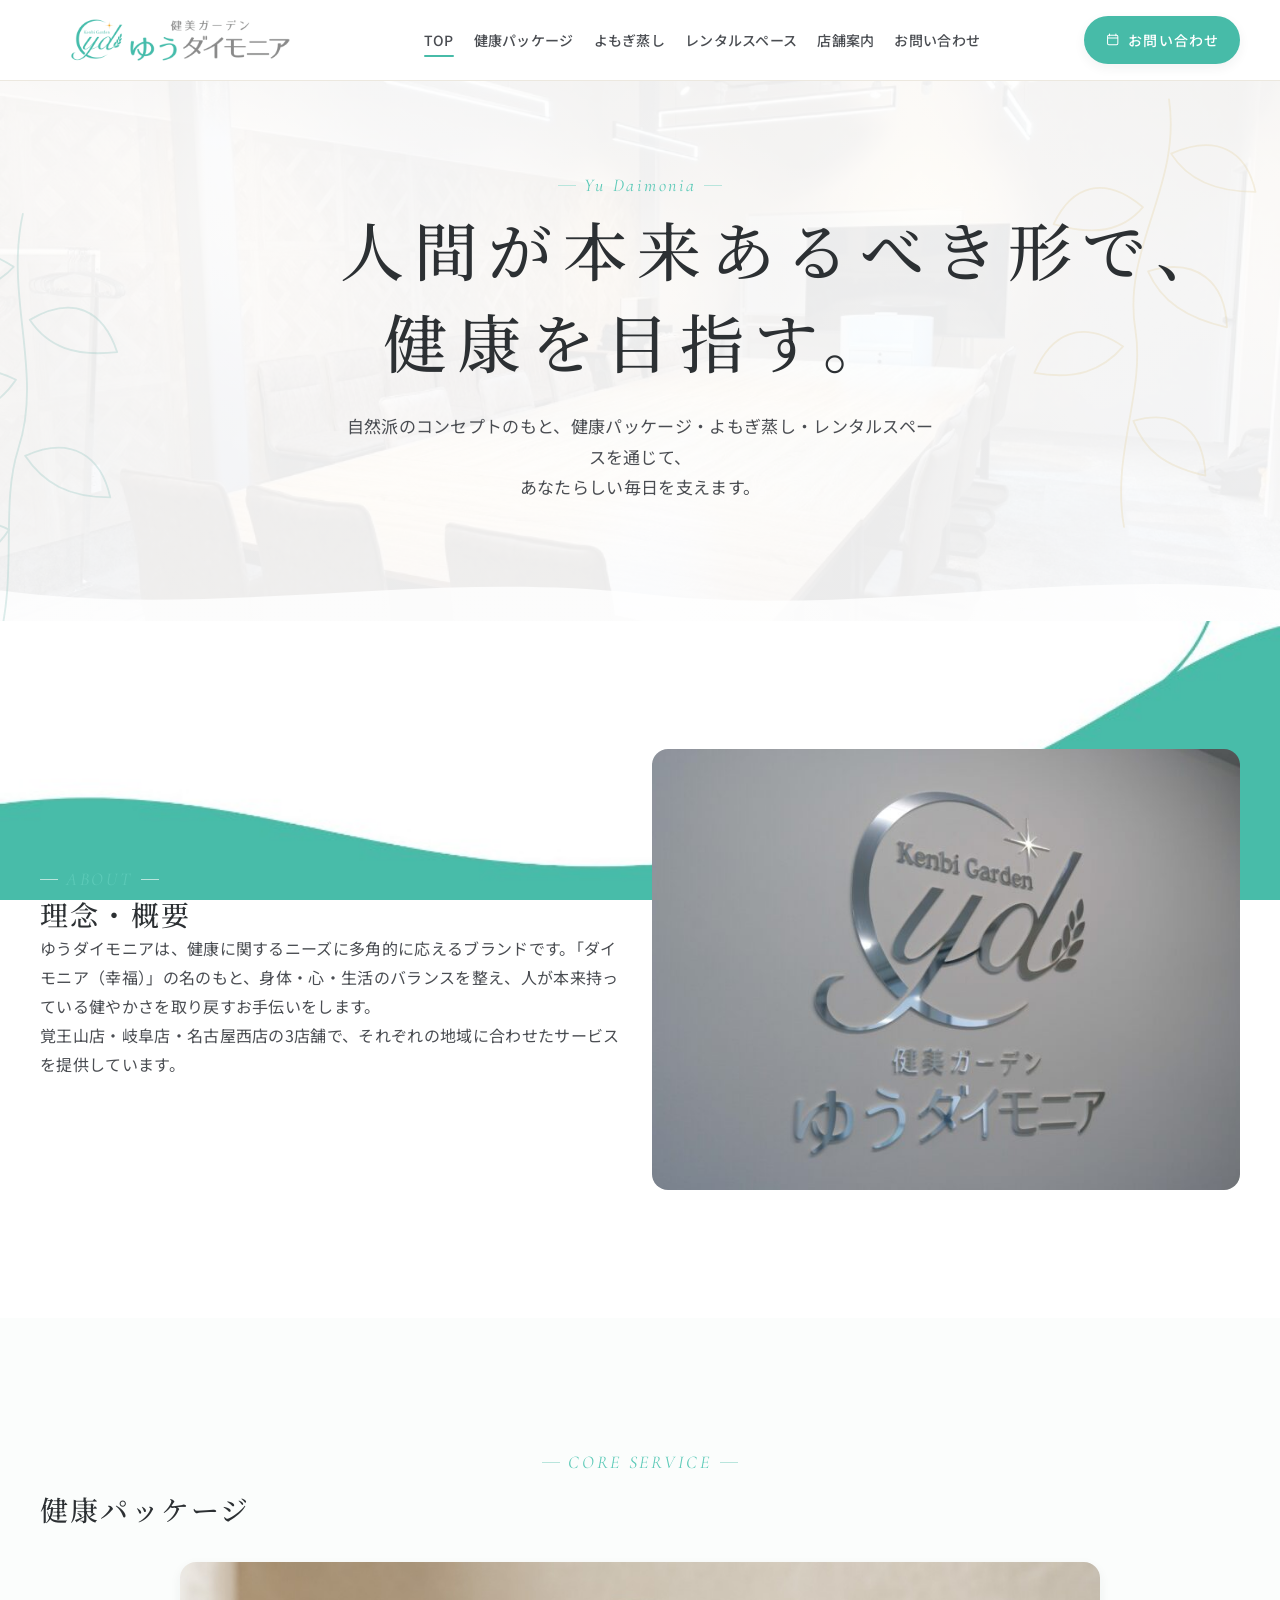
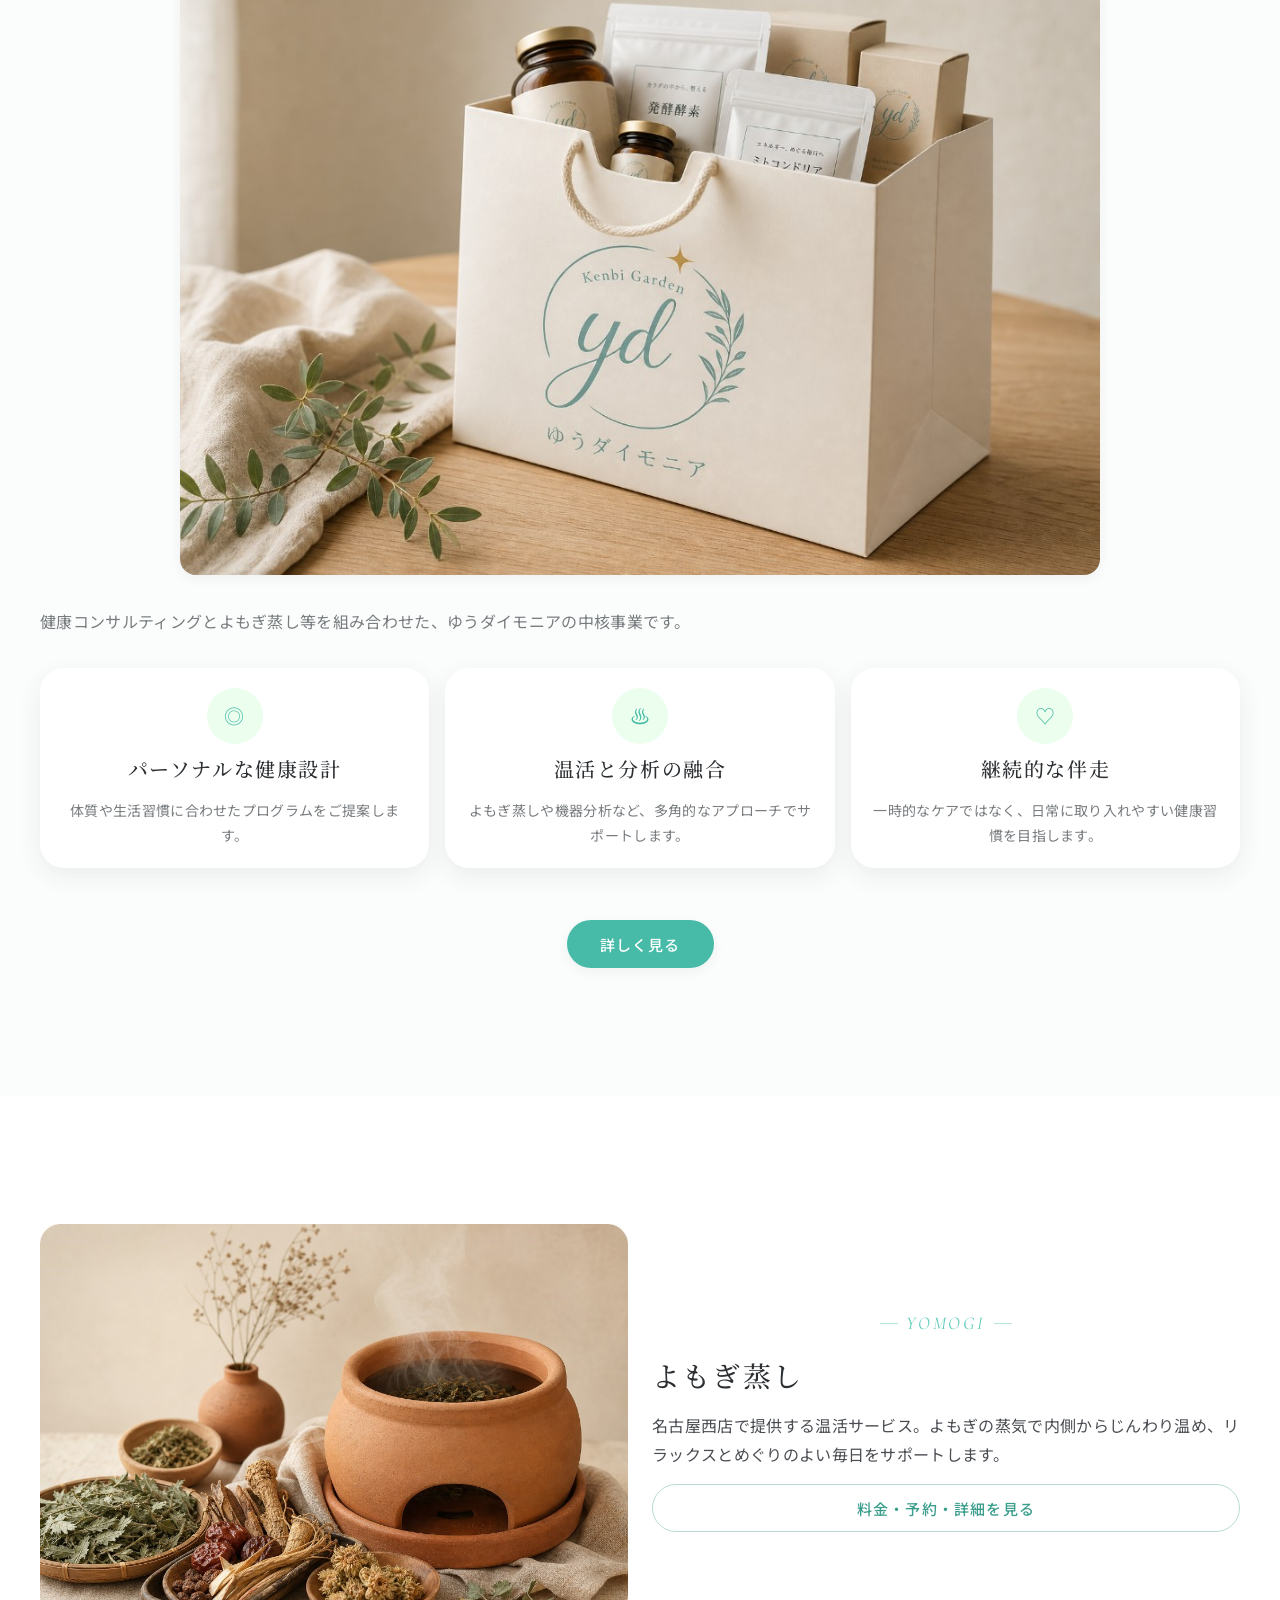
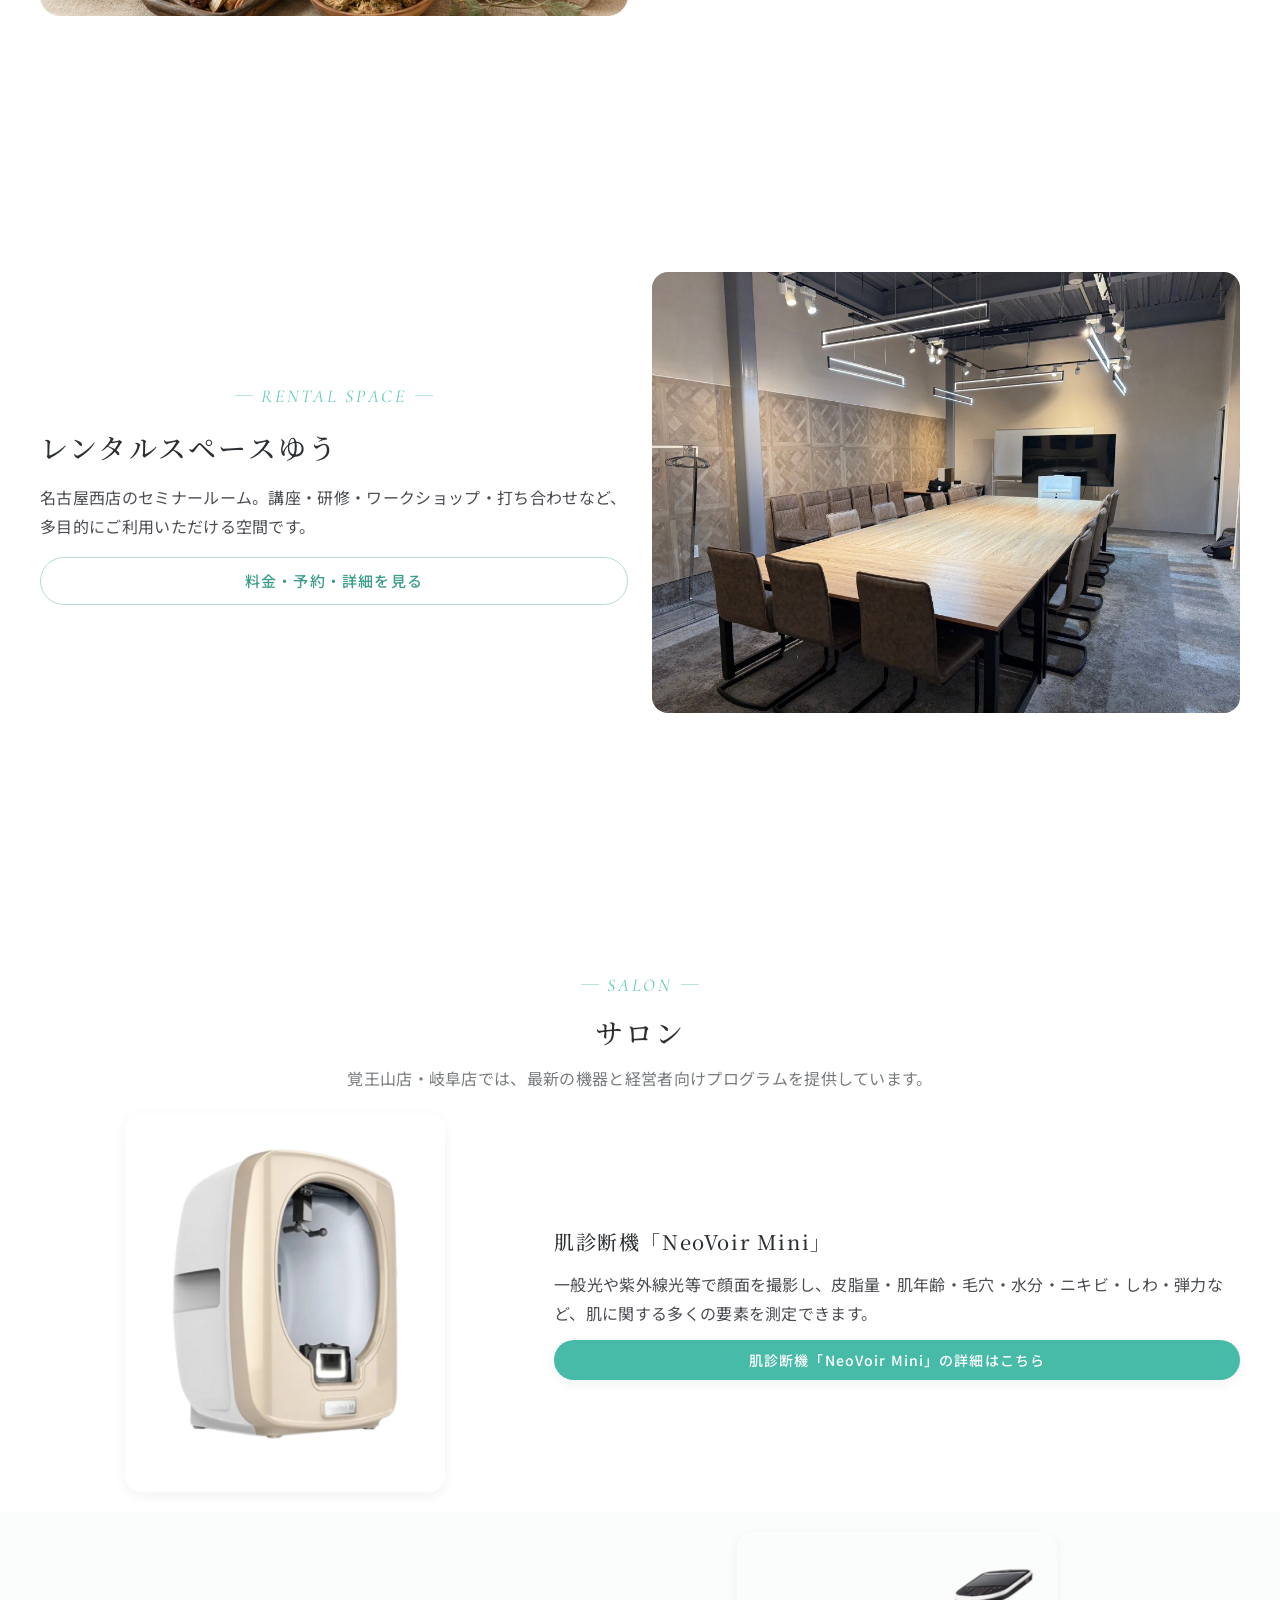
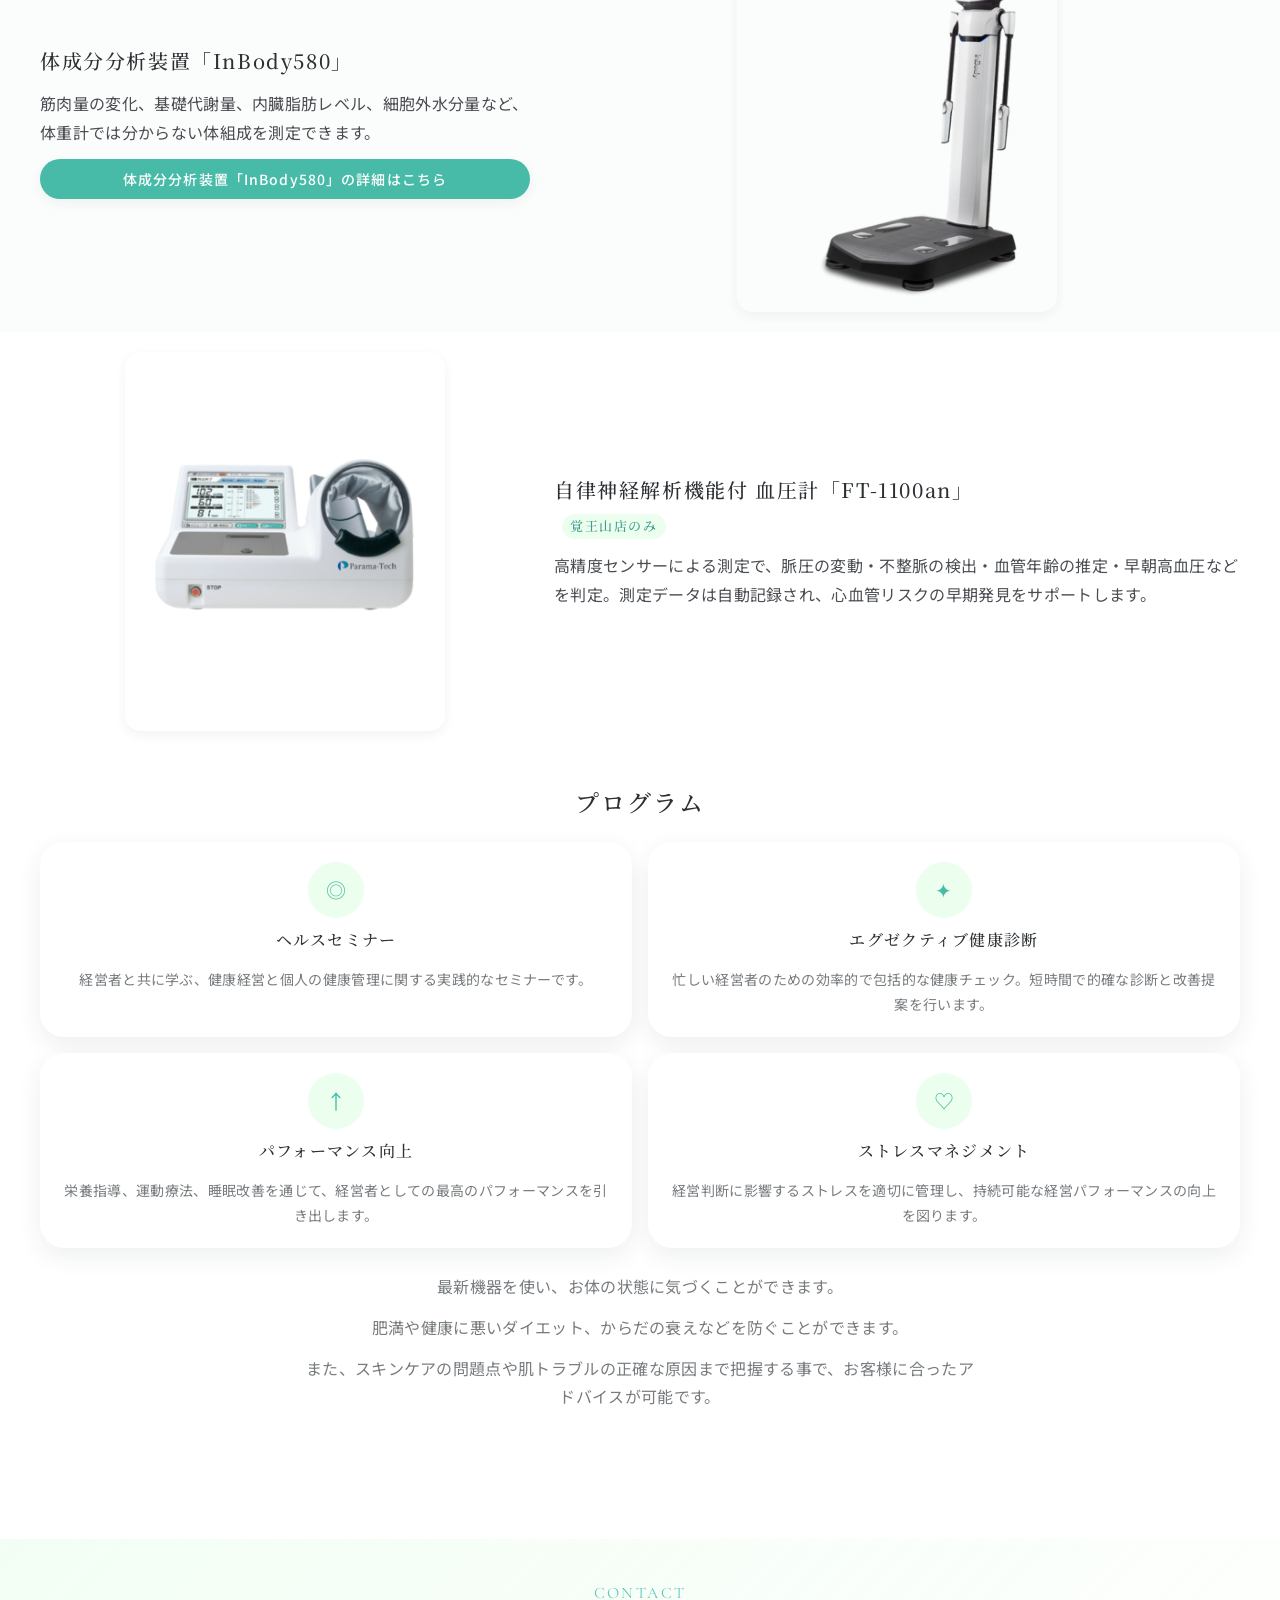
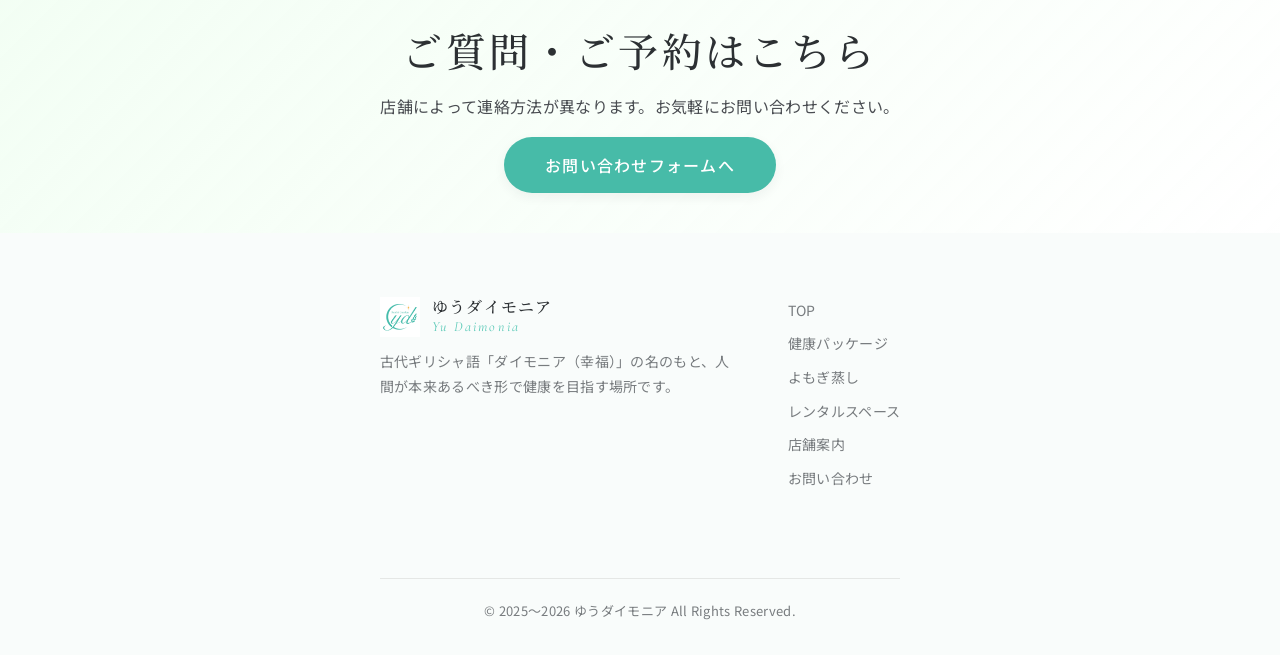
<file: index.html>
<!DOCTYPE html>
<html lang="ja">
<head>
  <meta charset="UTF-8">
  <meta name="viewport" content="width=device-width, initial-scale=1.0">
  <meta http-equiv="X-UA-Compatible" content="IE=edge">
  <title>ゆうダイモニア | 人間本来の健康を目指す</title>
  <meta name="description" content="名古屋・岐阜の健康サロン「ゆうダイモニア」。健康パッケージ・よもぎ蒸し・レンタルスペースを提供しています。">
  <link rel="canonical" href="https://yu-daimonia.com/">
  <meta name="robots" content="index, follow">
  <meta name="format-detection" content="telephone=no">
  <meta property="og:site_name" content="ゆうダイモニア">
  <meta property="og:type" content="website">
  <meta property="og:locale" content="ja_JP">
  <meta property="og:title" content="ゆうダイモニア | 人間本来の健康を目指す">
  <meta property="og:description" content="名古屋・岐阜の健康サロン「ゆうダイモニア」。健康パッケージ・よもぎ蒸し・レンタルスペースを提供しています。">
  <meta property="og:url" content="https://yu-daimonia.com/">
  <meta property="og:image" content="https://yu-daimonia.com/assets/images/ogp.jpg">
  <meta property="og:image:width" content="1200">
  <meta property="og:image:height" content="630">
  <meta name="twitter:card" content="summary_large_image">
  <meta name="twitter:title" content="ゆうダイモニア | 人間本来の健康を目指す">
  <meta name="twitter:description" content="名古屋・岐阜の健康サロン「ゆうダイモニア」。健康パッケージ・よもぎ蒸し・レンタルスペースを提供しています。">
  <meta name="twitter:image" content="https://yu-daimonia.com/assets/images/ogp.jpg">
  <link rel="icon" href="favicon.ico?v=2" sizes="any">
  <link rel="icon" href="apple-touch-icon.png?v=2" type="image/png" sizes="300x300">
  <link rel="apple-touch-icon" href="apple-touch-icon.png">
  <link rel="preconnect" href="https://fonts.googleapis.com">
  <link rel="preconnect" href="https://fonts.gstatic.com" crossorigin>
  <link rel="stylesheet" href="assets/css/style.css">
    <script type="application/ld+json">
{
  "@context": "https://schema.org",
  "@type": "Organization",
  "name": "ゆうダイモニア",
  "url": "https://yu-daimonia.com/",
  "logo": "https://yu-daimonia.com/assets/images/logo.png",
  "description": "名古屋・岐阜の健康サロン。健康パッケージ・よもぎ蒸し・レンタルスペースを提供しています。"
}
</script>
</head>
<body>
  <div class="site-bg-deco" aria-hidden="true"></div>

  <a class="skip-link" href="#main-content">本文へスキップ</a>
  <header class="site-header">
    <div class="site-header__inner">
      <a href="./" class="site-logo site-logo--image" aria-label="ゆうダイモニア ホーム">
        <img class="site-logo__image" src="assets/images/logo.png" alt="ゆうダイモニアロゴ">
      </a>
      <nav class="global-nav" aria-label="グローバルナビゲーション">
        <ul class="global-nav__list">
          <li><a href="./" aria-current="page">TOP</a></li>
          <li><a href="health-package/">健康パッケージ</a></li>
          <li><a href="yomogi/"><span class="phrase-keep">よもぎ蒸し</span></a></li>
          <li><a href="rental-space/">レンタルスペース</a></li>
          <li><a href="shop/">店舗案内</a></li>
          <li><a href="contact/">お問い合わせ</a></li>
        </ul>
      </nav>
      <a href="contact/" class="btn btn--primary btn--pill site-header__cta" aria-label="お問い合わせ">
        <svg class="btn__icon" viewBox="0 0 24 24" aria-hidden="true">
          <path d="M7 3v3M17 3v3M4.5 9.5h15M6 5h12a2 2 0 0 1 2 2v11a2 2 0 0 1-2 2H6a2 2 0 0 1-2-2V7a2 2 0 0 1 2-2Z" fill="none" stroke="currentColor" stroke-width="1.6" stroke-linecap="round"/>
        </svg>
        <span class="site-header__cta-label">お問い合わせ</span>
      </a>
      <button class="hamburger" type="button" aria-label="メニューを開く" aria-expanded="false" aria-controls="mobile-nav">
        <span></span><span></span><span></span>
      </button>
    </div>
  </header>
  <div class="mobile-nav-backdrop" aria-hidden="true"></div>
  <nav class="mobile-nav" id="mobile-nav" aria-label="モバイルナビゲーション">
    <ul class="mobile-nav__list">
      <li><a href="./" aria-current="page">TOP</a></li>
      <li><a href="health-package/">健康パッケージ</a></li>
      <li><a href="yomogi/"><span class="phrase-keep">よもぎ蒸し</span></a></li>
      <li><a href="rental-space/">レンタルスペース</a></li>
      <li><a href="shop/">店舗案内</a></li>
      <li><a href="contact/">お問い合わせ</a></li>
    </ul>
    <a href="contact/" class="btn btn--primary mobile-nav__cta">お問い合わせ</a>
  </nav>
  <main id="main-content">

<section class="home-hero home-hero--brand">
      <div class="home-hero__bg home-hero__bg--brand" aria-hidden="true">
        <video class="home-hero__video" autoplay muted loop playsinline preload="metadata">
          <source src="assets/videos/home-hero-keyvisual.mp4" type="video/mp4">
        </video>
      </div>
      <img class="decoration-leaf home-hero__leaf home-hero__leaf--left" src="assets/svg/leaf-deco-01.svg" alt="" aria-hidden="true">
      <img class="decoration-leaf home-hero__leaf home-hero__leaf--right" src="assets/svg/leaf-deco-02.svg" alt="" aria-hidden="true">
      <div class="home-hero__inner">
        <div class="home-hero__content home-hero__content--intro">
          <p class="home-eyebrow home-hero__intro-item">Yu Daimonia</p>
          <h1 class="home-hero__title home-hero__intro-item">
            <span class="home-hero__title-line">人間が本来あるべき形で、</span><br>
            <span class="home-hero__title-line">健康を目指す。</span>
          </h1>
          <p class="home-hero__lead home-hero__intro-item">自然派のコンセプトのもと、健康パッケージ・<span class="phrase-keep">よもぎ蒸し</span>・レンタルスペースを通じて、<br>あなたらしい毎日を支えます。</p>
        </div>
      </div>
      <div class="wave-divider" aria-hidden="true">
        <svg viewBox="0 0 1440 80" preserveAspectRatio="none">
          <path d="M0,38 C240,76 480,10 720,42 C960,76 1200,6 1440,38 L1440,80 L0,80 Z"/>
        </svg>
      </div>
    </section>

    <section class="brand-about section" data-animate="fade-up">
      <div class="container brand-about__grid">
        <div class="brand-about__text">
          <p class="home-eyebrow">ABOUT</p>
          <h2>理念・概要</h2>
          <p>ゆうダイモニアは、健康に関するニーズに多角的に応えるブランドです。「ダイモニア（幸福）」の名のもと、身体・心・生活のバランスを整え、人が本来持っている健やかさを取り戻すお手伝いをします。</p>
          <p>覚王山店・岐阜店・名古屋西店の3店舗で、それぞれの地域に合わせたサービスを提供しています。</p>
        </div>
        <div class="brand-about__visual">
          <img src="assets/images/brand-story.jpg" alt="ゆうダイモニアの理念をイメージした写真" width="768" height="512" loading="lazy">
        </div>
      </div>
    </section>

    <section class="brand-service section brand-service--health section--soft" data-animate="fade-up">
      <div class="container brand-service-health">
        <header class="brand-service-health__head">
          <p class="home-eyebrow">CORE SERVICE</p>
          <h2>健康パッケージ</h2>
        </header>
        <figure class="brand-service-health__media">
          <img src="assets/images/health-package-main.png" alt="ゆうダイモニアの健康パッケージ。サプリメントや温活用品を添えたギフトバッグ" width="1024" height="682" loading="lazy">
        </figure>
        <p class="brand-service-health__lead">健康コンサルティングと<span class="phrase-keep">よもぎ蒸し</span>等を組み合わせた、ゆうダイモニアの中核事業です。</p>
        <div class="brand-feature-grid brand-feature-grid--health">
          <article class="feature-card">
            <div class="feature-card__icon" aria-hidden="true">◎</div>
            <h3 class="feature-card__title">パーソナルな健康設計</h3>
            <p class="feature-card__text">体質や生活習慣に合わせたプログラムをご提案します。</p>
          </article>
          <article class="feature-card">
            <div class="feature-card__icon" aria-hidden="true">♨</div>
            <h3 class="feature-card__title">温活と分析の融合</h3>
            <p class="feature-card__text"><span class="phrase-keep">よもぎ蒸し</span>や機器分析など、多角的なアプローチでサポートします。</p>
          </article>
          <article class="feature-card">
            <div class="feature-card__icon" aria-hidden="true">♡</div>
            <h3 class="feature-card__title">継続的な伴走</h3>
            <p class="feature-card__text">一時的なケアではなく、日常に取り入れやすい健康習慣を目指します。</p>
          </article>
        </div>
        <p class="brand-service__action">
          <a href="health-package/" class="btn btn--primary">詳しく見る</a>
        </p>
      </div>
    </section>

    <section class="brand-service section brand-service--split" data-animate="split">
      <div class="container brand-service-split">
        <div class="brand-service-split__media">
          <img src="assets/images/kanpou-steam-main.jpg" alt="よもぎ蒸しの蒸気が立ちのぼる写真" width="640" height="480" loading="lazy">
        </div>
        <div class="brand-service-split__body">
          <p class="home-eyebrow">YOMOGI</p>
          <h2><span class="phrase-keep">よもぎ蒸し</span></h2>
          <p>名古屋西店で提供する温活サービス。よもぎの蒸気で内側からじんわり温め、リラックスとめぐりのよい毎日をサポートします。</p>
          <a href="yomogi/" class="btn btn--ghost">料金・予約・詳細を見る</a>
        </div>
      </div>
    </section>

    <section class="brand-service section brand-service--split brand-service--split-reverse" data-animate="split">
      <div class="container brand-service-split">
        <div class="brand-service-split__media">
          <img src="assets/images/room01.jpg" alt="セミナールームの室内写真" width="640" height="480" loading="lazy">
        </div>
        <div class="brand-service-split__body">
          <p class="home-eyebrow">RENTAL SPACE</p>
          <h2>レンタルスペースゆう</h2>
          <p>名古屋西店のセミナールーム。講座・研修・ワークショップ・打ち合わせなど、多目的にご利用いただける空間です。</p>
          <a href="rental-space/" class="btn btn--ghost">料金・予約・詳細を見る</a>
        </div>
      </div>
    </section>

    <?php

declare(strict_types=1);
?>
    <section class="section home-salon" id="salon">
      <div class="container home-salon__head">
        <p class="home-eyebrow">SALON</p>
        <h2>サロン</h2>
        <p class="home-salon__intro">覚王山店・岐阜店では、最新の機器と経営者向けプログラムを提供しています。</p>
      </div>

      <div class="home-salon-equipment">
        <div class="home-salon-equipment__item section brand-service--split" data-animate="split">
          <div class="container brand-service-split">
            <div class="brand-service-split__media">
              <img src="assets/images/salon-neovoir-mini.png" alt="肌診断機 NeoVoir Mini" width="350" height="415" loading="lazy">
            </div>
            <div class="brand-service-split__body">
              <h3 class="home-salon-equipment__title">肌診断機「NeoVoir Mini」</h3>
              <p>一般光や紫外線光等で顔面を撮影し、皮脂量・肌年齢・毛穴・水分・ニキビ・しわ・弾力など、肌に関する多くの要素を測定できます。</p>
              <a href="https://neovoir.com/lp/neom/" class="btn btn--primary btn--sm" target="_blank" rel="noopener noreferrer">肌診断機「NeoVoir Mini」の詳細はこちら</a>
            </div>
          </div>
        </div>

        <div class="home-salon-equipment__item section section--soft brand-service--split brand-service--split-reverse" data-animate="split">
          <div class="container brand-service-split">
            <div class="brand-service-split__media">
              <img src="assets/images/salon-inbody580.png" alt="体成分分析装置 InBody580" width="350" height="415" loading="lazy">
            </div>
            <div class="brand-service-split__body">
              <h3 class="home-salon-equipment__title">体成分分析装置「InBody580」</h3>
              <p>筋肉量の変化、基礎代謝量、内臓脂肪レベル、細胞外水分量など、体重計では分からない体組成を測定できます。</p>
              <a href="https://inbody.co.jp/inbody-580/" class="btn btn--primary btn--sm" target="_blank" rel="noopener noreferrer">体成分分析装置「InBody580」の詳細はこちら</a>
            </div>
          </div>
        </div>

        <div class="home-salon-equipment__item section brand-service--split" data-animate="split">
          <div class="container brand-service-split">
            <div class="brand-service-split__media">
              <img src="assets/images/salon-ft-1100an.png" alt="自律神経解析機能付 血圧計 FT-1100an" width="350" height="415" loading="lazy">
            </div>
            <div class="brand-service-split__body">
              <h3 class="home-salon-equipment__title">
                自律神経解析機能付 血圧計「FT-1100an」
                <span class="shop-badge">覚王山店のみ</span>
              </h3>
              <p>高精度センサーによる測定で、脈圧の変動・不整脈の検出・血管年齢の推定・早朝高血圧などを判定。測定データは自動記録され、心血管リスクの早期発見をサポートします。</p>
            </div>
          </div>
        </div>
      </div>

      <div class="container home-salon__programs" data-animate="fade-up">
        <h3 class="home-salon__programs-title">プログラム</h3>
        <div class="brand-feature-grid brand-feature-grid--salon">
          <article class="feature-card home-salon-program-card">
            <div class="feature-card__icon" aria-hidden="true">◎</div>
            <h4 class="feature-card__title">ヘルスセミナー</h4>
            <p class="feature-card__text">経営者と共に学ぶ、健康経営と個人の健康管理に関する実践的なセミナーです。</p>
          </article>
          <article class="feature-card home-salon-program-card">
            <div class="feature-card__icon" aria-hidden="true">✦</div>
            <h4 class="feature-card__title">エグゼクティブ健康診断</h4>
            <p class="feature-card__text">忙しい経営者のための効率的で包括的な健康チェック。短時間で的確な診断と改善提案を行います。</p>
          </article>
          <article class="feature-card home-salon-program-card">
            <div class="feature-card__icon" aria-hidden="true">↑</div>
            <h4 class="feature-card__title">パフォーマンス向上</h4>
            <p class="feature-card__text">栄養指導、運動療法、睡眠改善を通じて、経営者としての最高のパフォーマンスを引き出します。</p>
          </article>
          <article class="feature-card home-salon-program-card">
            <div class="feature-card__icon" aria-hidden="true">♡</div>
            <h4 class="feature-card__title">ストレスマネジメント</h4>
            <p class="feature-card__text">経営判断に影響するストレスを適切に管理し、持続可能な経営パフォーマンスの向上を図ります。</p>
          </article>
        </div>
      </div>

      <div class="container home-salon__summary">
        <p>最新機器を使い、お体の状態に気づくことができます。</p>
        <p>肥満や健康に悪いダイエット、からだの衰えなどを防ぐことができます。</p>
        <p>また、スキンケアの問題点や肌トラブルの正確な原因まで把握する事で、お客様に合ったアドバイスが可能です。</p>
      </div>
    </section>


<section class="page-cta" data-animate="fade-up">
  <div class="container page-cta__inner">
    <p class="page-cta__eyebrow">CONTACT</p>
    <h2>ご質問・ご予約はこちら</h2>
    <p>店舗によって連絡方法が異なります。お気軽にお問い合わせください。</p>
    <a href="contact/" class="btn btn--primary btn--lg">お問い合わせフォームへ</a>
  </div>
</section>

  </main>
  <footer class="site-footer">
    <div class="site-footer__inner">
      <div class="site-footer__brand">
        <a href="./" class="site-logo" aria-label="ゆうダイモニア ホーム">
          <img class="site-logo__mark site-logo__mark--image" src="assets/images/kenbi-garden-mark.png" alt="健美ガーデン" width="40" height="40">
          <span class="site-logo__name-jp">ゆうダイモニア</span>
          <span class="site-logo__name-en">Yu Daimonia</span>
        </a>
        <p class="site-footer__tagline">古代ギリシャ語「ダイモニア（幸福）」の名のもと、人間が本来あるべき形で健康を目指す場所です。</p>
      </div>
      <nav class="site-footer__nav" aria-label="フッターナビゲーション">
        <ul>
          <li><a href="./">TOP</a></li>
          <li><a href="health-package/">健康パッケージ</a></li>
          <li><a href="yomogi/"><span class="phrase-keep">よもぎ蒸し</span></a></li>
          <li><a href="rental-space/">レンタルスペース</a></li>
          <li><a href="shop/">店舗案内</a></li>
          <li><a href="contact/">お問い合わせ</a></li>
        </ul>
      </nav>
      <div class="site-footer__bottom">
        <p>© <span data-copyright-range data-copyright-start="2025">2025</span> ゆうダイモニア All Rights Reserved.</p>
      </div>
    </div>
  </footer>
  <script src="assets/js/main.js" defer></script>
</body>
</html>
</file>
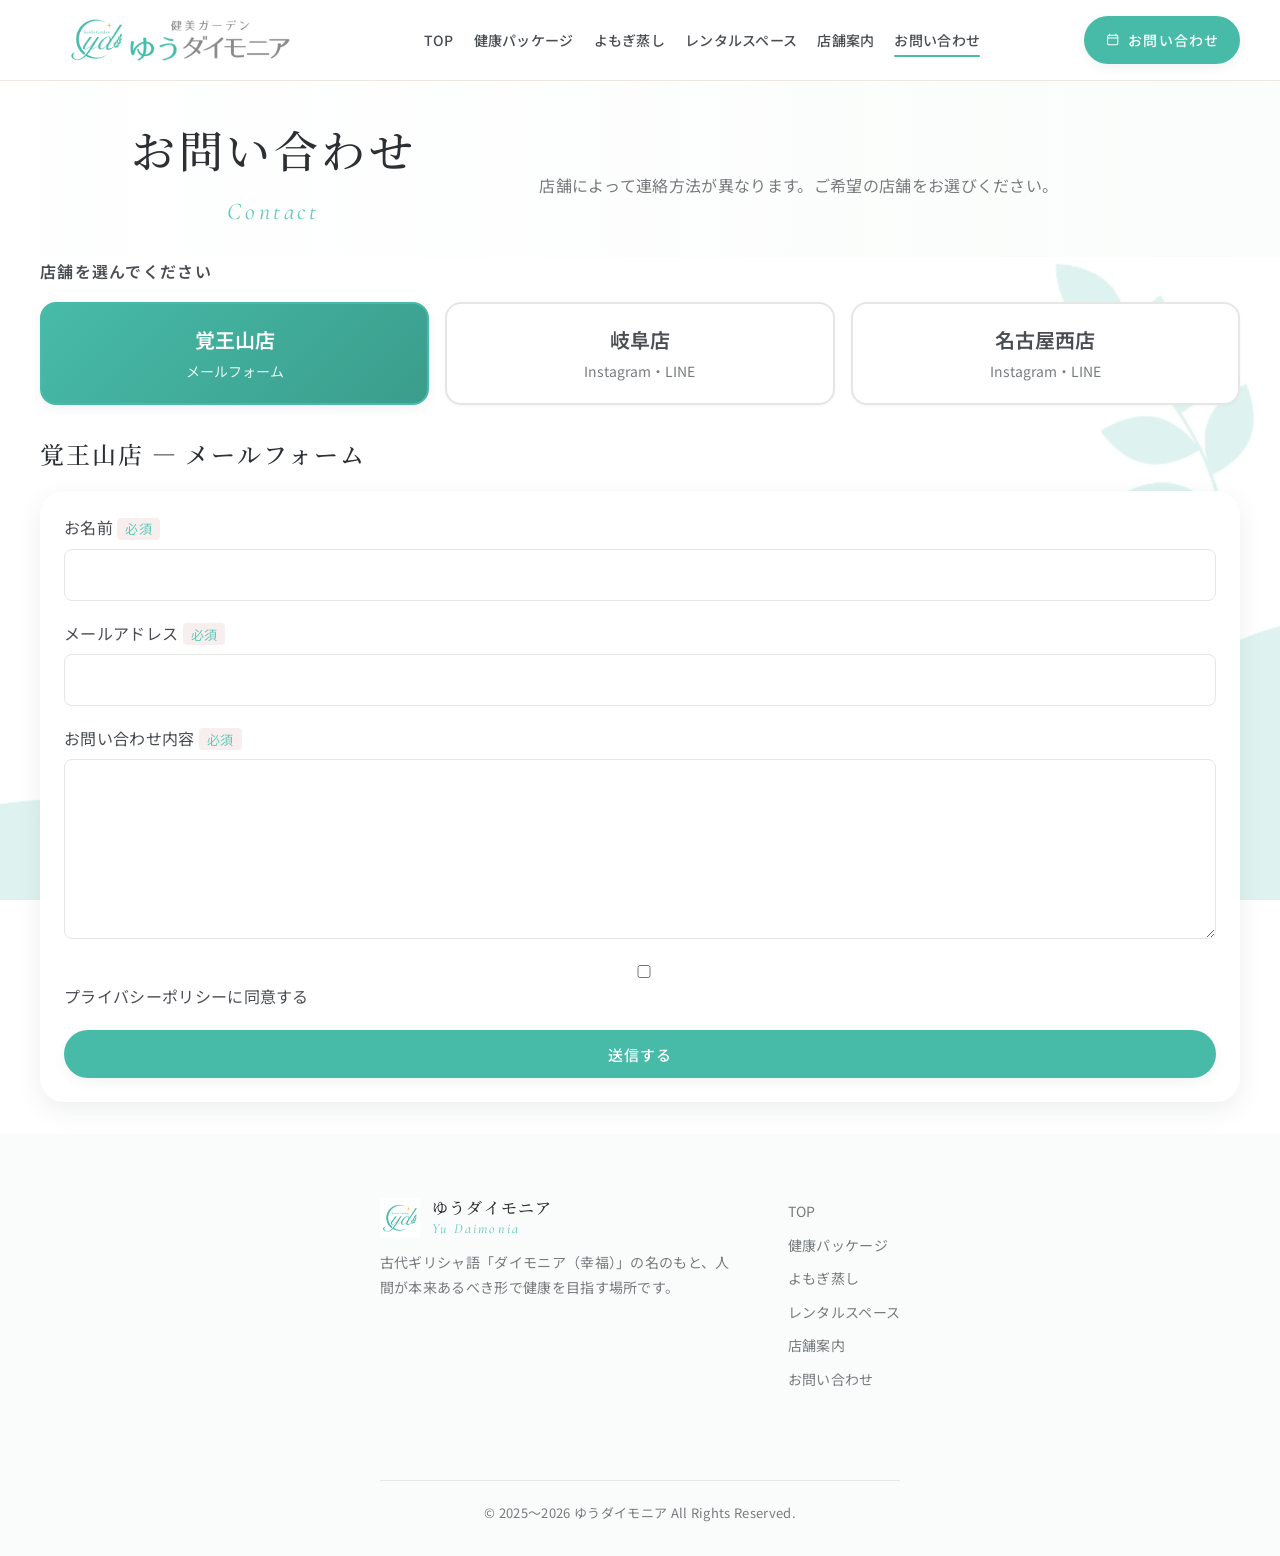
<file: contact/index.html>
<!DOCTYPE html>
<html lang="ja">
<head>
  <meta charset="UTF-8">
  <meta name="viewport" content="width=device-width, initial-scale=1.0">
  <meta http-equiv="X-UA-Compatible" content="IE=edge">
  <title>お問い合わせ | ゆうダイモニア</title>
  <meta name="description" content="ゆうダイモニアへのお問い合わせ・ご予約はこちら。店舗によって連絡方法が異なります。">
  <link rel="canonical" href="https://yu-daimonia.com/contact/">
  <meta name="robots" content="index, follow">
  <meta name="format-detection" content="telephone=no">
  <meta property="og:site_name" content="ゆうダイモニア">
  <meta property="og:type" content="website">
  <meta property="og:locale" content="ja_JP">
  <meta property="og:title" content="お問い合わせ | ゆうダイモニア">
  <meta property="og:description" content="ゆうダイモニアへのお問い合わせ・ご予約はこちら。店舗によって連絡方法が異なります。">
  <meta property="og:url" content="https://yu-daimonia.com/contact/">
  <meta property="og:image" content="https://yu-daimonia.com/assets/images/ogp.jpg">
  <meta property="og:image:width" content="1200">
  <meta property="og:image:height" content="630">
  <meta name="twitter:card" content="summary_large_image">
  <meta name="twitter:title" content="お問い合わせ | ゆうダイモニア">
  <meta name="twitter:description" content="ゆうダイモニアへのお問い合わせ・ご予約はこちら。店舗によって連絡方法が異なります。">
  <meta name="twitter:image" content="https://yu-daimonia.com/assets/images/ogp.jpg">
  <link rel="icon" href="../favicon.ico?v=2" sizes="any">
  <link rel="icon" href="../apple-touch-icon.png?v=2" type="image/png" sizes="300x300">
  <link rel="apple-touch-icon" href="../apple-touch-icon.png">
  <link rel="preconnect" href="https://fonts.googleapis.com">
  <link rel="preconnect" href="https://fonts.gstatic.com" crossorigin>
  <link rel="stylesheet" href="../assets/css/style.css">
  
</head>
<body>
  <div class="site-bg-deco" aria-hidden="true"></div>

  <a class="skip-link" href="#main-content">本文へスキップ</a>
  <header class="site-header">
    <div class="site-header__inner">
      <a href="../" class="site-logo site-logo--image" aria-label="ゆうダイモニア ホーム">
        <img class="site-logo__image" src="../assets/images/logo.png" alt="ゆうダイモニアロゴ">
      </a>
      <nav class="global-nav" aria-label="グローバルナビゲーション">
        <ul class="global-nav__list">
          <li><a href="../">TOP</a></li>
          <li><a href="../health-package/">健康パッケージ</a></li>
          <li><a href="../yomogi/"><span class="phrase-keep">よもぎ蒸し</span></a></li>
          <li><a href="../rental-space/">レンタルスペース</a></li>
          <li><a href="../shop/">店舗案内</a></li>
          <li><a href="../contact/" aria-current="page">お問い合わせ</a></li>
        </ul>
      </nav>
      <a href="../contact/" class="btn btn--primary btn--pill site-header__cta" aria-label="お問い合わせ">
        <svg class="btn__icon" viewBox="0 0 24 24" aria-hidden="true">
          <path d="M7 3v3M17 3v3M4.5 9.5h15M6 5h12a2 2 0 0 1 2 2v11a2 2 0 0 1-2 2H6a2 2 0 0 1-2-2V7a2 2 0 0 1 2-2Z" fill="none" stroke="currentColor" stroke-width="1.6" stroke-linecap="round"/>
        </svg>
        <span class="site-header__cta-label">お問い合わせ</span>
      </a>
      <button class="hamburger" type="button" aria-label="メニューを開く" aria-expanded="false" aria-controls="mobile-nav">
        <span></span><span></span><span></span>
      </button>
    </div>
  </header>
  <div class="mobile-nav-backdrop" aria-hidden="true"></div>
  <nav class="mobile-nav" id="mobile-nav" aria-label="モバイルナビゲーション">
    <ul class="mobile-nav__list">
      <li><a href="../">TOP</a></li>
      <li><a href="../health-package/">健康パッケージ</a></li>
      <li><a href="../yomogi/"><span class="phrase-keep">よもぎ蒸し</span></a></li>
      <li><a href="../rental-space/">レンタルスペース</a></li>
      <li><a href="../shop/">店舗案内</a></li>
      <li><a href="../contact/" aria-current="page">お問い合わせ</a></li>
    </ul>
    <a href="../contact/" class="btn btn--primary mobile-nav__cta">お問い合わせ</a>
  </nav>
  <main id="main-content">

<section class="page-hero page-hero--simple">
      <div class="container page-hero__inner">
        <div class="section-heading">
          <h1 class="section-heading__jp">お問い合わせ</h1>
          <p class="section-heading__en">Contact</p>
        </div>
        <p class="page-hero__lead">店舗によって連絡方法が異なります。ご希望の店舗をお選びください。</p>
      </div>
    </section>

    <section class="section contact-main">
      <div class="container">
        <div class="contact-shop-select">
          <p class="contact-tabs__label" id="contact-tabs-label">店舗を選んでください</p>
          <div class="contact-tabs" role="tablist" aria-labelledby="contact-tabs-label">
            <button class="contact-tab is-active" type="button" role="tab" aria-selected="true" data-contact-tab="sakae">
              <span class="contact-tab__name">覚王山店</span>
              <span class="contact-tab__note">メールフォーム</span>
            </button>
            <button class="contact-tab" type="button" role="tab" aria-selected="false" data-contact-tab="gifu">
              <span class="contact-tab__name">岐阜店</span>
              <span class="contact-tab__note">Instagram・LINE</span>
            </button>
            <button class="contact-tab" type="button" role="tab" aria-selected="false" data-contact-tab="nishi">
              <span class="contact-tab__name">名古屋西店</span>
              <span class="contact-tab__note">Instagram・LINE</span>
            </button>
          </div>
        </div>

        <div class="contact-panel is-active" data-contact-panel="sakae" role="tabpanel">
          <h2>覚王山店 — メールフォーム</h2>
          <form class="contact-form card" id="contact-form" data-contact-form action="#" method="post">
            <div class="form-field">
              <label for="name">お名前 <span class="form-required">必須</span></label>
              <input type="text" id="name" name="name" required autocomplete="name">
            </div>
            <div class="form-field">
              <label for="email">メールアドレス <span class="form-required">必須</span></label>
              <input type="email" id="email" name="email" required autocomplete="email">
            </div>
            <div class="form-field">
              <label for="message">お問い合わせ内容 <span class="form-required">必須</span></label>
              <textarea id="message" name="message" rows="6" required></textarea>
            </div>
            <div class="form-field form-field--checkbox">
              <label><input type="checkbox" name="privacy" required> プライバシーポリシーに同意する</label>
            </div>
            <!-- TODO: 本番環境ではPHP（mail()またはSMTP）で覚王山店宛に送信 -->
            <button type="submit" class="btn btn--primary">送信する</button>
          </form>
        </div>

        <div class="contact-panel" data-contact-panel="gifu" role="tabpanel" hidden>
          <h2>岐阜店 — SNS / LINE</h2>
          <div class="contact-sns card">
            <p>岐阜店へのお問い合わせは、以下よりご連絡ください。</p>
            <ul class="contact-sns__list">
              <li>
                <strong>Instagram DM</strong>
                <p><a href="https://www.instagram.com/yu.daimonia.gifu/" target="_blank" rel="noopener noreferrer">@yu.daimonia.gifu</a> へDMをお送りください</p>
                <a href="https://www.instagram.com/yu.daimonia.gifu/" class="btn btn--outline btn--sm" target="_blank" rel="noopener noreferrer">Instagramを開く</a>
              </li>
              <li>
                <strong>公式LINE</strong>
                <p>LINEでお気軽にメッセージをどうぞ</p>
                <a href="https://line.me/R/ti/p/@896ytmmh" class="btn btn--outline btn--sm" target="_blank" rel="noopener noreferrer">LINEを開く</a>
              </li>
            </ul>
          </div>
        </div>

        <div class="contact-panel" data-contact-panel="nishi" role="tabpanel" hidden>
          <h2>名古屋西店 — SNS / LINE</h2>
          <div class="contact-sns card">
            <p>名古屋西店へのお問い合わせは、以下よりご連絡ください。</p>
            <ul class="contact-sns__list">
              <li>
                <strong>Instagram DM</strong>
                <p>@アカウント名 へDMをお送りください</p>
                <!-- TODO: 名古屋西店Instagram URL確定後に更新 -->
                <a href="#" class="btn btn--outline btn--sm">Instagramを開く</a>
              </li>
              <li>
                <strong>公式LINE</strong>
                <p>LINEでお気軽にメッセージをどうぞ</p>
                <!-- TODO: 名古屋西店LINE URL確定後に更新 -->
                <a href="#" class="btn btn--outline btn--sm">LINEを開く</a>
              </li>
            </ul>
          </div>
        </div>
      </div>
    </section>

  </main>
  <footer class="site-footer">
    <div class="site-footer__inner">
      <div class="site-footer__brand">
        <a href="../" class="site-logo" aria-label="ゆうダイモニア ホーム">
          <img class="site-logo__mark site-logo__mark--image" src="../assets/images/kenbi-garden-mark.png" alt="健美ガーデン" width="40" height="40">
          <span class="site-logo__name-jp">ゆうダイモニア</span>
          <span class="site-logo__name-en">Yu Daimonia</span>
        </a>
        <p class="site-footer__tagline">古代ギリシャ語「ダイモニア（幸福）」の名のもと、人間が本来あるべき形で健康を目指す場所です。</p>
      </div>
      <nav class="site-footer__nav" aria-label="フッターナビゲーション">
        <ul>
          <li><a href="../">TOP</a></li>
          <li><a href="../health-package/">健康パッケージ</a></li>
          <li><a href="../yomogi/"><span class="phrase-keep">よもぎ蒸し</span></a></li>
          <li><a href="../rental-space/">レンタルスペース</a></li>
          <li><a href="../shop/">店舗案内</a></li>
          <li><a href="../contact/">お問い合わせ</a></li>
        </ul>
      </nav>
      <div class="site-footer__bottom">
        <p>© <span data-copyright-range data-copyright-start="2025">2025</span> ゆうダイモニア All Rights Reserved.</p>
      </div>
    </div>
  </footer>
  <script src="../assets/js/main.js" defer></script>
</body>
</html>
</file>
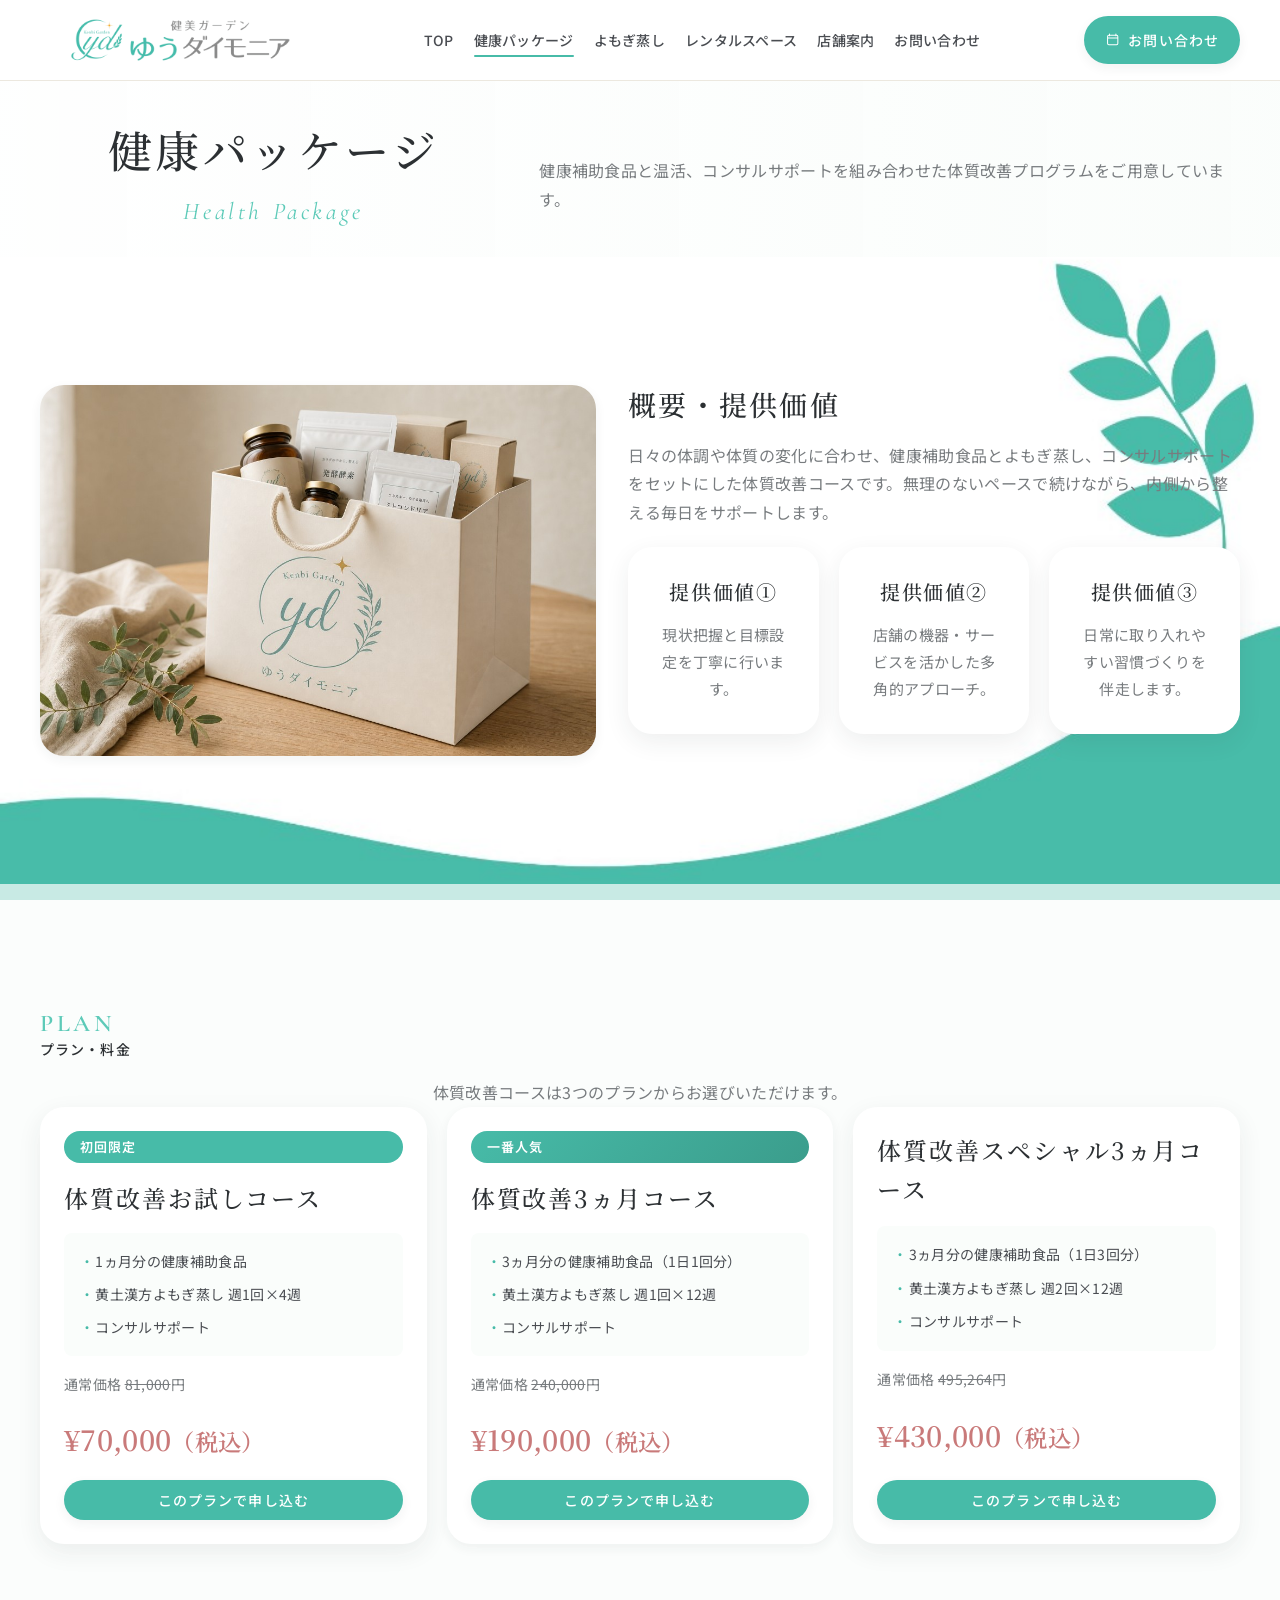
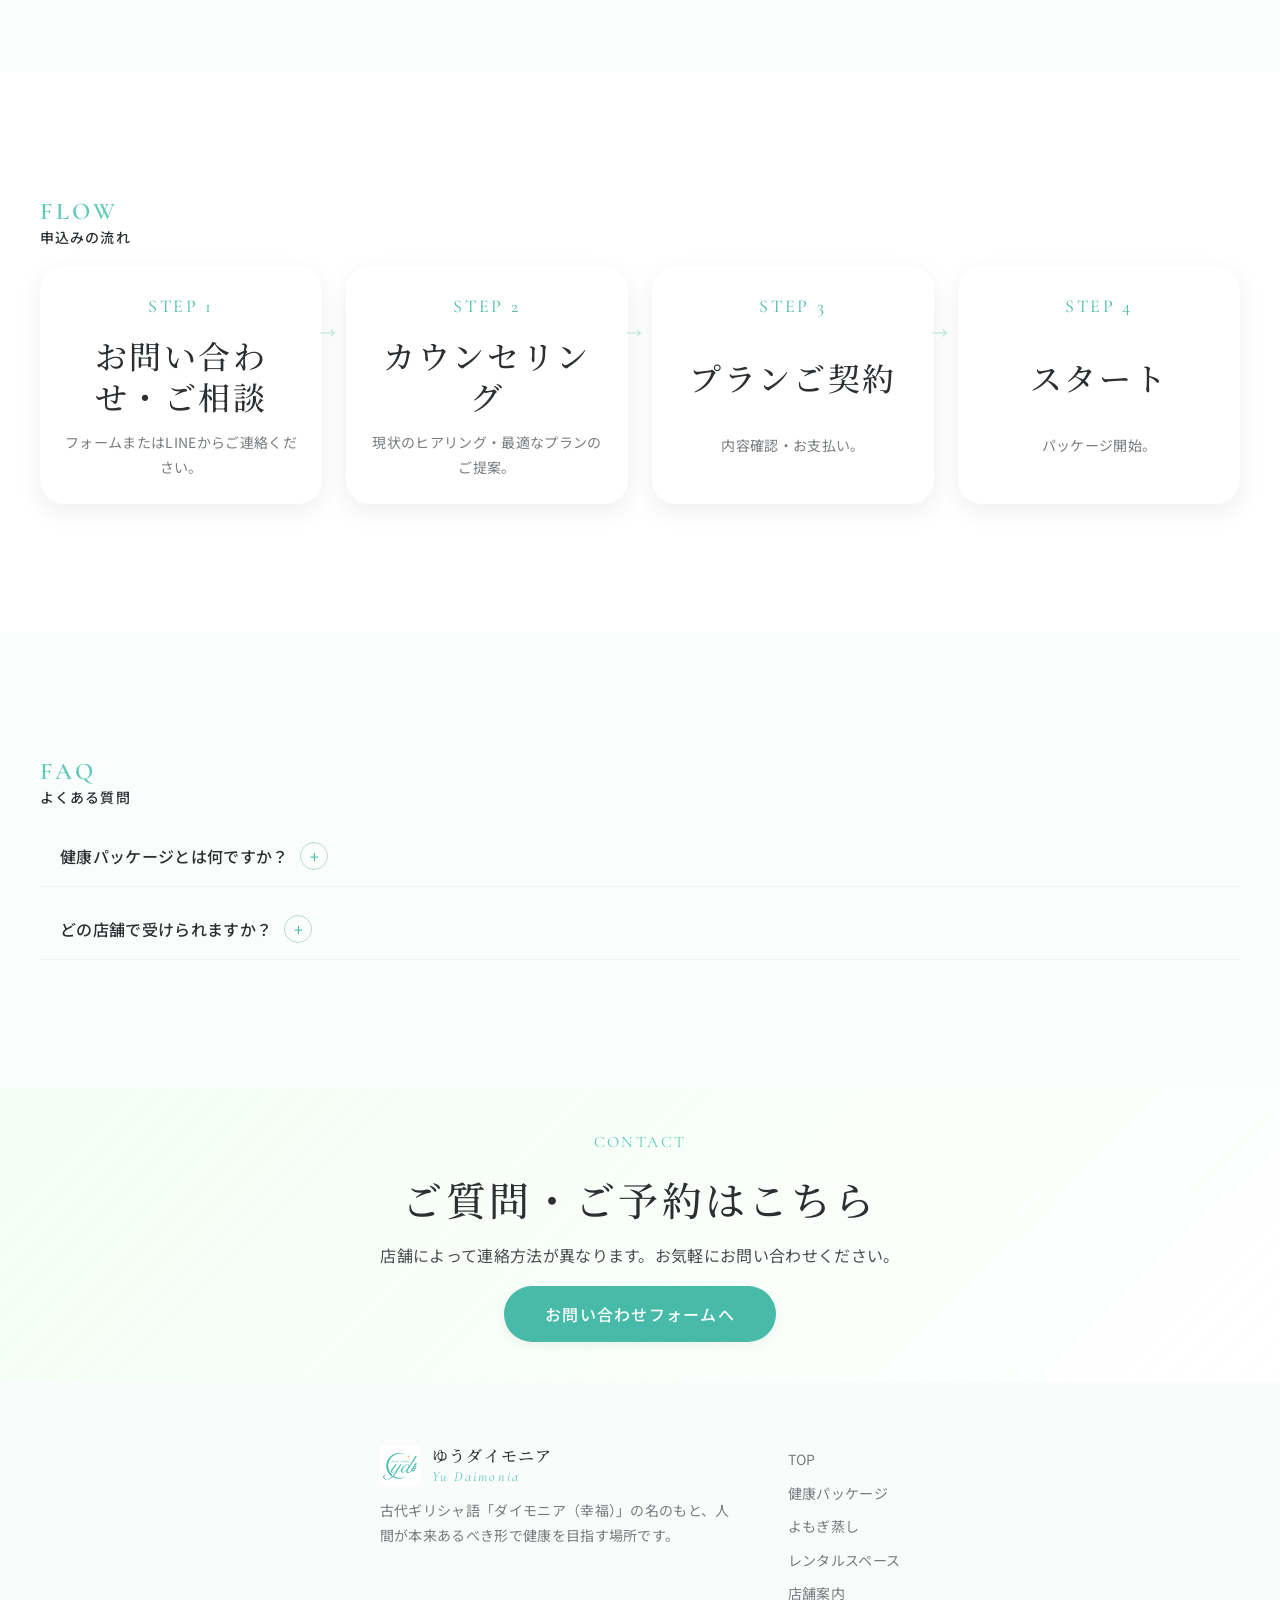
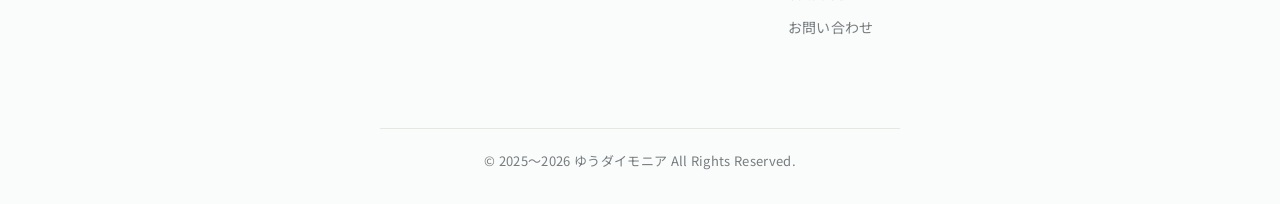
<file: health-package/index.html>
<!DOCTYPE html>
<html lang="ja">
<head>
  <meta charset="UTF-8">
  <meta name="viewport" content="width=device-width, initial-scale=1.0">
  <meta http-equiv="X-UA-Compatible" content="IE=edge">
  <title>健康パッケージ | ゆうダイモニア</title>
  <meta name="description" content="健康補助食品とよもぎ蒸し・コンサルサポートを組み合わせた体質改善コース。お試し・3ヶ月・スペシャル3ヶ月の3プランをご用意しています。">
  <link rel="canonical" href="https://yu-daimonia.com/health-package/">
  <meta name="robots" content="index, follow">
  <meta name="format-detection" content="telephone=no">
  <meta property="og:site_name" content="ゆうダイモニア">
  <meta property="og:type" content="website">
  <meta property="og:locale" content="ja_JP">
  <meta property="og:title" content="健康パッケージ | ゆうダイモニア">
  <meta property="og:description" content="健康補助食品とよもぎ蒸し・コンサルサポートを組み合わせた体質改善コース。お試し・3ヶ月・スペシャル3ヶ月の3プランをご用意しています。">
  <meta property="og:url" content="https://yu-daimonia.com/health-package/">
  <meta property="og:image" content="https://yu-daimonia.com/assets/images/ogp.jpg">
  <meta property="og:image:width" content="1200">
  <meta property="og:image:height" content="630">
  <meta name="twitter:card" content="summary_large_image">
  <meta name="twitter:title" content="健康パッケージ | ゆうダイモニア">
  <meta name="twitter:description" content="健康補助食品とよもぎ蒸し・コンサルサポートを組み合わせた体質改善コース。お試し・3ヶ月・スペシャル3ヶ月の3プランをご用意しています。">
  <meta name="twitter:image" content="https://yu-daimonia.com/assets/images/ogp.jpg">
  <link rel="icon" href="../favicon.ico?v=2" sizes="any">
  <link rel="icon" href="../apple-touch-icon.png?v=2" type="image/png" sizes="300x300">
  <link rel="apple-touch-icon" href="../apple-touch-icon.png">
  <link rel="preconnect" href="https://fonts.googleapis.com">
  <link rel="preconnect" href="https://fonts.gstatic.com" crossorigin>
  <link rel="stylesheet" href="../assets/css/style.css">
    <script type="application/ld+json">
{
  "@context": "https://schema.org",
  "@type": "FAQPage",
  "mainEntity": [
    {
      "@type": "Question",
      "name": "健康パッケージとは何ですか？",
      "acceptedAnswer": {
        "@type": "Answer",
        "text": "健康補助食品とよもぎ蒸し、コンサルサポートを組み合わせた、ゆうダイモニア独自の体質改善プログラムです。"
      }
    }
  ]
}
</script>
</head>
<body>
  <div class="site-bg-deco" aria-hidden="true"></div>

  <a class="skip-link" href="#main-content">本文へスキップ</a>
  <header class="site-header">
    <div class="site-header__inner">
      <a href="../" class="site-logo site-logo--image" aria-label="ゆうダイモニア ホーム">
        <img class="site-logo__image" src="../assets/images/logo.png" alt="ゆうダイモニアロゴ">
      </a>
      <nav class="global-nav" aria-label="グローバルナビゲーション">
        <ul class="global-nav__list">
          <li><a href="../">TOP</a></li>
          <li><a href="../health-package/" aria-current="page">健康パッケージ</a></li>
          <li><a href="../yomogi/"><span class="phrase-keep">よもぎ蒸し</span></a></li>
          <li><a href="../rental-space/">レンタルスペース</a></li>
          <li><a href="../shop/">店舗案内</a></li>
          <li><a href="../contact/">お問い合わせ</a></li>
        </ul>
      </nav>
      <a href="../contact/" class="btn btn--primary btn--pill site-header__cta" aria-label="お問い合わせ">
        <svg class="btn__icon" viewBox="0 0 24 24" aria-hidden="true">
          <path d="M7 3v3M17 3v3M4.5 9.5h15M6 5h12a2 2 0 0 1 2 2v11a2 2 0 0 1-2 2H6a2 2 0 0 1-2-2V7a2 2 0 0 1 2-2Z" fill="none" stroke="currentColor" stroke-width="1.6" stroke-linecap="round"/>
        </svg>
        <span class="site-header__cta-label">お問い合わせ</span>
      </a>
      <button class="hamburger" type="button" aria-label="メニューを開く" aria-expanded="false" aria-controls="mobile-nav">
        <span></span><span></span><span></span>
      </button>
    </div>
  </header>
  <div class="mobile-nav-backdrop" aria-hidden="true"></div>
  <nav class="mobile-nav" id="mobile-nav" aria-label="モバイルナビゲーション">
    <ul class="mobile-nav__list">
      <li><a href="../">TOP</a></li>
      <li><a href="../health-package/" aria-current="page">健康パッケージ</a></li>
      <li><a href="../yomogi/"><span class="phrase-keep">よもぎ蒸し</span></a></li>
      <li><a href="../rental-space/">レンタルスペース</a></li>
      <li><a href="../shop/">店舗案内</a></li>
      <li><a href="../contact/">お問い合わせ</a></li>
    </ul>
    <a href="../contact/" class="btn btn--primary mobile-nav__cta">お問い合わせ</a>
  </nav>
  <main id="main-content">

    <section class="page-hero page-hero--simple">
      <div class="container page-hero__inner">
        <div class="section-heading">
          <h1 class="section-heading__jp">健康パッケージ</h1>
          <p class="section-heading__en">Health Package</p>
        </div>
        <p class="page-hero__lead">健康補助食品と温活、コンサルサポートを組み合わせた体質改善プログラムをご用意しています。</p>
      </div>
    </section>

    <section class="section">
      <div class="container health-intro">
        <div class="health-intro__visual">
          <img src="../assets/images/health-package-main.png" alt="ゆうダイモニアの健康パッケージ。サプリメントや温活用品を添えたギフトバッグ" width="1024" height="682" loading="lazy">
        </div>
        <div class="health-intro__text">
          <h2>概要・提供価値</h2>
          <p>日々の体調や体質の変化に合わせ、健康補助食品と<span class="phrase-keep">よもぎ蒸し</span>、コンサルサポートをセットにした体質改善コースです。無理のないペースで続けながら、内側から整える毎日をサポートします。</p>
          <div class="brand-feature-grid">
            <article class="feature-card">
              <h3 class="feature-card__title">提供価値①</h3>
              <p class="feature-card__text">現状把握と目標設定を丁寧に行います。</p>
            </article>
            <article class="feature-card">
              <h3 class="feature-card__title">提供価値②</h3>
              <p class="feature-card__text">店舗の機器・サービスを活かした多角的アプローチ。</p>
            </article>
            <article class="feature-card">
              <h3 class="feature-card__title">提供価値③</h3>
              <p class="feature-card__text">日常に取り入れやすい習慣づくりを伴走します。</p>
            </article>
          </div>
        </div>
      </div>
    </section>

    <section class="section section--soft">
      <div class="container">
        <div class="home-section-label">
          <p>PLAN</p>
          <h2>プラン・料金</h2>
        </div>
        <p class="section-lead">体質改善コースは3つのプランからお選びいただけます。</p>
        <div class="plan-grid">
          <article class="plan-card card">
            <p class="plan-card__badge">初回限定</p>
            <h3 class="plan-card__title">体質改善お試しコース</h3>
            <ul class="plan-card__includes">
              <li>1ヵ月分の健康補助食品</li>
              <li>黄土漢方<span class="phrase-keep">よもぎ蒸し</span> 週1回×4週</li>
              <li>コンサルサポート</li>
            </ul>
            <p class="plan-card__price-regular">通常価格 <span>81,000</span>円</p>
            <p class="plan-card__price">¥70,000<small>（税込）</small></p>
            <a href="../contact/" class="btn btn--primary btn--sm plan-card__action">このプランで申し込む</a>
          </article>
          <article class="plan-card card plan-card--featured">
            <p class="plan-card__badge plan-card__badge--featured">一番人気</p>
            <h3 class="plan-card__title">体質改善3ヵ月コース</h3>
            <ul class="plan-card__includes">
              <li>3ヵ月分の健康補助食品（1日1回分）</li>
              <li>黄土漢方<span class="phrase-keep">よもぎ蒸し</span> 週1回×12週</li>
              <li>コンサルサポート</li>
            </ul>
            <p class="plan-card__price-regular">通常価格 <span>240,000</span>円</p>
            <p class="plan-card__price">¥190,000<small>（税込）</small></p>
            <a href="../contact/" class="btn btn--primary btn--sm plan-card__action">このプランで申し込む</a>
          </article>
          <article class="plan-card card">
            <h3 class="plan-card__title">体質改善スペシャル3ヵ月コース</h3>
            <ul class="plan-card__includes">
              <li>3ヵ月分の健康補助食品（1日3回分）</li>
              <li>黄土漢方<span class="phrase-keep">よもぎ蒸し</span> 週2回×12週</li>
              <li>コンサルサポート</li>
            </ul>
            <p class="plan-card__price-regular">通常価格 <span>495,264</span>円</p>
            <p class="plan-card__price">¥430,000<small>（税込）</small></p>
            <a href="../contact/" class="btn btn--primary btn--sm plan-card__action">このプランで申し込む</a>
          </article>
        </div>
      </div>
    </section>

    <section class="section">
      <div class="container">
        <div class="home-section-label">
          <p>FLOW</p>
          <h2>申込みの流れ</h2>
        </div>
        <!-- TODO: 申込みの流れ確定後に更新 -->
        <ol class="step-list">
          <li class="step-item card">
            <p class="step-item__number">STEP 1</p>
            <h3 class="step-item__title">お問い合わせ・ご相談</h3>
            <p class="step-item__text">フォームまたはLINEからご連絡ください。</p>
          </li>
          <li class="step-item card">
            <p class="step-item__number">STEP 2</p>
            <h3 class="step-item__title">カウンセリング</h3>
            <p class="step-item__text">現状のヒアリング・最適なプランのご提案。</p>
          </li>
          <li class="step-item card">
            <p class="step-item__number">STEP 3</p>
            <h3 class="step-item__title">プランご契約</h3>
            <p class="step-item__text">内容確認・お支払い。</p>
          </li>
          <li class="step-item card">
            <p class="step-item__number">STEP 4</p>
            <h3 class="step-item__title">スタート</h3>
            <p class="step-item__text">パッケージ開始。</p>
          </li>
        </ol>
      </div>
    </section>

    <section class="section section--soft">
      <div class="container">
        <div class="home-section-label">
          <p>FAQ</p>
          <h2>よくある質問</h2>
        </div>
        <div class="faq-stack">
          <details class="faq-item">
            <summary class="faq-item__question"><span class="faq-item__q-text">健康パッケージとは何ですか？</span><span class="faq-item__icon" aria-hidden="true">+</span></summary>
            <div class="faq-item__answer"><p>健康補助食品と<span class="phrase-keep">よもぎ蒸し</span>、コンサルサポートを組み合わせた、ゆうダイモニア独自の体質改善プログラムです。</p></div>
          </details>
          <details class="faq-item">
            <summary class="faq-item__question"><span class="faq-item__q-text">どの店舗で受けられますか？</span><span class="faq-item__icon" aria-hidden="true">+</span></summary>
            <div class="faq-item__answer"><p>覚王山店・岐阜店・名古屋西店でご案内予定です。詳細は<!-- TODO: 店舗別提供内容確定後に更新 -->お問い合わせください。</p></div>
          </details>
        </div>
      </div>
    </section>


<section class="page-cta" data-animate="fade-up">
  <div class="container page-cta__inner">
    <p class="page-cta__eyebrow">CONTACT</p>
    <h2>ご質問・ご予約はこちら</h2>
    <p>店舗によって連絡方法が異なります。お気軽にお問い合わせください。</p>
    <a href="../contact/" class="btn btn--primary btn--lg">お問い合わせフォームへ</a>
  </div>
</section>

  </main>
  <footer class="site-footer">
    <div class="site-footer__inner">
      <div class="site-footer__brand">
        <a href="../" class="site-logo" aria-label="ゆうダイモニア ホーム">
          <img class="site-logo__mark site-logo__mark--image" src="../assets/images/kenbi-garden-mark.png" alt="健美ガーデン" width="40" height="40">
          <span class="site-logo__name-jp">ゆうダイモニア</span>
          <span class="site-logo__name-en">Yu Daimonia</span>
        </a>
        <p class="site-footer__tagline">古代ギリシャ語「ダイモニア（幸福）」の名のもと、人間が本来あるべき形で健康を目指す場所です。</p>
      </div>
      <nav class="site-footer__nav" aria-label="フッターナビゲーション">
        <ul>
          <li><a href="../">TOP</a></li>
          <li><a href="../health-package/">健康パッケージ</a></li>
          <li><a href="../yomogi/"><span class="phrase-keep">よもぎ蒸し</span></a></li>
          <li><a href="../rental-space/">レンタルスペース</a></li>
          <li><a href="../shop/">店舗案内</a></li>
          <li><a href="../contact/">お問い合わせ</a></li>
        </ul>
      </nav>
      <div class="site-footer__bottom">
        <p>© <span data-copyright-range data-copyright-start="2025">2025</span> ゆうダイモニア All Rights Reserved.</p>
      </div>
    </div>
  </footer>
  <script src="../assets/js/main.js" defer></script>
</body>
</html>
</file>
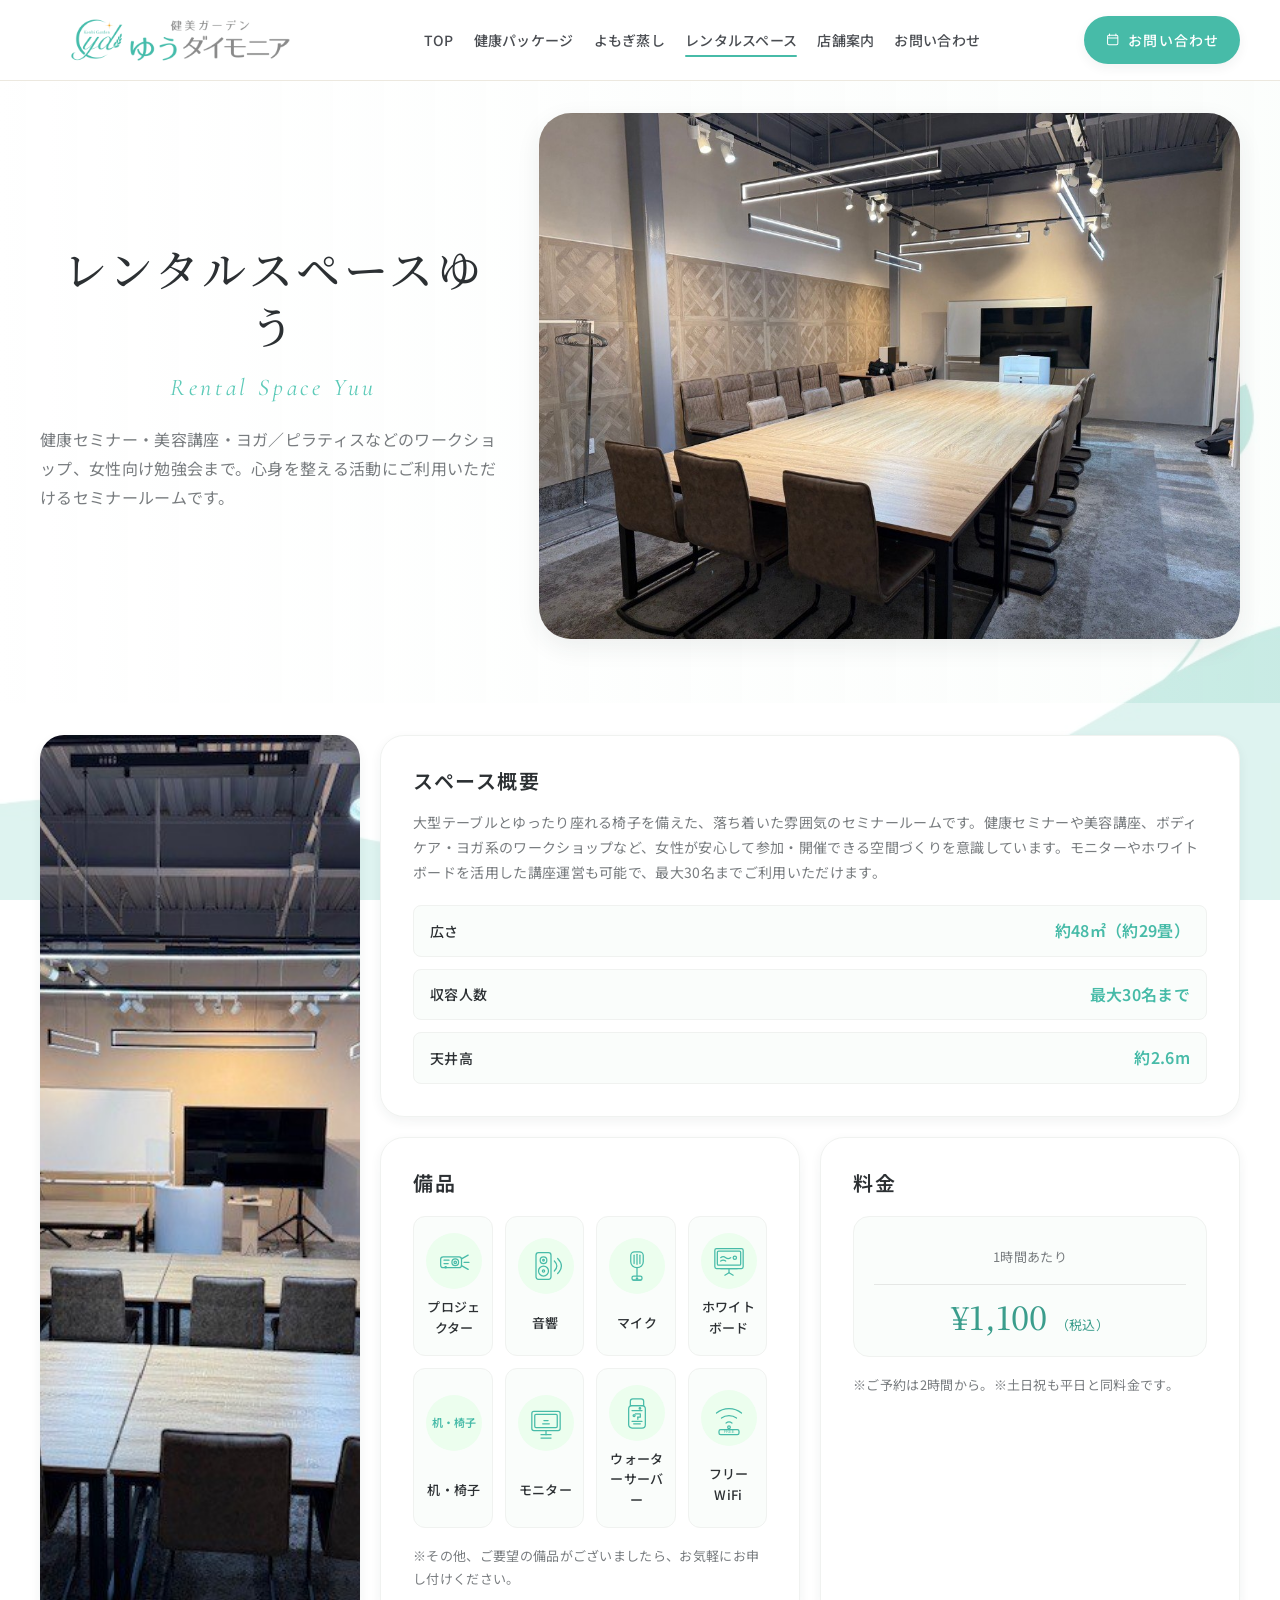
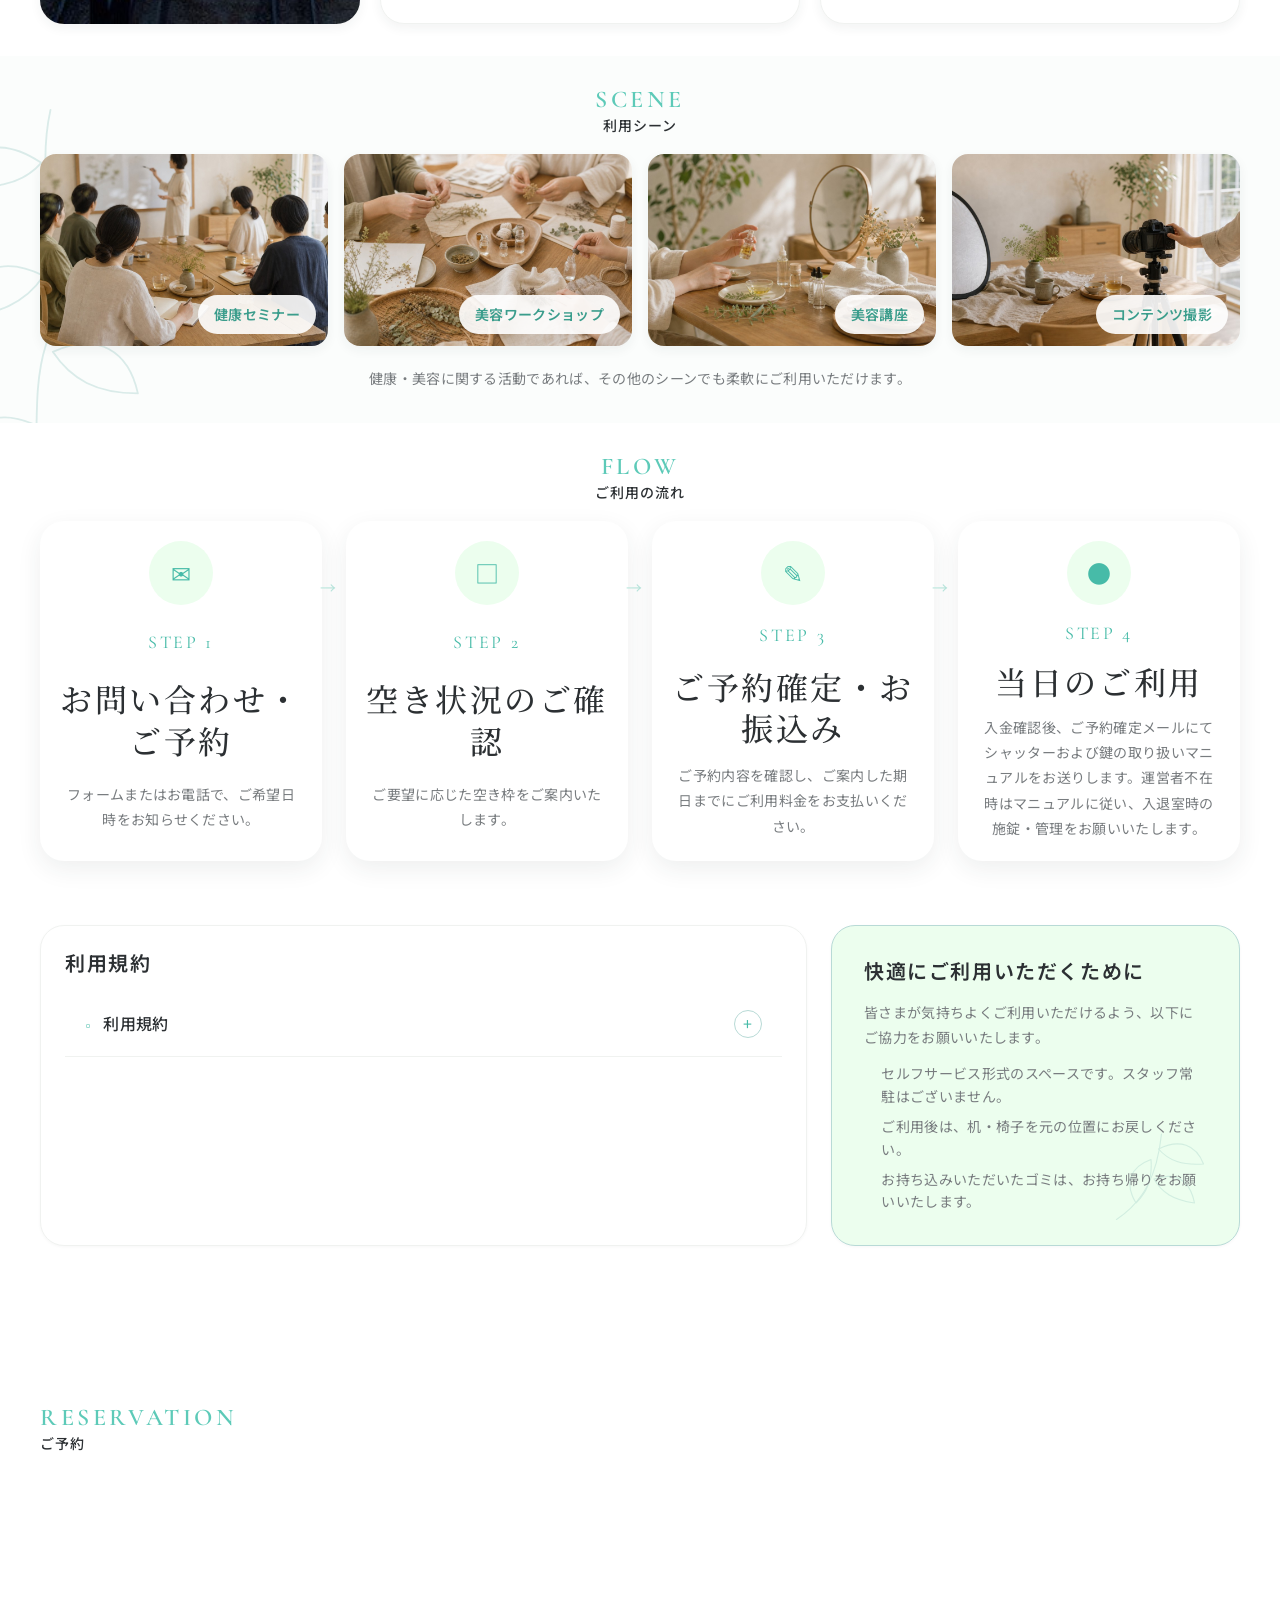
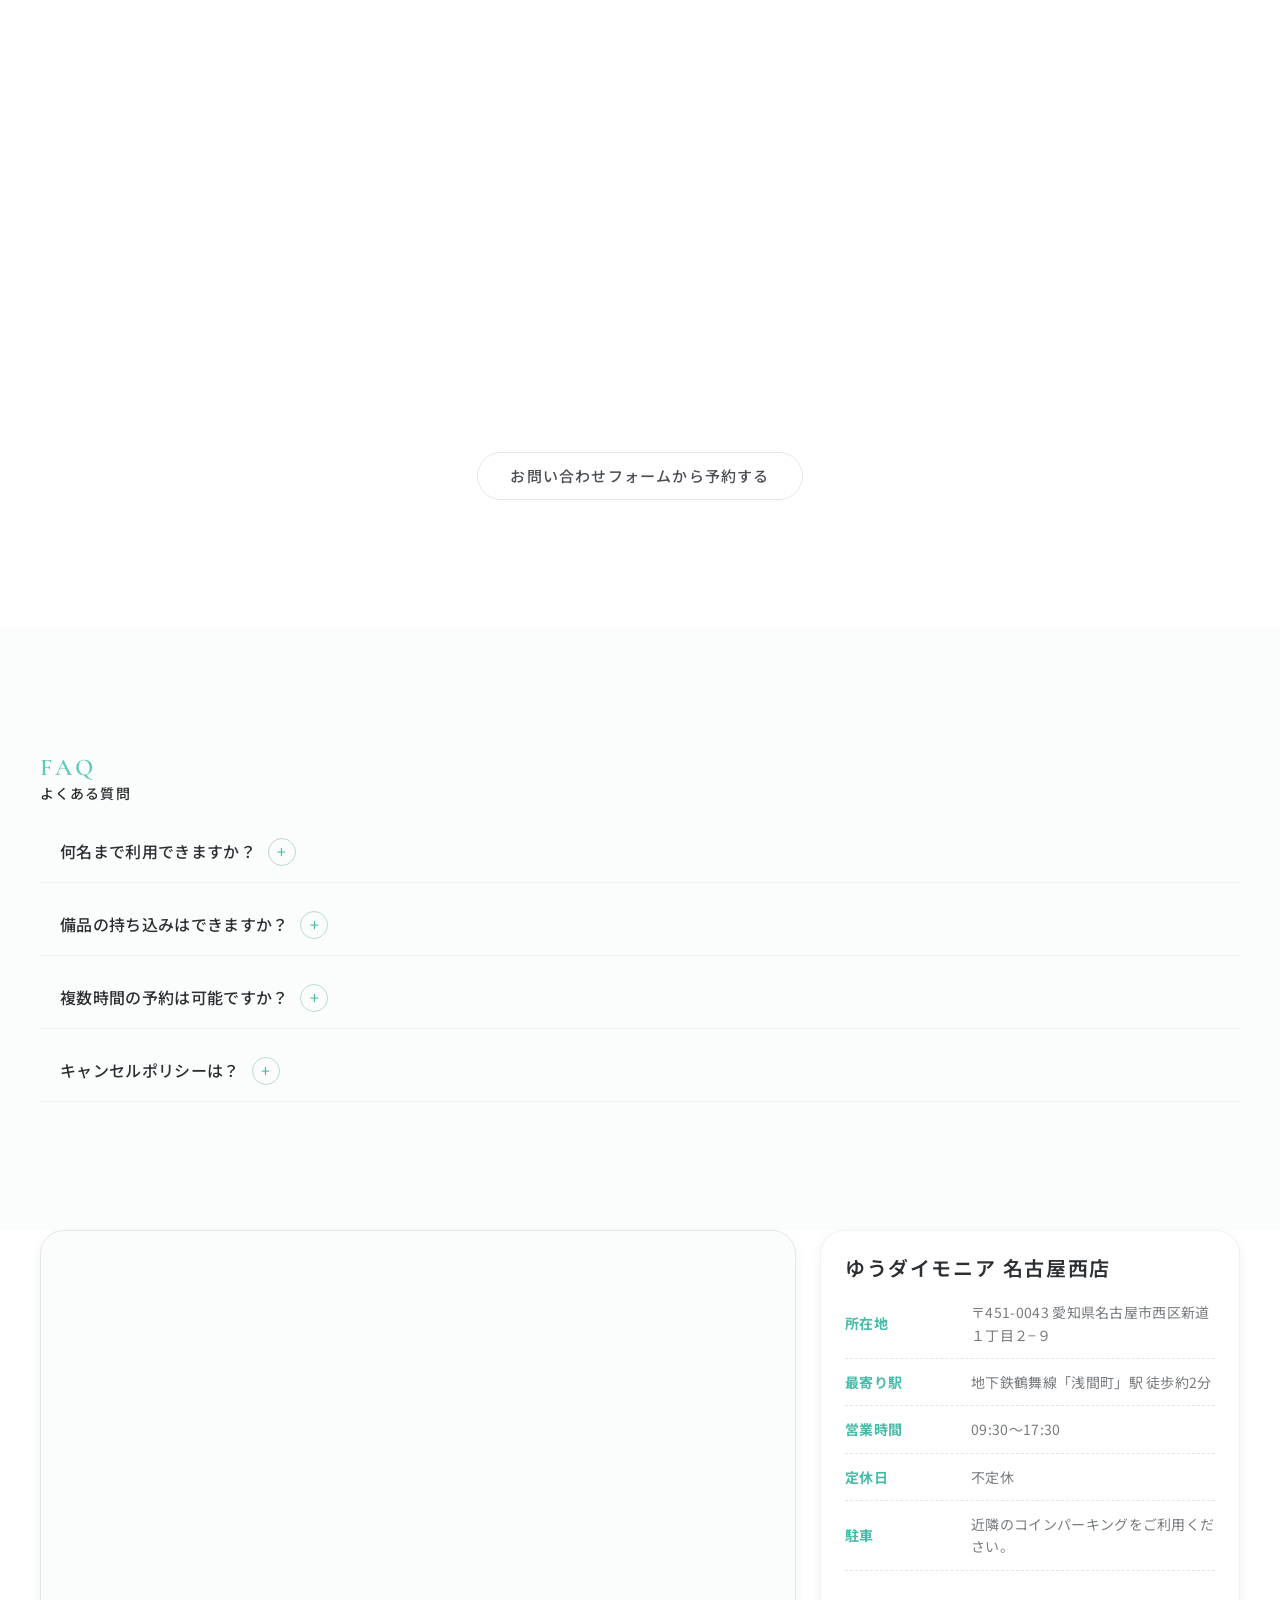
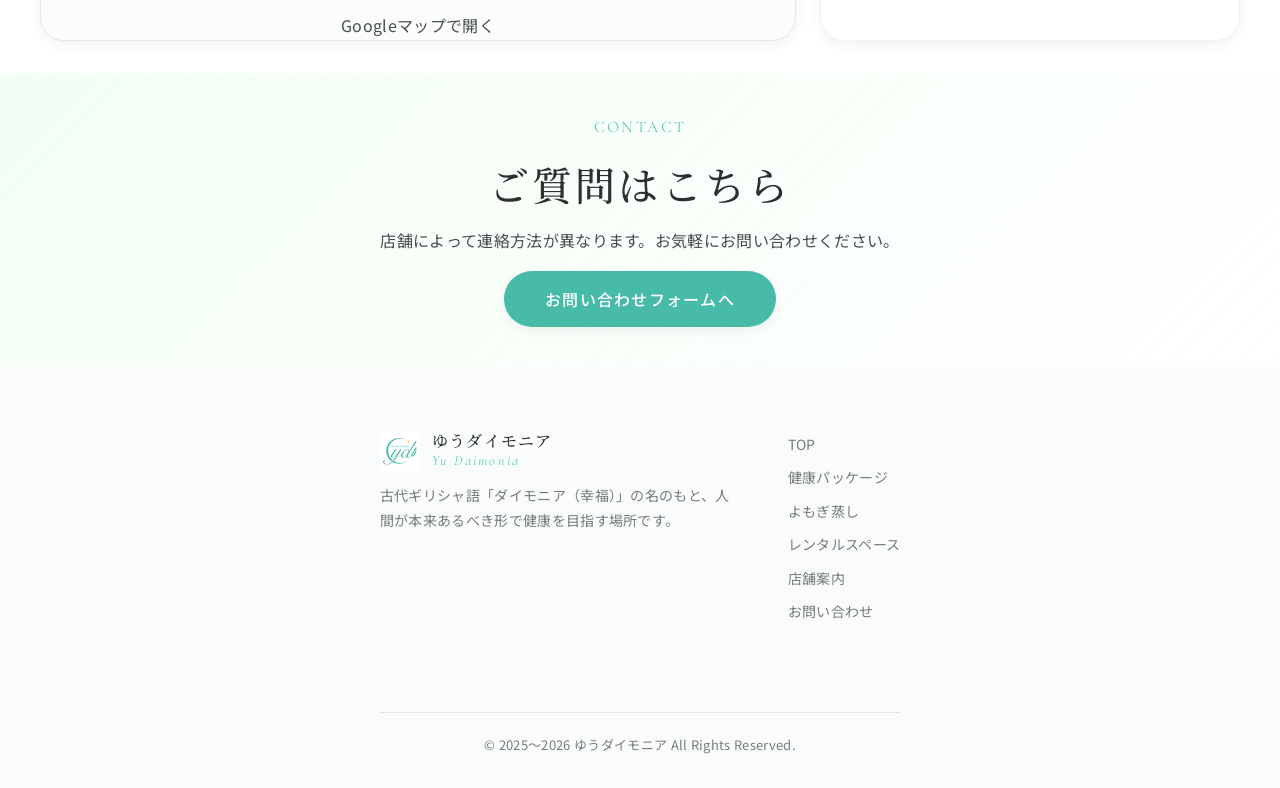
<file: rental-space/index.html>
<!DOCTYPE html>
<html lang="ja">
<head>
  <meta charset="UTF-8">
  <meta name="viewport" content="width=device-width, initial-scale=1.0">
  <meta http-equiv="X-UA-Compatible" content="IE=edge">
  <title>レンタルスペースゆう 料金・予約 | ゆうダイモニア名古屋西店</title>
  <meta name="description" content="ゆうダイモニア名古屋西店のレンタルスペース。会議・撮影・ヨガ等にご利用いただけます。料金・予約はこちら。">
  <link rel="canonical" href="https://yu-daimonia.com/rental-space/">
  <meta name="robots" content="index, follow">
  <meta name="format-detection" content="telephone=no">
  <meta property="og:site_name" content="ゆうダイモニア">
  <meta property="og:type" content="website">
  <meta property="og:locale" content="ja_JP">
  <meta property="og:title" content="レンタルスペースゆう 料金・予約 | ゆうダイモニア名古屋西店">
  <meta property="og:description" content="ゆうダイモニア名古屋西店のレンタルスペース。会議・撮影・ヨガ等にご利用いただけます。料金・予約はこちら。">
  <meta property="og:url" content="https://yu-daimonia.com/rental-space/">
  <meta property="og:image" content="https://yu-daimonia.com/assets/images/ogp.jpg">
  <meta property="og:image:width" content="1200">
  <meta property="og:image:height" content="630">
  <meta name="twitter:card" content="summary_large_image">
  <meta name="twitter:title" content="レンタルスペースゆう 料金・予約 | ゆうダイモニア名古屋西店">
  <meta name="twitter:description" content="ゆうダイモニア名古屋西店のレンタルスペース。会議・撮影・ヨガ等にご利用いただけます。料金・予約はこちら。">
  <meta name="twitter:image" content="https://yu-daimonia.com/assets/images/ogp.jpg">
  <link rel="icon" href="../favicon.ico?v=2" sizes="any">
  <link rel="icon" href="../apple-touch-icon.png?v=2" type="image/png" sizes="300x300">
  <link rel="apple-touch-icon" href="../apple-touch-icon.png">
  <link rel="preconnect" href="https://fonts.googleapis.com">
  <link rel="preconnect" href="https://fonts.gstatic.com" crossorigin>
  <link rel="stylesheet" href="../assets/css/style.css">
    <script type="application/ld+json">
{
  "@context": "https://schema.org",
  "@type": "FAQPage",
  "mainEntity": [
    {"@type":"Question","name":"複数時間の予約は可能ですか？","acceptedAnswer":{"@type":"Answer","text":"可能です。ご利用は1時間からです。ご希望の時間をあらかじめご予約ください。当日の延長はできません。"}}
  ]
}
</script>
</head>
<body>
  <div class="site-bg-deco" aria-hidden="true"></div>

  <a class="skip-link" href="#main-content">本文へスキップ</a>
  <header class="site-header">
    <div class="site-header__inner">
      <a href="../" class="site-logo site-logo--image" aria-label="ゆうダイモニア ホーム">
        <img class="site-logo__image" src="../assets/images/logo.png" alt="ゆうダイモニアロゴ">
      </a>
      <nav class="global-nav" aria-label="グローバルナビゲーション">
        <ul class="global-nav__list">
          <li><a href="../">TOP</a></li>
          <li><a href="../health-package/">健康パッケージ</a></li>
          <li><a href="../yomogi/"><span class="phrase-keep">よもぎ蒸し</span></a></li>
          <li><a href="../rental-space/" aria-current="page">レンタルスペース</a></li>
          <li><a href="../shop/">店舗案内</a></li>
          <li><a href="../contact/">お問い合わせ</a></li>
        </ul>
      </nav>
      <a href="../contact/" class="btn btn--primary btn--pill site-header__cta" aria-label="お問い合わせ">
        <svg class="btn__icon" viewBox="0 0 24 24" aria-hidden="true">
          <path d="M7 3v3M17 3v3M4.5 9.5h15M6 5h12a2 2 0 0 1 2 2v11a2 2 0 0 1-2 2H6a2 2 0 0 1-2-2V7a2 2 0 0 1 2-2Z" fill="none" stroke="currentColor" stroke-width="1.6" stroke-linecap="round"/>
        </svg>
        <span class="site-header__cta-label">お問い合わせ</span>
      </a>
      <button class="hamburger" type="button" aria-label="メニューを開く" aria-expanded="false" aria-controls="mobile-nav">
        <span></span><span></span><span></span>
      </button>
    </div>
  </header>
  <div class="mobile-nav-backdrop" aria-hidden="true"></div>
  <nav class="mobile-nav" id="mobile-nav" aria-label="モバイルナビゲーション">
    <ul class="mobile-nav__list">
      <li><a href="../">TOP</a></li>
      <li><a href="../health-package/">健康パッケージ</a></li>
      <li><a href="../yomogi/"><span class="phrase-keep">よもぎ蒸し</span></a></li>
      <li><a href="../rental-space/" aria-current="page">レンタルスペース</a></li>
      <li><a href="../shop/">店舗案内</a></li>
      <li><a href="../contact/">お問い合わせ</a></li>
    </ul>
    <a href="../contact/" class="btn btn--primary mobile-nav__cta">お問い合わせ</a>
  </nav>
  <main id="main-content">

<section class="page-hero page-hero--space">
      <div class="container page-hero__inner">
        <div class="page-hero__content">
          <div class="section-heading">
            <h1 class="section-heading__jp">レンタルスペースゆう</h1>
            <p class="section-heading__en">Rental Space Yuu</p>
          </div>
          <p class="page-hero__lead">健康セミナー・美容講座・ヨガ／ピラティスなどのワークショップ、女性向け勉強会まで。心身を整える活動にご利用いただけるセミナールームです。</p>
        </div>
        <img class="page-hero__image" src="../assets/images/room01.jpg" alt="セミナールームの室内写真">
      </div>
    </section>

        <section class="space-overview section">
      <div class="container space-overview__grid">
        <img class="space-overview__image" src="../assets/images/room02.jpg" alt="ホワイトボードとモニターを備えたセミナールーム全体の写真" width="640" height="640" loading="lazy">
        <article class="card space-summary-card">
          <h2>スペース概要</h2>
          <p>大型テーブルとゆったり座れる椅子を備えた、落ち着いた雰囲気のセミナールームです。健康セミナーや美容講座、ボディケア・ヨガ系のワークショップなど、女性が安心して参加・開催できる空間づくりを意識しています。モニターやホワイトボードを活用した講座運営も可能で、最大30名までご利用いただけます。</p>
          <dl class="space-spec-list">
            <div><dt>広さ</dt><dd>約48㎡（約29畳）</dd></div>
            <div><dt>収容人数</dt><dd>最大30名まで</dd></div>
            <div><dt>天井高</dt><dd>約2.6m</dd></div>
          </dl>
        </article>
        <div class="space-overview__pair">
          <article class="card space-equipment-card">
            <h2>備品</h2>
            <ul class="space-icon-grid">
              <li class="space-equipment-item">
                <span class="space-equipment-item__icon" aria-hidden="true"><img src="../assets/svg/equipment/projector.svg" alt="" width="40" height="40"></span>
                <span class="space-equipment-item__label">プロジェクター</span>
              </li>
              <li class="space-equipment-item">
                <span class="space-equipment-item__icon" aria-hidden="true"><img src="../assets/svg/equipment/speaker.svg" alt="" width="40" height="40"></span>
                <span class="space-equipment-item__label">音響</span>
              </li>
              <li class="space-equipment-item">
                <span class="space-equipment-item__icon" aria-hidden="true"><img src="../assets/svg/equipment/microphone.svg" alt="" width="40" height="40"></span>
                <span class="space-equipment-item__label">マイク</span>
              </li>
              <li class="space-equipment-item">
                <span class="space-equipment-item__icon" aria-hidden="true"><img src="../assets/svg/equipment/whiteboard.svg" alt="" width="40" height="40"></span>
                <span class="space-equipment-item__label">ホワイトボード</span>
              </li>
              <li class="space-equipment-item">
                <span class="space-equipment-item__icon space-equipment-item__icon--text" aria-hidden="true">机・椅子</span>
                <span class="space-equipment-item__label">机・椅子</span>
              </li>
              <li class="space-equipment-item">
                <span class="space-equipment-item__icon" aria-hidden="true"><img src="../assets/svg/equipment/monitor.svg" alt="" width="40" height="40"></span>
                <span class="space-equipment-item__label">モニター</span>
              </li>
              <li class="space-equipment-item">
                <span class="space-equipment-item__icon" aria-hidden="true"><img src="../assets/svg/equipment/water-server.svg" alt="" width="40" height="40"></span>
                <span class="space-equipment-item__label">ウォーターサーバー</span>
              </li>
              <li class="space-equipment-item">
                <span class="space-equipment-item__icon" aria-hidden="true"><img src="../assets/svg/equipment/wifi.svg" alt="" width="40" height="40"></span>
                <span class="space-equipment-item__label">フリーWiFi</span>
              </li>
            </ul>
            <p class="space-note">※その他、ご要望の備品がございましたら、お気軽にお申し付けください。</p>
          </article>
          <article class="card space-price-card">
            <h2>料金</h2>
            <article class="space-price-item space-price-item--single">
              <p>1時間あたり</p>
              <strong>¥1,100<span>（税込）</span></strong>
            </article>
            <p class="space-note">※ご予約は2時間から。※土日祝も平日と同料金です。</p>
          </article>
        </div>
      </div>
    </section>

    <section class="space-scenes section">
      <img class="decoration-leaf decoration-leaf--left" src="../assets/svg/leaf-deco-01.svg" alt="" aria-hidden="true">
      <div class="container">
        <div class="home-section-label space-section-label">
          <p>SCENE</p>
          <h2>利用シーン</h2>
        </div>
        <div class="space-scene-grid">
          <article>
            <img src="../assets/images/space-scene-seminar.png" alt="ホワイトボードの前で講義するセミナー風景" width="640" height="440" loading="lazy">
            <span>健康セミナー</span>
          </article>
          <article>
            <img src="../assets/images/space-scene-workshop.png" alt="手作りワークショップの様子" width="640" height="440" loading="lazy">
            <span>美容ワークショップ</span>
          </article>
          <article>
            <img src="../assets/images/space-scene-beauty.png" alt="美容・アロマ講座の様子" width="640" height="440" loading="lazy">
            <span>美容講座</span>
          </article>
          <article>
            <img src="../assets/images/space-scene-photo.png" alt="商品撮影を行う様子" width="640" height="440" loading="lazy">
            <span>コンテンツ撮影</span>
          </article>
        </div>
        <p class="space-scenes__note">健康・美容に関する活動であれば、その他のシーンでも柔軟にご利用いただけます。</p>
      </div>
    </section>

    <section class="space-flow section">
      <div class="container">
        <div class="home-section-label space-section-label">
          <p>FLOW</p>
          <h2>ご利用の流れ</h2>
        </div>
        <ol class="step-list">
          <li class="step-item card">
            <div class="step-item__icon" aria-hidden="true">✉</div>
            <p class="step-item__number">STEP 1</p>
            <h3 class="step-item__title">お問い合わせ・ご予約</h3>
            <p class="step-item__text">フォームまたはお電話で、ご希望日時をお知らせください。</p>
          </li>
          <li class="step-item card">
            <div class="step-item__icon" aria-hidden="true">□</div>
            <p class="step-item__number">STEP 2</p>
            <h3 class="step-item__title">空き状況のご確認</h3>
            <p class="step-item__text">ご要望に応じた空き枠をご案内いたします。</p>
          </li>
          <li class="step-item card">
            <div class="step-item__icon" aria-hidden="true">✎</div>
            <p class="step-item__number">STEP 3</p>
            <h3 class="step-item__title">ご予約確定・お振込み</h3>
            <p class="step-item__text">ご予約内容を確認し、ご案内した期日までにご利用料金をお支払いください。</p>
          </li>
          <li class="step-item card">
            <div class="step-item__icon" aria-hidden="true">●</div>
            <p class="step-item__number">STEP 4</p>
            <h3 class="step-item__title">当日のご利用</h3>
            <p class="step-item__text">入金確認後、ご予約確定メールにてシャッターおよび鍵の取り扱いマニュアルをお送りします。運営者不在時はマニュアルに従い、入退室時の施錠・管理をお願いいたします。</p>
          </li>
        </ol>
      </div>
    </section>

    <section class="space-policy section">
      <div class="container space-policy__grid">
        <div class="space-policy__accordions">
          <h2>利用規約</h2>
          <details class="faq-item">
            <summary class="faq-item__question">
              <span class="faq-item__q-mark">□</span>
              <span class="faq-item__q-text">利用規約</span>
              <span class="faq-item__icon" aria-hidden="true">+</span>
            </summary>
            <div class="faq-item__answer">
                            <div class="terms-content">
                <h3>レンタルスペースゆう 利用規約</h3>

                <section>
                  <h4>第 1 条（目的）</h4>
                  <p>本規約は、レンタルスペースゆう（以下「本スペース」といいます）の利用に関して、利用者と運営者との間の権利義務関係を定めるものです。</p>
                  <p>本スペースは、心身の健康と美容を目的としたセミナーやイベントに特化した場所であり、それ以外の目的での利用はできません。</p>
                </section>

                <section>
                  <h4>第 2 条（利用申込）</h4>
                  <ol>
                    <li>利用希望者は、所定の方法により申込を行い、運営者の承認をもって予約が成立します。</li>
                    <li>虚偽の申込や第三者への転貸は禁止します。</li>
                  </ol>
                </section>

                <section>
                  <h4>第 3 条（利用料金および支払方法）</h4>
                  <ol>
                    <li>本スペースの利用料金は、1 時間につき 1,100 円（税込）となります。</li>
                    <li>利用料金の支払いは、銀行振込により行うものとします。</li>
                    <li>振込先口座は、予約確定後に運営者が利用者へ通知します。</li>
                    <li>利用料金は、予約日の 3 日前までに指定口座へお振込みください。</li>
                    <li>振込手数料は利用者の負担とします。</li>
                    <li>支払期日までに確認できない場合、予約は無効となることがあります。</li>
                    <li>支払後のキャンセルについては、第 7 条に定めるキャンセルポリシーに従います。</li>
                  </ol>
                </section>

                <section>
                  <h4>第 4 条（無料利用の条件）</h4>
                  <ol>
                    <li>利用者が本スペースの利用中に、運営者または運営者が指定する者による健康および美容に関する情報提供または紹介の時間を約 10 分間設ける場合、当該利用に係る利用料金は無料とします。なお、当該情報提供または紹介の終了後、希望者に対しては案内または体験を行うことができます。</li>
                    <li>ご案内時間はイベントやセミナーの終了時に設けていただき、参加者には事前に告知していただくようお願いいたします。</li>
                    <li>無料利用を希望する場合は、申込時にその旨を明示し、運営者の承認を得る必要があります。</li>
                    <li>運営者が不在の場合、弊社の商品案内等の対応ができないため、通常の利用料金を適用します。</li>
                    <li>無料利用においても、利用者は本規約および運営者の指示に従うものとします。</li>
                    <li>無料利用の目的に反する行為や、商品のご案内を妨げる行為があった場合、運営者は利用を中止し、以後の利用をお断りすることがあります。</li>
                  </ol>
                </section>

                <section>
                  <h4>第 5 条（利用時間）</h4>
                  <ol>
                    <li>利用時間は、予約時に定めた時間内とします。</li>
                    <li>準備・片付けの時間も利用時間に含まれます。</li>
                    <li>利用者は、運営者の承認なく利用時間を変更することはできません。</li>
                    <li>延長を希望する場合は、事前に運営者の承認を得るものとします。</li>
                    <li>主催者の車 1 台分に限り、本スペース前への駐車を可能とします。近隣の迷惑とならないよう、指定された場所に正しく駐車してください。</li>
                  </ol>
                </section>

                <section>
                  <h4>第 6 条（鍵の管理および施錠）</h4>
                  <ol>
                    <li>本スペースの鍵はキーボックスにて管理しています。</li>
                    <li>利用者には、メールにてシャッターおよび鍵の取り扱いマニュアルを送付します。</li>
                    <li>利用者は、運営者が不在の場合マニュアルの内容に従い、入退室時に正しく施錠・管理を行うことが必須です。</li>
                    <li>施錠忘れや鍵の紛失等により発生した損害については、利用者の責任とします。</li>
                  </ol>
                </section>

                <section>
                  <h4>第 7 条（キャンセルポリシー）</h4>
                  <ul>
                    <li>当日キャンセルのみ返金不可となります。</li>
                    <li>前日までのキャンセルにより返金が発生した場合、振込手数料は利用者負担となります。</li>
                  </ul>
                </section>

                <section>
                  <h4>第 8 条（禁止事項）</h4>
                  <p>以下の行為を禁止します。</p>
                  <ol>
                    <li>心身の健康と美容を目的としないセミナー・イベントでの利用</li>
                    <li>近隣住民への迷惑行為（騒音・振動など）</li>
                    <li>火気・危険物の持ち込み</li>
                    <li>公序良俗に反する行為</li>
                    <li>設備・備品の破損や汚損</li>
                    <li>無断での商用撮影・イベント開催</li>
                  </ol>
                </section>

                <section>
                  <h4>第 9 条（損害賠償）</h4>
                  <p>利用者が本スペースまたは備品を破損・汚損した場合、修理・清掃に要する実費を賠償していただく場合があります。</p>
                </section>

                <section>
                  <h4>第 10 条（免責事項）</h4>
                  <ol>
                    <li>利用中の事故・盗難・紛失について、運営者は一切の責任を負いません。</li>
                    <li>天災地変や不可抗力により利用が不可能となった場合、運営者は責任を負いません。</li>
                  </ol>
                </section>

                <section>
                  <h4>第 11 条（個人情報の取扱い）</h4>
                  <p>利用者の個人情報は、予約管理および運営に必要な範囲でのみ使用します。</p>
                </section>

                <section>
                  <h4>第 12 条（規約の変更）</h4>
                  <p>運営者は、必要に応じて本規約を改定することができます。</p>
                </section>

                <section>
                  <h4>附則</h4>
                  <p>本規約は、2026 年 4 月 1 日より施行します。</p>
                </section>
              </div>

            </div>
          </details>
        </div>
        <aside class="space-comfort-card">
          <img src="../assets/svg/leaf-deco-corner-01.svg" alt="" aria-hidden="true">
          <h2>快適にご利用いただくために</h2>
          <p>皆さまが気持ちよくご利用いただけるよう、以下にご協力をお願いいたします。</p>
          <ul>
            <li>セルフサービス形式のスペースです。スタッフ常駐はございません。</li>
            <li>ご利用後は、机・椅子を元の位置にお戻しください。</li>
            <li>お持ち込みいただいたゴミは、お持ち帰りをお願いいたします。</li>
          </ul>
        </aside>
      </div>
    </section>


    <section class="section">
      <div class="container">
        <div class="home-section-label"><p>RESERVATION</p><h2>ご予約</h2></div>
        <div class="reservation-embed">
      <!-- エルステラ 埋め込み: レンタルスペース予約カレンダー -->
      <iframe
        src="https://l-stella.net/shop-v9vpu7ec/embed/rent-calendar/2"
        title="レンタルスペース予約カレンダー"
        width="100%"
        height="560"
        style="border:0;border-radius:12px;max-width:100%;"
        loading="lazy"
        referrerpolicy="strict-origin-when-cross-origin"
      ></iframe>
    </div>
        <p class="reservation-fallback"><a href="../contact/" class="btn btn--outline">お問い合わせフォームから予約する</a></p>
      </div>
    </section>

    <section class="section section--soft">
      <div class="container">
        <div class="home-section-label"><p>FAQ</p><h2>よくある質問</h2></div>
        <div class="faq-stack">
          <details class="faq-item"><summary class="faq-item__question"><span class="faq-item__q-text">何名まで利用できますか？</span><span class="faq-item__icon" aria-hidden="true">+</span></summary><div class="faq-item__answer"><p>レイアウトにより異なりますが、少人数から最大30名程度までご利用いただけます。</p></div></details>
          <details class="faq-item"><summary class="faq-item__question"><span class="faq-item__q-text">備品の持ち込みはできますか？</span><span class="faq-item__icon" aria-hidden="true">+</span></summary><div class="faq-item__answer"><p>内容によりご相談可能です。詳細はお問い合わせください。</p></div></details>
          <details class="faq-item"><summary class="faq-item__question"><span class="faq-item__q-text">複数時間の予約は可能ですか？</span><span class="faq-item__icon" aria-hidden="true">+</span></summary><div class="faq-item__answer"><p>可能です。ご利用は1時間からです。ご希望の時間をあらかじめご予約ください。当日の延長はできません。追加でご利用を希望される場合は、事前に別途ご予約ください。</p></div></details>
          <details class="faq-item"><summary class="faq-item__question"><span class="faq-item__q-text">キャンセルポリシーは？</span><span class="faq-item__icon" aria-hidden="true">+</span></summary><div class="faq-item__answer"><p>当日キャンセルのみ返金不可となります。前日までのキャンセルにより返金が発生した場合、振込手数料は利用者負担となります。</p></div></details>
        </div>
      </div>
    </section>

    <section class="access-main" id="access">
  <div class="container access-main__grid">
    <div class="access-map">
      <iframe
        class="access-map__iframe"
        src="https://www.google.com/maps?q=%E3%80%92451-0043%20%E6%84%9B%E7%9F%A5%E7%9C%8C%E5%90%8D%E5%8F%A4%E5%B1%8B%E5%B8%82%E8%A5%BF%E5%8C%BA%E6%96%B0%E9%81%93%EF%BC%91%E4%B8%81%E7%9B%AE%EF%BC%92%E2%88%92%EF%BC%99&output=embed"
        width="100%"
        height="360"
        style="display:block;width:100%;height:clamp(300px,45vw,360px);border:0;"
        title="ゆうダイモニア 名古屋西店のGoogleマップ"
        loading="lazy"
        referrerpolicy="no-referrer-when-downgrade"
        allowfullscreen>
      </iframe>
      <p class="access-map__link">
        <a href="https://www.google.com/maps?q=%E3%80%92451-0043%20%E6%84%9B%E7%9F%A5%E7%9C%8C%E5%90%8D%E5%8F%A4%E5%B1%8B%E5%B8%82%E8%A5%BF%E5%8C%BA%E6%96%B0%E9%81%93%EF%BC%91%E4%B8%81%E7%9B%AE%EF%BC%92%E2%88%92%EF%BC%99" target="_blank" rel="noopener noreferrer">Googleマップで開く</a>
      </p>
    </div>

    <aside class="access-info-card">
      <h2>ゆうダイモニア 名古屋西店</h2>
      <dl>
        <div>
          <dt>所在地</dt>
          <dd>〒451-0043 愛知県名古屋市西区新道１丁目２−９</dd>
        </div>
        <div>
          <dt>最寄り駅</dt>
          <dd>地下鉄鶴舞線「浅間町」駅 徒歩約2分</dd>
        </div>
        <div>
          <dt>営業時間</dt>
          <dd>09:30〜17:30</dd>
        </div>
        <div>
          <dt>定休日</dt>
          <dd>不定休</dd>
        </div>
        <div>
          <dt>駐車</dt>
          <dd>近隣のコインパーキングをご利用ください。</dd>
        </div>
      </dl>
    </aside>
  </div>
</section>


<section class="page-cta" data-animate="fade-up">
  <div class="container page-cta__inner">
    <p class="page-cta__eyebrow">CONTACT</p>
    <h2>ご質問はこちら</h2>
    <p>店舗によって連絡方法が異なります。お気軽にお問い合わせください。</p>
    <a href="../contact/" class="btn btn--primary btn--lg">お問い合わせフォームへ</a>
  </div>
</section>

  </main>
  <footer class="site-footer">
    <div class="site-footer__inner">
      <div class="site-footer__brand">
        <a href="../" class="site-logo" aria-label="ゆうダイモニア ホーム">
          <img class="site-logo__mark site-logo__mark--image" src="../assets/images/kenbi-garden-mark.png" alt="健美ガーデン" width="40" height="40">
          <span class="site-logo__name-jp">ゆうダイモニア</span>
          <span class="site-logo__name-en">Yu Daimonia</span>
        </a>
        <p class="site-footer__tagline">古代ギリシャ語「ダイモニア（幸福）」の名のもと、人間が本来あるべき形で健康を目指す場所です。</p>
      </div>
      <nav class="site-footer__nav" aria-label="フッターナビゲーション">
        <ul>
          <li><a href="../">TOP</a></li>
          <li><a href="../health-package/">健康パッケージ</a></li>
          <li><a href="../yomogi/"><span class="phrase-keep">よもぎ蒸し</span></a></li>
          <li><a href="../rental-space/">レンタルスペース</a></li>
          <li><a href="../shop/">店舗案内</a></li>
          <li><a href="../contact/">お問い合わせ</a></li>
        </ul>
      </nav>
      <div class="site-footer__bottom">
        <p>© <span data-copyright-range data-copyright-start="2025">2025</span> ゆうダイモニア All Rights Reserved.</p>
      </div>
    </div>
  </footer>
  <script src="../assets/js/main.js" defer></script>
</body>
</html>
</file>
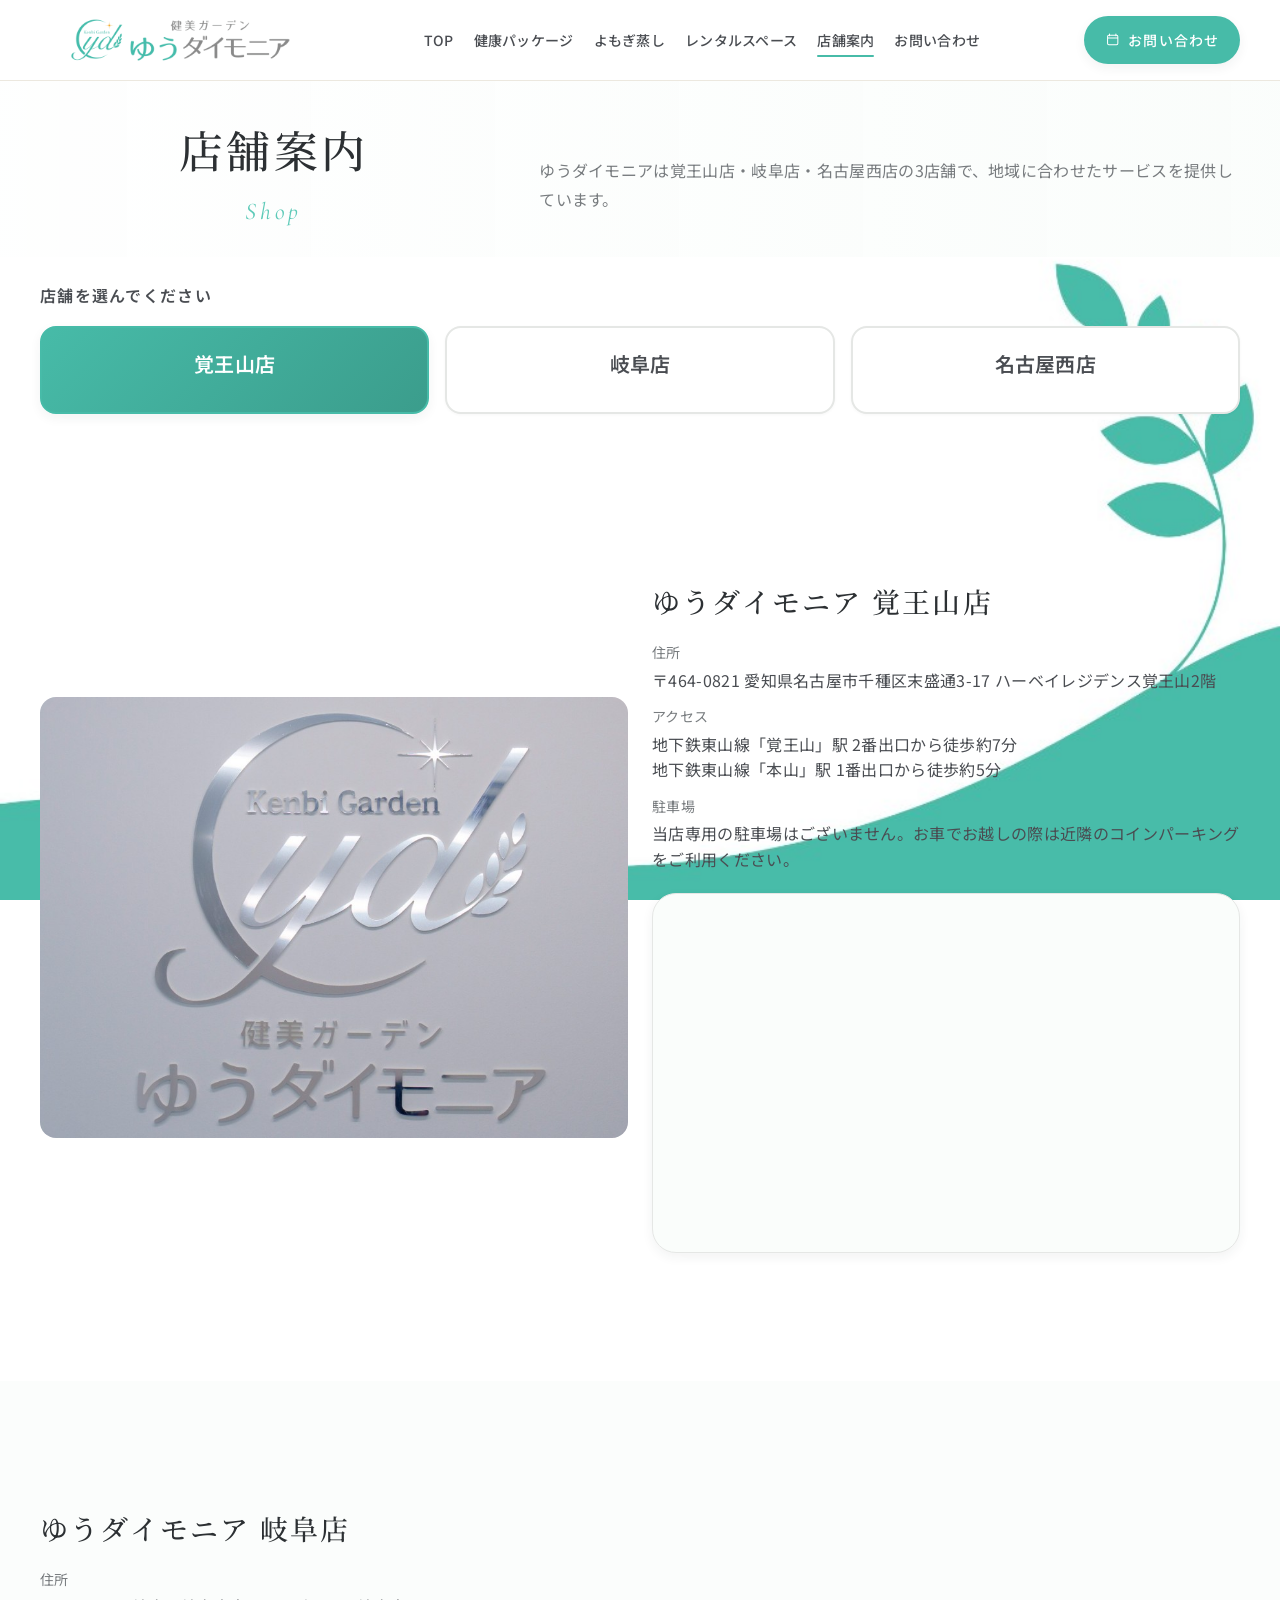
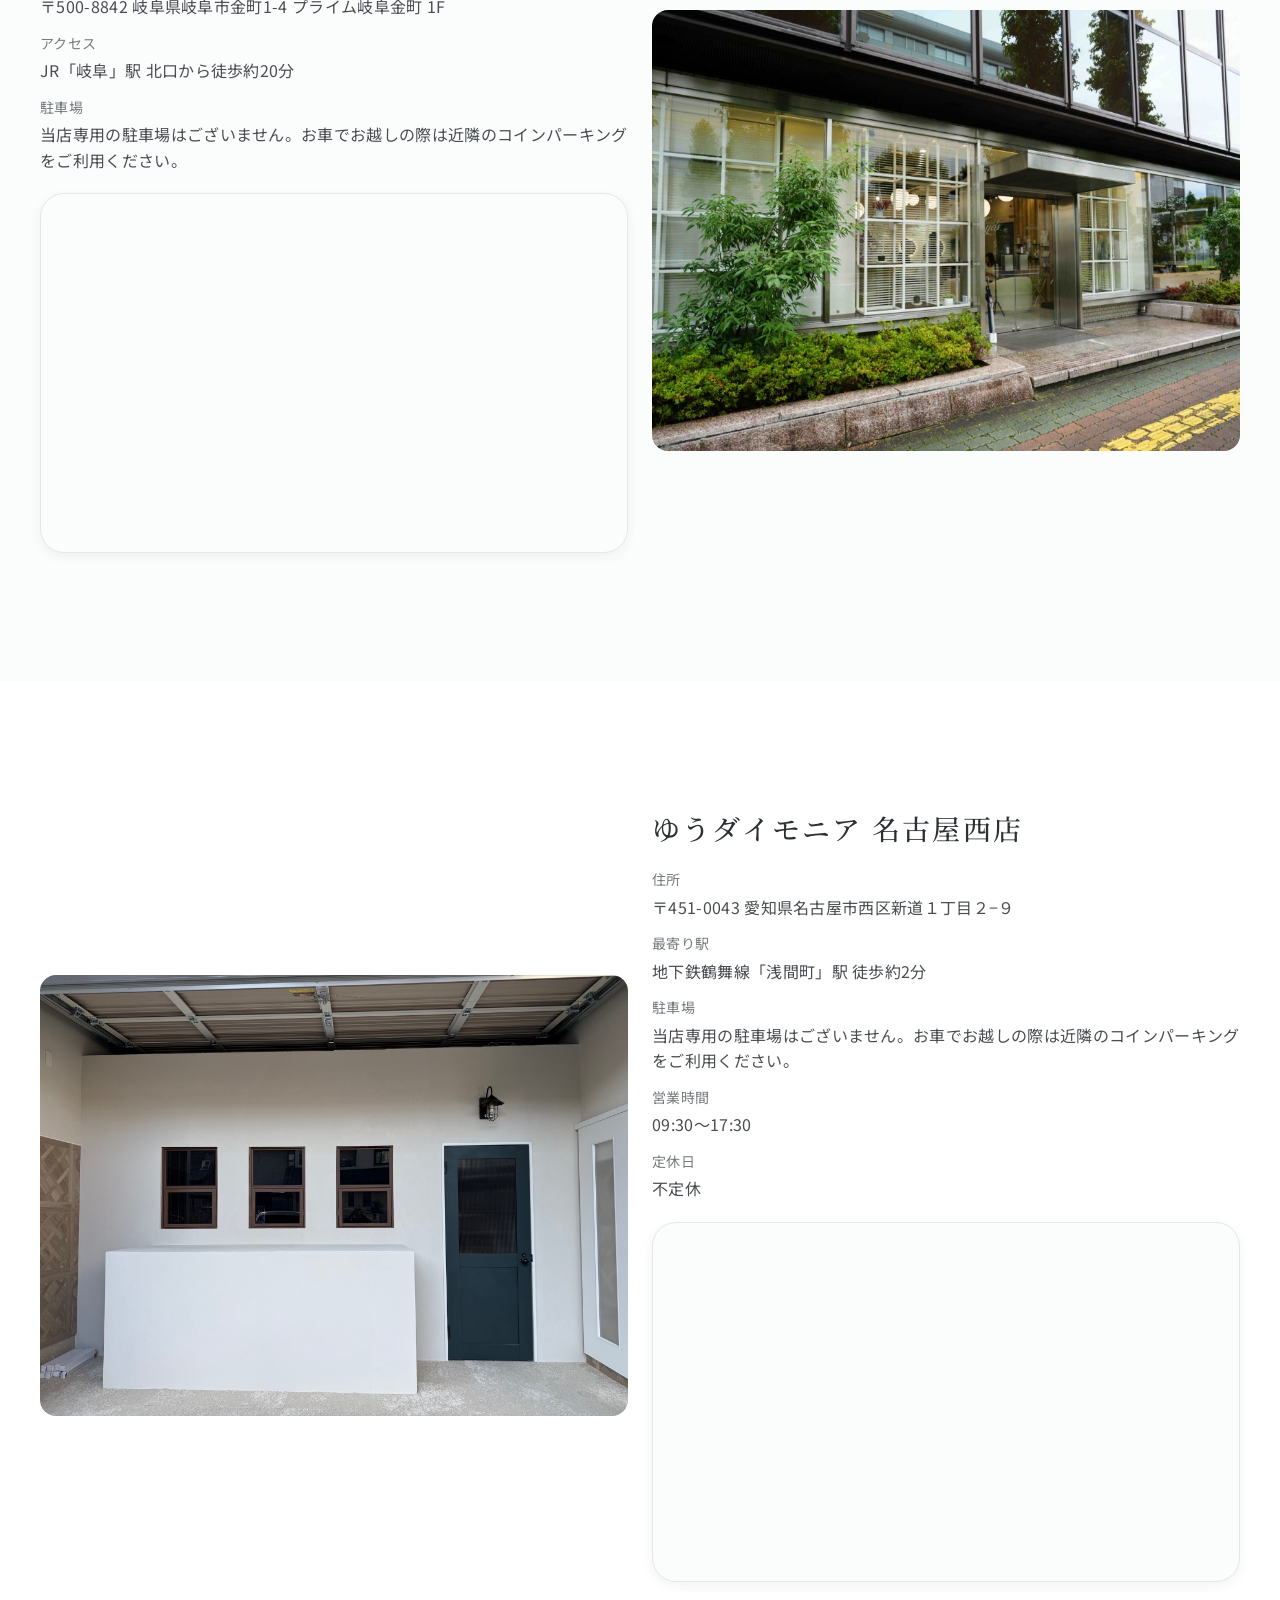
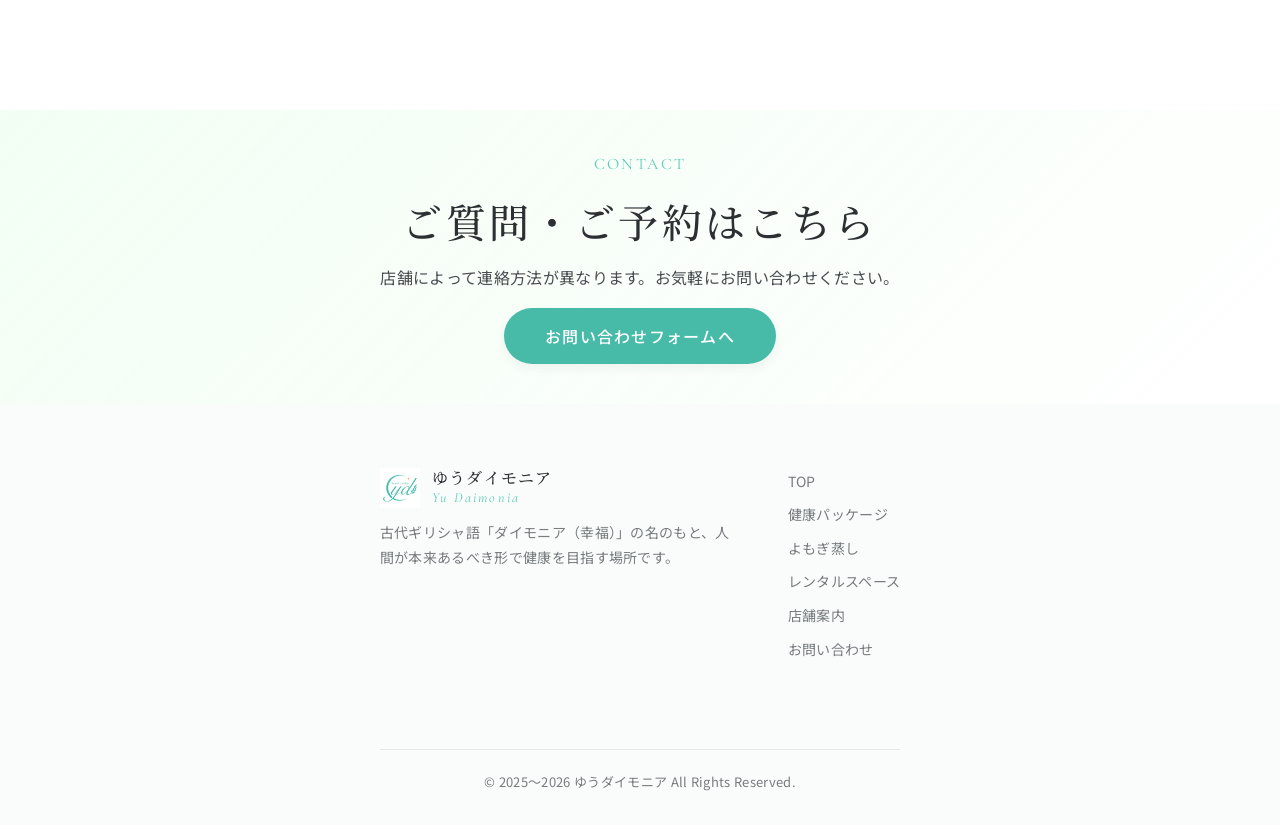
<file: shop/index.html>
<!DOCTYPE html>
<html lang="ja">
<head>
  <meta charset="UTF-8">
  <meta name="viewport" content="width=device-width, initial-scale=1.0">
  <meta http-equiv="X-UA-Compatible" content="IE=edge">
  <title>店舗案内 | ゆうダイモニア</title>
  <meta name="description" content="ゆうダイモニアの覚王山店・岐阜店・名古屋西店のアクセス・営業時間・サービス案内。">
  <link rel="canonical" href="https://yu-daimonia.com/shop/">
  <meta name="robots" content="index, follow">
  <meta name="format-detection" content="telephone=no">
  <meta property="og:site_name" content="ゆうダイモニア">
  <meta property="og:type" content="website">
  <meta property="og:locale" content="ja_JP">
  <meta property="og:title" content="店舗案内 | ゆうダイモニア">
  <meta property="og:description" content="ゆうダイモニアの覚王山店・岐阜店・名古屋西店のアクセス・営業時間・サービス案内。">
  <meta property="og:url" content="https://yu-daimonia.com/shop/">
  <meta property="og:image" content="https://yu-daimonia.com/assets/images/ogp.jpg">
  <meta property="og:image:width" content="1200">
  <meta property="og:image:height" content="630">
  <meta name="twitter:card" content="summary_large_image">
  <meta name="twitter:title" content="店舗案内 | ゆうダイモニア">
  <meta name="twitter:description" content="ゆうダイモニアの覚王山店・岐阜店・名古屋西店のアクセス・営業時間・サービス案内。">
  <meta name="twitter:image" content="https://yu-daimonia.com/assets/images/ogp.jpg">
  <link rel="icon" href="../favicon.ico?v=2" sizes="any">
  <link rel="icon" href="../apple-touch-icon.png?v=2" type="image/png" sizes="300x300">
  <link rel="apple-touch-icon" href="../apple-touch-icon.png">
  <link rel="preconnect" href="https://fonts.googleapis.com">
  <link rel="preconnect" href="https://fonts.gstatic.com" crossorigin>
  <link rel="stylesheet" href="../assets/css/style.css">
    <script type="application/ld+json">
[
  {
    "@context": "https://schema.org",
    "@type": "HealthAndBeautyBusiness",
    "name": "ゆうダイモニア 覚王山店",
    "address": {"@type":"PostalAddress","streetAddress":"末盛通3-17 ハーベイレジデンス覚王山2階","addressLocality":"名古屋市千種区","addressRegion":"愛知県","postalCode":"464-0821","addressCountry":"JP"},
    "url": "https://yu-daimonia.com/shop/"
  },
  {
    "@context": "https://schema.org",
    "@type": "HealthAndBeautyBusiness",
    "name": "ゆうダイモニア 岐阜店",
    "address": {"@type":"PostalAddress","streetAddress":"金町1-4 プライム岐阜金町 1F","addressLocality":"岐阜市","addressRegion":"岐阜県","postalCode":"500-8842","addressCountry":"JP"},
    "url": "https://yu-daimonia.com/shop/"
  },
  {
    "@context": "https://schema.org",
    "@type": "HealthAndBeautyBusiness",
    "name": "ゆうダイモニア 名古屋西店",
    "address": {"@type":"PostalAddress","streetAddress":"新道１丁目２−９","addressLocality":"名古屋市西区","addressRegion":"愛知県","postalCode":"451-0043","addressCountry":"JP"},
    "url": "https://yu-daimonia.com/shop/"
  }
]
</script>
</head>
<body>
  <div class="site-bg-deco" aria-hidden="true"></div>

  <a class="skip-link" href="#main-content">本文へスキップ</a>
  <header class="site-header">
    <div class="site-header__inner">
      <a href="../" class="site-logo site-logo--image" aria-label="ゆうダイモニア ホーム">
        <img class="site-logo__image" src="../assets/images/logo.png" alt="ゆうダイモニアロゴ">
      </a>
      <nav class="global-nav" aria-label="グローバルナビゲーション">
        <ul class="global-nav__list">
          <li><a href="../">TOP</a></li>
          <li><a href="../health-package/">健康パッケージ</a></li>
          <li><a href="../yomogi/"><span class="phrase-keep">よもぎ蒸し</span></a></li>
          <li><a href="../rental-space/">レンタルスペース</a></li>
          <li><a href="../shop/" aria-current="page">店舗案内</a></li>
          <li><a href="../contact/">お問い合わせ</a></li>
        </ul>
      </nav>
      <a href="../contact/" class="btn btn--primary btn--pill site-header__cta" aria-label="お問い合わせ">
        <svg class="btn__icon" viewBox="0 0 24 24" aria-hidden="true">
          <path d="M7 3v3M17 3v3M4.5 9.5h15M6 5h12a2 2 0 0 1 2 2v11a2 2 0 0 1-2 2H6a2 2 0 0 1-2-2V7a2 2 0 0 1 2-2Z" fill="none" stroke="currentColor" stroke-width="1.6" stroke-linecap="round"/>
        </svg>
        <span class="site-header__cta-label">お問い合わせ</span>
      </a>
      <button class="hamburger" type="button" aria-label="メニューを開く" aria-expanded="false" aria-controls="mobile-nav">
        <span></span><span></span><span></span>
      </button>
    </div>
  </header>
  <div class="mobile-nav-backdrop" aria-hidden="true"></div>
  <nav class="mobile-nav" id="mobile-nav" aria-label="モバイルナビゲーション">
    <ul class="mobile-nav__list">
      <li><a href="../">TOP</a></li>
      <li><a href="../health-package/">健康パッケージ</a></li>
      <li><a href="../yomogi/"><span class="phrase-keep">よもぎ蒸し</span></a></li>
      <li><a href="../rental-space/">レンタルスペース</a></li>
      <li><a href="../shop/" aria-current="page">店舗案内</a></li>
      <li><a href="../contact/">お問い合わせ</a></li>
    </ul>
    <a href="../contact/" class="btn btn--primary mobile-nav__cta">お問い合わせ</a>
  </nav>
  <main id="main-content">

<section class="page-hero page-hero--simple">
      <div class="container page-hero__inner">
        <div class="section-heading">
          <h1 class="section-heading__jp">店舗案内</h1>
          <p class="section-heading__en">Shop</p>
        </div>
        <p class="page-hero__lead">ゆうダイモニアは覚王山店・岐阜店・名古屋西店の3店舗で、地域に合わせたサービスを提供しています。</p>
      </div>
    </section>

    <section class="section shop-nav-section" aria-labelledby="shop-nav-label">
      <div class="container">
        <div class="contact-shop-select shop-shop-select">
          <p class="contact-tabs__label" id="shop-nav-label">店舗を選んでください</p>
          <nav class="contact-tabs shop-nav" data-shop-nav aria-label="店舗一覧">
            <a class="contact-tab is-active" href="#sakae" data-shop-link="sakae" aria-current="true">
              <span class="contact-tab__name">覚王山店</span>
            </a>
            <a class="contact-tab" href="#gifu" data-shop-link="gifu">
              <span class="contact-tab__name">岐阜店</span>
            </a>
            <a class="contact-tab" href="#nishi" data-shop-link="nishi">
              <span class="contact-tab__name">名古屋西店</span>
            </a>
          </nav>
        </div>
      </div>
    </section>

    <section class="section shop-block" id="sakae">
      <div class="container shop-block__grid">
        <div class="shop-block__media">
          <img src="../assets/images/shop-kakuozan-sign.png" alt="ゆうダイモニア 覚王山店の店舗サイン（健美ガーデン）" width="1200" height="800" loading="lazy">
        </div>
        <div class="shop-block__body">
          <h2>ゆうダイモニア 覚王山店</h2>
          <dl class="shop-info-list">
            <div><dt>住所</dt><dd>〒464-0821 愛知県名古屋市千種区末盛通3-17 ハーベイレジデンス覚王山2階</dd></div>
            <div><dt>アクセス</dt><dd>地下鉄東山線「覚王山」駅 2番出口から徒歩約7分<br>地下鉄東山線「本山」駅 1番出口から徒歩約5分</dd></div>
            <div><dt>駐車場</dt><dd>当店専用の駐車場はございません。お車でお越しの際は近隣のコインパーキングをご利用ください。</dd></div>
          </dl>
          <div class="access-map">
            <iframe
              class="access-map__iframe"
              src="https://www.google.com/maps?q=%E3%80%92464-0821%20%E6%84%9B%E7%9F%A5%E7%9C%8C%E5%90%8D%E5%8F%A4%E5%B1%8B%E5%B8%82%E5%8D%83%E7%A8%AE%E5%8C%BA%E6%9C%AB%E7%9B%9B%E9%80%9A3-17%20%E3%83%8F%E3%83%BC%E3%83%99%E3%82%A4%E3%83%AC%E3%82%B8%E3%83%87%E3%83%B3%E3%82%B9%E8%A6%9A%E7%8E%8B%E5%B1%B12%E9%9A%8E&output=embed"
              width="100%"
              height="300"
              style="display:block;width:100%;height:300px;border:0;"
              title="覚王山店のGoogleマップ"
              loading="lazy"
              allowfullscreen>
            </iframe>
          </div>
        </div>
      </div>
    </section>

    <section class="section section--soft shop-block" id="gifu">
      <div class="container shop-block__grid shop-block__grid--reverse">
        <div class="shop-block__media">
          <img src="../assets/images/shop-gifu-exterior.png" alt="ゆうダイモニア 岐阜店の外観。モダンなガラス張りの店舗入口と緑の植栽。" width="1200" height="800" loading="lazy">
        </div>
        <div class="shop-block__body">
          <h2>ゆうダイモニア 岐阜店</h2>
          <dl class="shop-info-list">
            <div><dt>住所</dt><dd>〒500-8842 岐阜県岐阜市金町1-4 プライム岐阜金町 1F</dd></div>
            <div><dt>アクセス</dt><dd>JR「岐阜」駅 北口から徒歩約20分</dd></div>
            <div><dt>駐車場</dt><dd>当店専用の駐車場はございません。お車でお越しの際は近隣のコインパーキングをご利用ください。</dd></div>
          </dl>
          <div class="access-map">
            <iframe
              class="access-map__iframe"
              src="https://www.google.com/maps?q=%E3%80%92500-8842%20%E5%B2%90%E9%98%9C%E7%9C%8C%E5%B2%90%E9%98%9C%E5%B8%82%E9%87%91%E7%94%BA1-4%20%E3%83%97%E3%83%A9%E3%82%A4%E3%83%A0%E5%B2%90%E9%98%9C%E9%87%91%E7%94%BA%201F&output=embed"
              width="100%"
              height="300"
              style="display:block;width:100%;height:300px;border:0;"
              title="岐阜店のGoogleマップ"
              loading="lazy"
              allowfullscreen>
            </iframe>
          </div>
        </div>
      </div>
    </section>

    <section class="section shop-block" id="nishi">
      <div class="container shop-block__grid">
        <div class="shop-block__media">
          <img src="../assets/images/shop-entrance.jpg" alt="ゆうダイモニア名古屋西店の外観" width="640" height="480" loading="lazy">
        </div>
        <div class="shop-block__body">
          <h2>ゆうダイモニア 名古屋西店</h2>
          <dl class="shop-info-list">
            <div><dt>住所</dt><dd>〒451-0043 愛知県名古屋市西区新道１丁目２−９</dd></div>
            <div><dt>最寄り駅</dt><dd>地下鉄鶴舞線「浅間町」駅 徒歩約2分</dd></div>
            <div><dt>駐車場</dt><dd>当店専用の駐車場はございません。お車でお越しの際は近隣のコインパーキングをご利用ください。</dd></div>
            <div><dt>営業時間</dt><dd>09:30〜17:30</dd></div>
            <div><dt>定休日</dt><dd>不定休</dd></div>
          </dl>
          <div class="access-map">
            <iframe
              class="access-map__iframe"
              src="https://www.google.com/maps?q=%E3%80%92451-0043%20%E6%84%9B%E7%9F%A5%E7%9C%8C%E5%90%8D%E5%8F%A4%E5%B1%8B%E5%B8%82%E8%A5%BF%E5%8C%BA%E6%96%B0%E9%81%93%EF%BC%91%E4%B8%81%E7%9B%AE%EF%BC%92%E2%88%92%EF%BC%99&output=embed"
              width="100%"
              height="300"
              style="display:block;width:100%;height:300px;border:0;"
              title="名古屋西店のGoogleマップ"
              loading="lazy"
              allowfullscreen>
            </iframe>
          </div>
        </div>
      </div>
    </section>

<section class="page-cta" data-animate="fade-up">
  <div class="container page-cta__inner">
    <p class="page-cta__eyebrow">CONTACT</p>
    <h2>ご質問・ご予約はこちら</h2>
    <p>店舗によって連絡方法が異なります。お気軽にお問い合わせください。</p>
    <a href="../contact/" class="btn btn--primary btn--lg">お問い合わせフォームへ</a>
  </div>
</section>

  </main>
  <footer class="site-footer">
    <div class="site-footer__inner">
      <div class="site-footer__brand">
        <a href="../" class="site-logo" aria-label="ゆうダイモニア ホーム">
          <img class="site-logo__mark site-logo__mark--image" src="../assets/images/kenbi-garden-mark.png" alt="健美ガーデン" width="40" height="40">
          <span class="site-logo__name-jp">ゆうダイモニア</span>
          <span class="site-logo__name-en">Yu Daimonia</span>
        </a>
        <p class="site-footer__tagline">古代ギリシャ語「ダイモニア（幸福）」の名のもと、人間が本来あるべき形で健康を目指す場所です。</p>
      </div>
      <nav class="site-footer__nav" aria-label="フッターナビゲーション">
        <ul>
          <li><a href="../">TOP</a></li>
          <li><a href="../health-package/">健康パッケージ</a></li>
          <li><a href="../yomogi/"><span class="phrase-keep">よもぎ蒸し</span></a></li>
          <li><a href="../rental-space/">レンタルスペース</a></li>
          <li><a href="../shop/">店舗案内</a></li>
          <li><a href="../contact/">お問い合わせ</a></li>
        </ul>
      </nav>
      <div class="site-footer__bottom">
        <p>© <span data-copyright-range data-copyright-start="2025">2025</span> ゆうダイモニア All Rights Reserved.</p>
      </div>
    </div>
  </footer>
  <script src="../assets/js/main.js" defer></script>
</body>
</html>
</file>
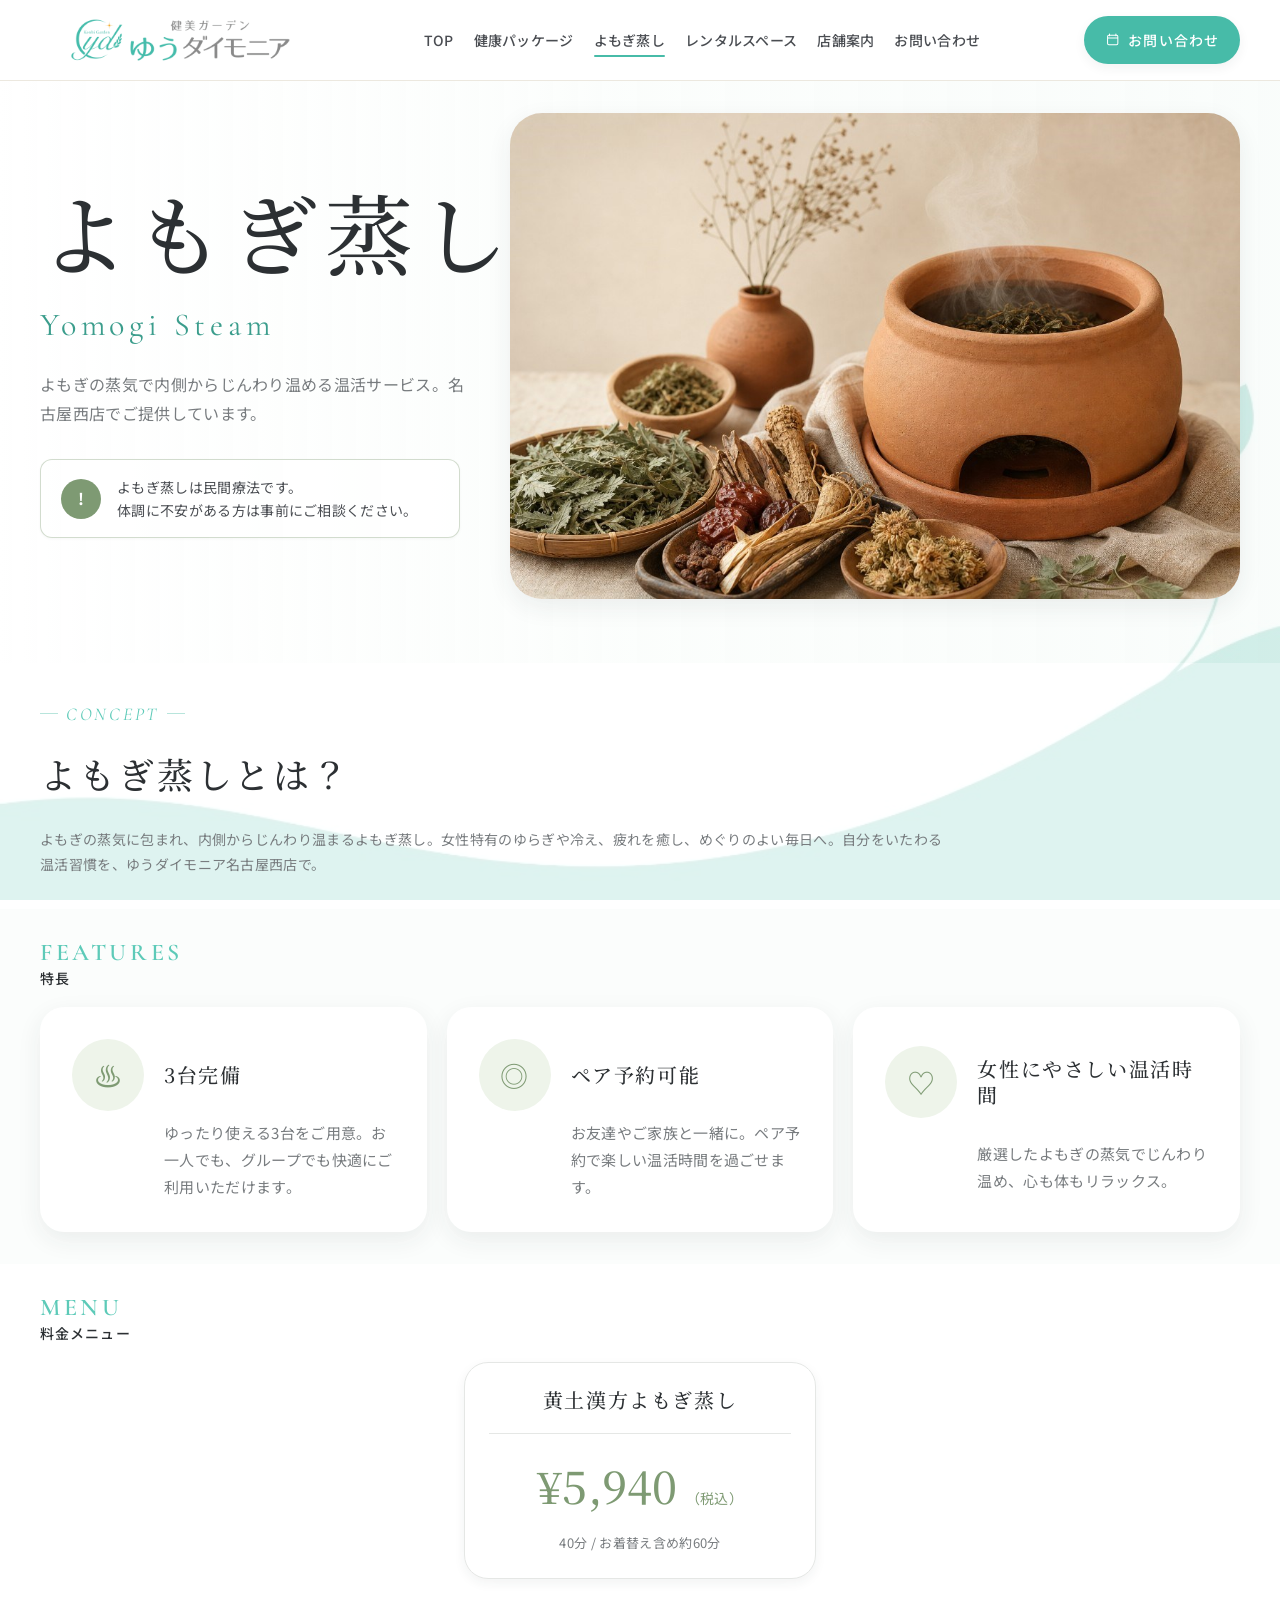
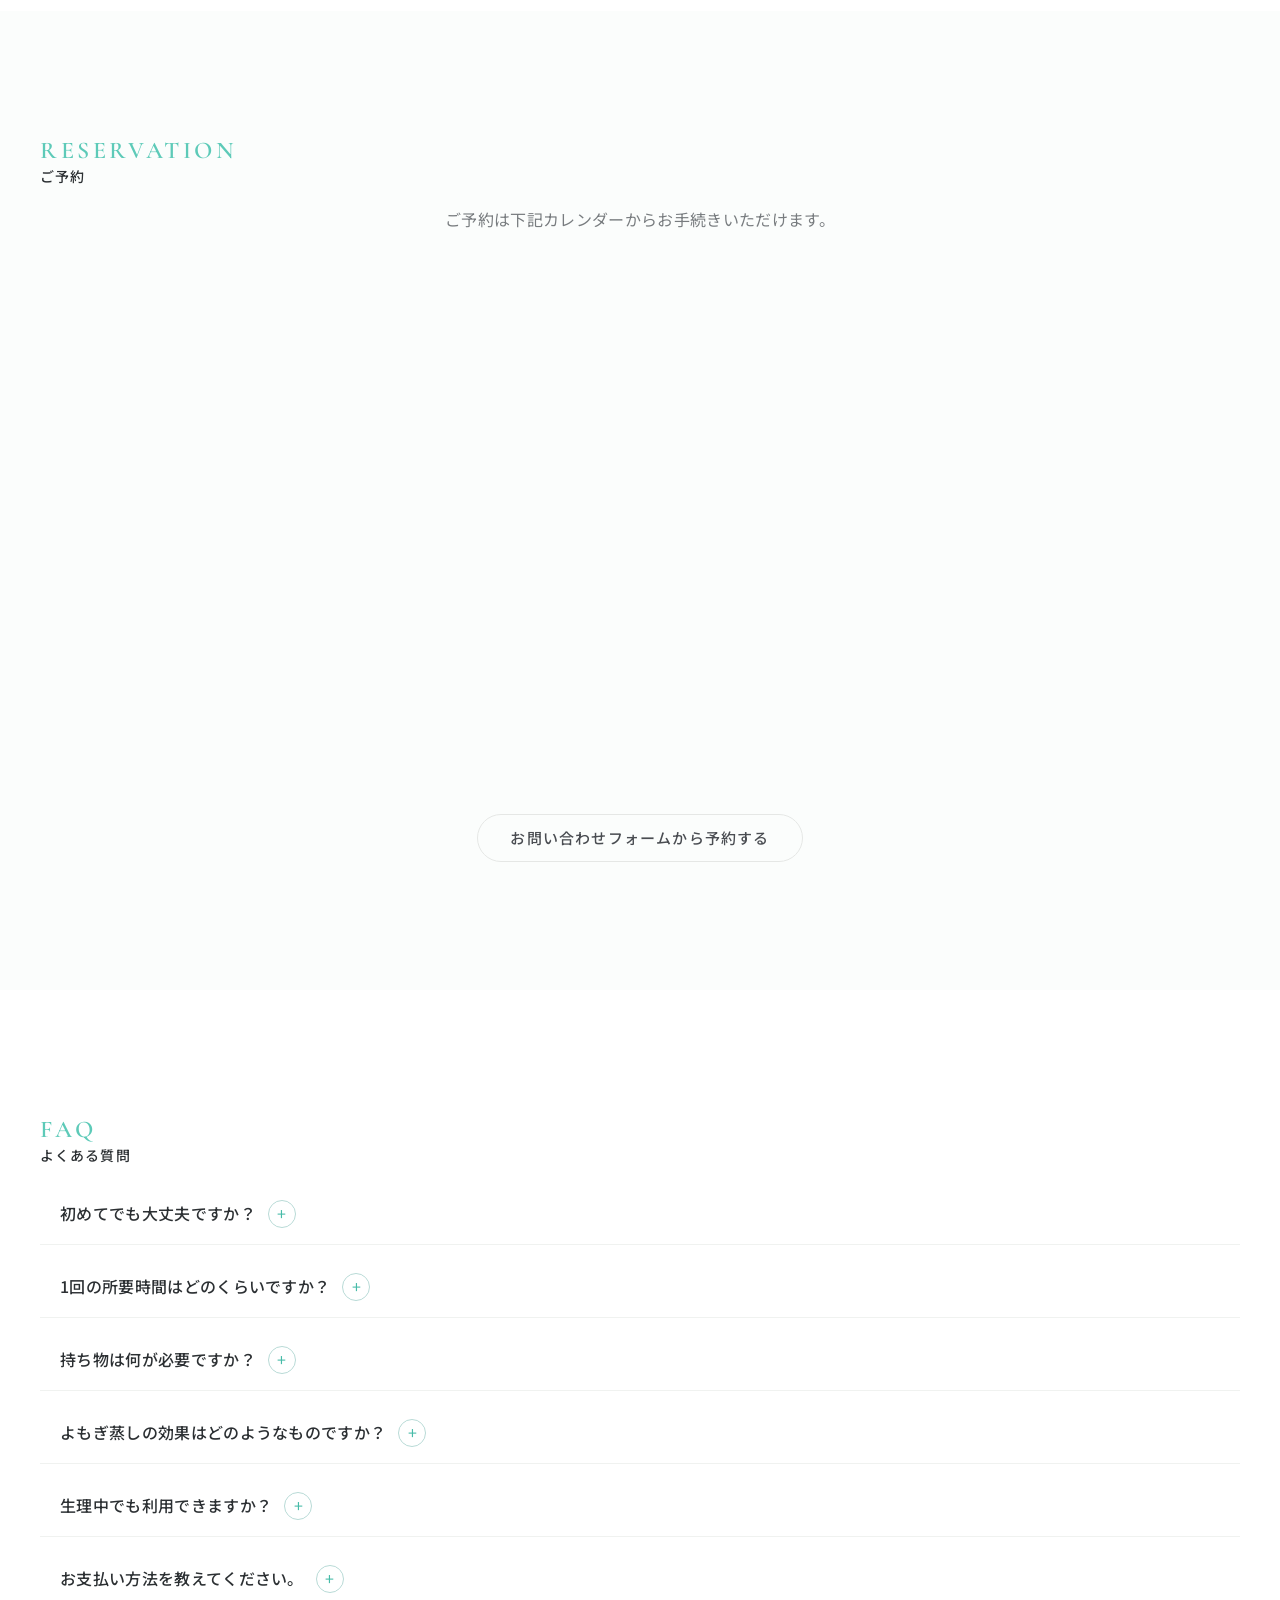
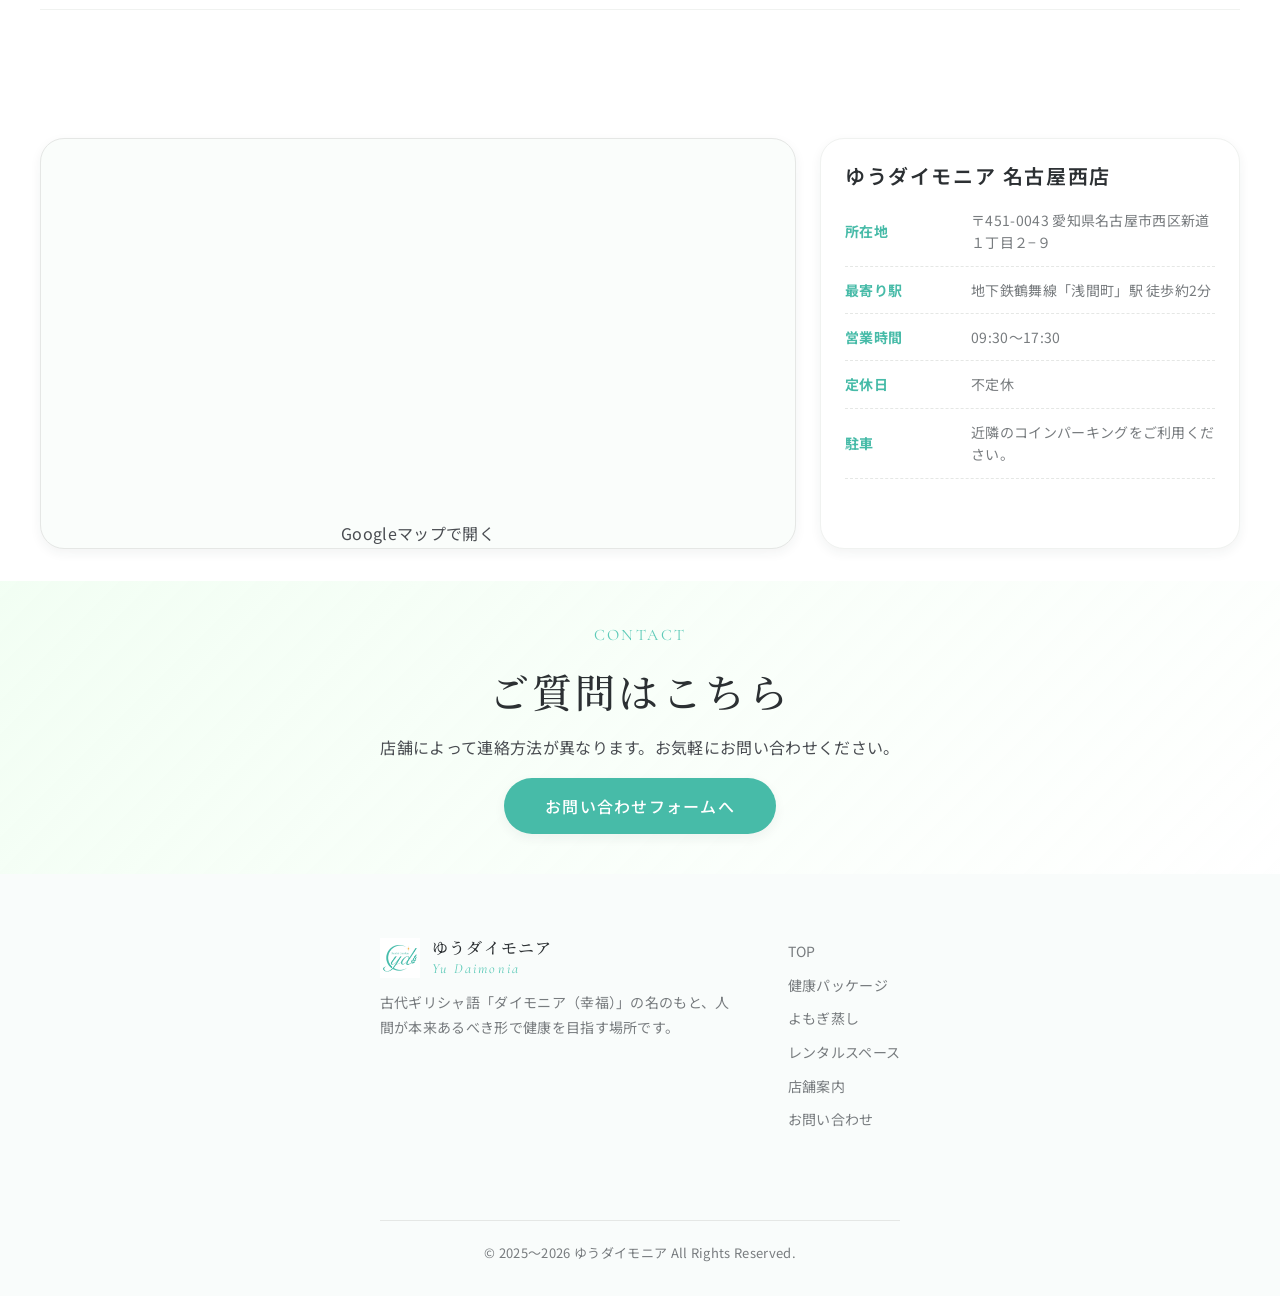
<file: yomogi/index.html>
<!DOCTYPE html>
<html lang="ja">
<head>
  <meta charset="UTF-8">
  <meta name="viewport" content="width=device-width, initial-scale=1.0">
  <meta http-equiv="X-UA-Compatible" content="IE=edge">
  <title>よもぎ蒸し 料金・予約 | ゆうダイモニア名古屋西店</title>
  <meta name="description" content="ゆうダイモニア名古屋西店のよもぎ蒸しサービス。料金・予約・アクセス情報はこちら。">
  <link rel="canonical" href="https://yu-daimonia.com/yomogi/">
  <meta name="robots" content="index, follow">
  <meta name="format-detection" content="telephone=no">
  <meta property="og:site_name" content="ゆうダイモニア">
  <meta property="og:type" content="website">
  <meta property="og:locale" content="ja_JP">
  <meta property="og:title" content="よもぎ蒸し 料金・予約 | ゆうダイモニア名古屋西店">
  <meta property="og:description" content="ゆうダイモニア名古屋西店のよもぎ蒸しサービス。料金・予約・アクセス情報はこちら。">
  <meta property="og:url" content="https://yu-daimonia.com/yomogi/">
  <meta property="og:image" content="https://yu-daimonia.com/assets/images/ogp.jpg">
  <meta property="og:image:width" content="1200">
  <meta property="og:image:height" content="630">
  <meta name="twitter:card" content="summary_large_image">
  <meta name="twitter:title" content="よもぎ蒸し 料金・予約 | ゆうダイモニア名古屋西店">
  <meta name="twitter:description" content="ゆうダイモニア名古屋西店のよもぎ蒸しサービス。料金・予約・アクセス情報はこちら。">
  <meta name="twitter:image" content="https://yu-daimonia.com/assets/images/ogp.jpg">
  <link rel="icon" href="../favicon.ico?v=2" sizes="any">
  <link rel="icon" href="../apple-touch-icon.png?v=2" type="image/png" sizes="300x300">
  <link rel="apple-touch-icon" href="../apple-touch-icon.png">
  <link rel="preconnect" href="https://fonts.googleapis.com">
  <link rel="preconnect" href="https://fonts.gstatic.com" crossorigin>
  <link rel="stylesheet" href="../assets/css/style.css">
    <script type="application/ld+json">
{
  "@context": "https://schema.org",
  "@type": "FAQPage",
  "mainEntity": [
    {"@type":"Question","name":"1回の所要時間はどのくらいですか？","acceptedAnswer":{"@type":"Answer","text":"よもぎ蒸しは1回40分です。お着替え等含めますと、60分が目安となります。"}},
    {"@type":"Question","name":"持ち物は何が必要ですか？","acceptedAnswer":{"@type":"Answer","text":"水分補給用のお水をご用意しています。タオルやマント（店頭購入可）の持込で最大1500円OFFになります。"}}
  ]
}
</script>
</head>
<body>
  <div class="site-bg-deco" aria-hidden="true"></div>

  <a class="skip-link" href="#main-content">本文へスキップ</a>
  <header class="site-header">
    <div class="site-header__inner">
      <a href="../" class="site-logo site-logo--image" aria-label="ゆうダイモニア ホーム">
        <img class="site-logo__image" src="../assets/images/logo.png" alt="ゆうダイモニアロゴ">
      </a>
      <nav class="global-nav" aria-label="グローバルナビゲーション">
        <ul class="global-nav__list">
          <li><a href="../">TOP</a></li>
          <li><a href="../health-package/">健康パッケージ</a></li>
          <li><a href="../yomogi/" aria-current="page"><span class="phrase-keep">よもぎ蒸し</span></a></li>
          <li><a href="../rental-space/">レンタルスペース</a></li>
          <li><a href="../shop/">店舗案内</a></li>
          <li><a href="../contact/">お問い合わせ</a></li>
        </ul>
      </nav>
      <a href="../contact/" class="btn btn--primary btn--pill site-header__cta" aria-label="お問い合わせ">
        <svg class="btn__icon" viewBox="0 0 24 24" aria-hidden="true">
          <path d="M7 3v3M17 3v3M4.5 9.5h15M6 5h12a2 2 0 0 1 2 2v11a2 2 0 0 1-2 2H6a2 2 0 0 1-2-2V7a2 2 0 0 1 2-2Z" fill="none" stroke="currentColor" stroke-width="1.6" stroke-linecap="round"/>
        </svg>
        <span class="site-header__cta-label">お問い合わせ</span>
      </a>
      <button class="hamburger" type="button" aria-label="メニューを開く" aria-expanded="false" aria-controls="mobile-nav">
        <span></span><span></span><span></span>
      </button>
    </div>
  </header>
  <div class="mobile-nav-backdrop" aria-hidden="true"></div>
  <nav class="mobile-nav" id="mobile-nav" aria-label="モバイルナビゲーション">
    <ul class="mobile-nav__list">
      <li><a href="../">TOP</a></li>
      <li><a href="../health-package/">健康パッケージ</a></li>
      <li><a href="../yomogi/" aria-current="page"><span class="phrase-keep">よもぎ蒸し</span></a></li>
      <li><a href="../rental-space/">レンタルスペース</a></li>
      <li><a href="../shop/">店舗案内</a></li>
      <li><a href="../contact/">お問い合わせ</a></li>
    </ul>
    <a href="../contact/" class="btn btn--primary mobile-nav__cta">お問い合わせ</a>
  </nav>
  <main id="main-content">

<section class="yomogi-hero">
      <div class="container yomogi-hero__inner">
        <div class="yomogi-hero__content">
          <h1><span class="phrase-keep">よもぎ蒸し</span></h1>
          <p class="yomogi-hero__en">Yomogi Steam</p>
          <p class="page-hero__lead">よもぎの蒸気で内側からじんわり温める温活サービス。名古屋西店でご提供しています。</p>
          <div class="yomogi-notice">
            <span aria-hidden="true">!</span>
            <p>よもぎ蒸しは民間療法です。<br>体調に不安がある方は事前にご相談ください。</p>
          </div>
        </div>
        <img class="yomogi-hero__image" src="../assets/images/kanpou-steam-main.jpg" alt="よもぎ蒸しの蒸気が立ちのぼる写真">
      </div>
    </section>

    <section class="yomogi-concept section">
      <div class="container yomogi-concept__grid">
        <div class="yomogi-concept__text">
          <p class="home-eyebrow">CONCEPT</p>
          <h2><span class="phrase-keep">よもぎ蒸し</span>とは？</h2>
          <p>よもぎの蒸気に包まれ、内側からじんわり温まるよもぎ蒸し。女性特有のゆらぎや冷え、疲れを癒し、めぐりのよい毎日へ。自分をいたわる温活習慣を、ゆうダイモニア名古屋西店で。</p>
        </div>
      </div>
    </section>

    <section class="yomogi-features section section--soft">
      <div class="container">
        <div class="home-section-label">
          <p>FEATURES</p>
          <h2>特長</h2>
        </div>
        <div class="yomogi-feature-grid">
          <article class="feature-card yomogi-feature-card">
            <div class="feature-card__icon" aria-hidden="true">♨</div>
            <h3 class="feature-card__title">3台完備</h3>
            <p class="feature-card__text">ゆったり使える3台をご用意。お一人でも、グループでも快適にご利用いただけます。</p>
          </article>
          <article class="feature-card yomogi-feature-card">
            <div class="feature-card__icon" aria-hidden="true">◎</div>
            <h3 class="feature-card__title">ペア予約可能</h3>
            <p class="feature-card__text">お友達やご家族と一緒に。ペア予約で楽しい温活時間を過ごせます。</p>
          </article>
          <article class="feature-card yomogi-feature-card">
            <div class="feature-card__icon" aria-hidden="true">♡</div>
            <h3 class="feature-card__title">女性にやさしい温活時間</h3>
            <p class="feature-card__text">厳選したよもぎの蒸気でじんわり温め、心も体もリラックス。</p>
          </article>
        </div>
      </div>
    </section>

    <section class="yomogi-menu section">
      <div class="container">
        <div class="home-section-label">
          <p>MENU</p>
          <h2>料金メニュー</h2>
        </div>
        <div class="yomogi-menu-grid yomogi-menu-grid--single">
          <article class="yomogi-price-card">
            <h3>黄土漢方<span class="phrase-keep">よもぎ蒸し</span></h3>
            <strong>¥5,940<span>（税込）</span></strong>
            <small>40分 / お着替え含め約60分</small>
          </article>
        </div>
      </div>
    </section>

    <section class="section section--soft">
      <div class="container">
        <div class="home-section-label">
          <p>RESERVATION</p>
          <h2>ご予約</h2>
        </div>
        <p class="section-lead">ご予約は下記カレンダーからお手続きいただけます。</p>
        <div class="reservation-embed">
      <!-- エルステラ 埋め込み: 予約カレンダー -->
      <iframe
        src="https://l-stella.net/shop-v9vpu7ec/embed/calendar"
        title="予約カレンダー"
        width="100%"
        height="560"
        style="border:0;border-radius:12px;max-width:100%;"
        loading="lazy"
        referrerpolicy="strict-origin-when-cross-origin"
      ></iframe>
    </div>
        <p class="reservation-fallback">
          <a href="../contact/" class="btn btn--outline">お問い合わせフォームから予約する</a>
        </p>
      </div>
    </section>

    <section class="section">
      <div class="container">
        <div class="home-section-label">
          <p>FAQ</p>
          <h2>よくある質問</h2>
        </div>
        <div class="faq-stack">
          <details class="faq-item"><summary class="faq-item__question"><span class="faq-item__q-text">初めてでも大丈夫ですか？</span><span class="faq-item__icon" aria-hidden="true">+</span></summary><div class="faq-item__answer"><p>スタッフがご案内しますので、初めての方も安心してお越しください。</p></div></details>
          <details class="faq-item"><summary class="faq-item__question"><span class="faq-item__q-text">1回の所要時間はどのくらいですか？</span><span class="faq-item__icon" aria-hidden="true">+</span></summary><div class="faq-item__answer"><p>よもぎ蒸しは1回40分です。お着替え等含めますと、60分が目安となります。</p></div></details>
          <details class="faq-item"><summary class="faq-item__question"><span class="faq-item__q-text">持ち物は何が必要ですか？</span><span class="faq-item__icon" aria-hidden="true">+</span></summary><div class="faq-item__answer"><p>水分補給用のお水をご用意しています。タオルやマント（店頭購入可）の持込で最大1500円OFFになります。</p></div></details>
          <details class="faq-item"><summary class="faq-item__question"><span class="faq-item__q-text">よもぎ蒸しの効果はどのようなものですか？</span><span class="faq-item__icon" aria-hidden="true">+</span></summary><div class="faq-item__answer"><p>よもぎ蒸しは粘膜を通して内臓を温めることができる韓国発祥の民間療法です。リラックス効果で自然免疫力もアップし、心地よく温まることで自律神経にもはたらきかけます。</p></div></details>
          <details class="faq-item"><summary class="faq-item__question"><span class="faq-item__q-text">生理中でも利用できますか？</span><span class="faq-item__icon" aria-hidden="true">+</span></summary><div class="faq-item__answer"><p>はい。ご利用いただけます。生理中も足蒸しという方法で温まることが可能です。生理のトラブルがある方は定期的に温まることをおすすめします。</p></div></details>
          <details class="faq-item"><summary class="faq-item__question"><span class="faq-item__q-text">お支払い方法を教えてください。</span><span class="faq-item__icon" aria-hidden="true">+</span></summary><div class="faq-item__answer"><p>クレジットカード、交通系、QRコード決済が可能です。</p></div></details>
        </div>
      </div>
    </section>

    <section class="access-main" id="access">
  <div class="container access-main__grid">
    <div class="access-map">
      <iframe
        class="access-map__iframe"
        src="https://www.google.com/maps?q=%E3%80%92451-0043%20%E6%84%9B%E7%9F%A5%E7%9C%8C%E5%90%8D%E5%8F%A4%E5%B1%8B%E5%B8%82%E8%A5%BF%E5%8C%BA%E6%96%B0%E9%81%93%EF%BC%91%E4%B8%81%E7%9B%AE%EF%BC%92%E2%88%92%EF%BC%99&output=embed"
        width="100%"
        height="360"
        style="display:block;width:100%;height:clamp(300px,45vw,360px);border:0;"
        title="ゆうダイモニア 名古屋西店のGoogleマップ"
        loading="lazy"
        referrerpolicy="no-referrer-when-downgrade"
        allowfullscreen>
      </iframe>
      <p class="access-map__link">
        <a href="https://www.google.com/maps?q=%E3%80%92451-0043%20%E6%84%9B%E7%9F%A5%E7%9C%8C%E5%90%8D%E5%8F%A4%E5%B1%8B%E5%B8%82%E8%A5%BF%E5%8C%BA%E6%96%B0%E9%81%93%EF%BC%91%E4%B8%81%E7%9B%AE%EF%BC%92%E2%88%92%EF%BC%99" target="_blank" rel="noopener noreferrer">Googleマップで開く</a>
      </p>
    </div>

    <aside class="access-info-card">
      <h2>ゆうダイモニア 名古屋西店</h2>
      <dl>
        <div>
          <dt>所在地</dt>
          <dd>〒451-0043 愛知県名古屋市西区新道１丁目２−９</dd>
        </div>
        <div>
          <dt>最寄り駅</dt>
          <dd>地下鉄鶴舞線「浅間町」駅 徒歩約2分</dd>
        </div>
        <div>
          <dt>営業時間</dt>
          <dd>09:30〜17:30</dd>
        </div>
        <div>
          <dt>定休日</dt>
          <dd>不定休</dd>
        </div>
        <div>
          <dt>駐車</dt>
          <dd>近隣のコインパーキングをご利用ください。</dd>
        </div>
      </dl>
    </aside>
  </div>
</section>


<section class="page-cta" data-animate="fade-up">
  <div class="container page-cta__inner">
    <p class="page-cta__eyebrow">CONTACT</p>
    <h2>ご質問はこちら</h2>
    <p>店舗によって連絡方法が異なります。お気軽にお問い合わせください。</p>
    <a href="../contact/" class="btn btn--primary btn--lg">お問い合わせフォームへ</a>
  </div>
</section>

  </main>
  <footer class="site-footer">
    <div class="site-footer__inner">
      <div class="site-footer__brand">
        <a href="../" class="site-logo" aria-label="ゆうダイモニア ホーム">
          <img class="site-logo__mark site-logo__mark--image" src="../assets/images/kenbi-garden-mark.png" alt="健美ガーデン" width="40" height="40">
          <span class="site-logo__name-jp">ゆうダイモニア</span>
          <span class="site-logo__name-en">Yu Daimonia</span>
        </a>
        <p class="site-footer__tagline">古代ギリシャ語「ダイモニア（幸福）」の名のもと、人間が本来あるべき形で健康を目指す場所です。</p>
      </div>
      <nav class="site-footer__nav" aria-label="フッターナビゲーション">
        <ul>
          <li><a href="../">TOP</a></li>
          <li><a href="../health-package/">健康パッケージ</a></li>
          <li><a href="../yomogi/"><span class="phrase-keep">よもぎ蒸し</span></a></li>
          <li><a href="../rental-space/">レンタルスペース</a></li>
          <li><a href="../shop/">店舗案内</a></li>
          <li><a href="../contact/">お問い合わせ</a></li>
        </ul>
      </nav>
      <div class="site-footer__bottom">
        <p>© <span data-copyright-range data-copyright-start="2025">2025</span> ゆうダイモニア All Rights Reserved.</p>
      </div>
    </div>
  </footer>
  <script src="../assets/js/main.js" defer></script>
</body>
</html>
</file>
<file: assets/css/style.css>
@import url("https://fonts.googleapis.com/css2?family=Noto+Serif+JP:wght@400;500;600;700&family=Noto+Sans+JP:wght@300;400;500;700&family=Cormorant+Garamond:ital,wght@0,400;0,500;0,600;1,400&display=swap");

:root {
  /* Colors: primary */
  --color-primary: #47BBA8;
  --color-primary-dark: #3B9D8C;
  --color-primary-light: #8FD5C8;
  --color-primary-pale: #ECFEEE;

  /* Colors: accent */
  --color-accent-gold: #5DCAB8;
  --color-accent-gold-dark: #3B9D8C;
  --color-accent-gold-light: #B8E5DC;

  /* Colors: backgrounds */
  --color-bg-base: #FFFFFF;
  --color-bg-cream: #F8FCFA;
  --color-bg-white: #FFFFFF;
  --color-bg-soft: #FAFDFB;
  --color-bg-base-translucent: rgba(255, 255, 255, 0.82);
  --color-bg-soft-translucent: rgba(250, 253, 251, 0.72);
  --color-bg-cream-translucent: rgba(248, 252, 250, 0.78);
  --color-bg-white-translucent: rgba(255, 255, 255, 0.86);
  --color-primary-pale-translucent: rgba(236, 254, 238, 0.68);

  /* Colors: text */
  --color-text-main: #4A4D52;
  --color-text-heading: #2C3033;
  --color-text-muted: #787C7F;
  --color-text-light: #A8ACAF;
  --color-text-on-primary: #FFFFFF;

  /* Colors: borders */
  --color-border: #E5E7E5;
  --color-border-light: #F0F2F0;
  --color-border-primary: #B8DAD6;

  /* Colors: states */
  --color-required: #C97A7A;
  --color-warning: #E8A04A;
  --color-success: #7AAB7A;

  /* Fonts */
  --font-serif-jp: "Noto Serif JP", "Yu Mincho", "游明朝", serif;
  --font-sans-jp: "Noto Sans JP", "Yu Gothic", "游ゴシック", "Hiragino Sans", sans-serif;
  --font-serif-en: "Cormorant Garamond", "Times New Roman", serif;

  /* Font sizes */
  --font-size-xs: 0.8125rem;
  --font-size-sm: 0.875rem;
  --font-size-base: 1rem;
  --font-size-md: 1.125rem;
  --font-size-lg: 1.25rem;
  --font-size-xl: 1.5rem;
  --font-size-2xl: 1.75rem;
  --font-size-3xl: 2rem;
  --font-size-4xl: 2.5rem;
  --font-size-5xl: 3.25rem;

  /* Line heights */
  --leading-tight: 1.3;
  --leading-normal: 1.6;
  --leading-relaxed: 1.8;

  /* Letter spacing */
  --tracking-normal: 0.02em;
  --tracking-wide: 0.08em;
  --tracking-wider: 0.15em;

  /* Spacing */
  --space-1: 4px;
  --space-2: 8px;
  --space-3: 12px;
  --space-4: 16px;
  --space-5: 20px;
  --space-6: 24px;
  --space-8: 32px;
  --space-10: 40px;
  --space-12: 48px;
  --space-16: 64px;
  --space-20: 80px;
  --space-24: 96px;
  --space-32: 128px;

  /* Containers */
  --container-max: 1280px;
  --container-narrow: 960px;
  --container-wide: 1440px;
  --container-padding-pc: 40px;
  --container-padding-sp: 20px;

  /* Radius */
  --radius-sm: 4px;
  --radius-md: 8px;
  --radius-lg: 12px;
  --radius-xl: 16px;
  --radius-2xl: 24px;
  --radius-3xl: 32px;
  --radius-pill: 9999px;

  /* Shadows */
  --shadow-sm: 0 1px 3px rgba(40, 50, 50, 0.04);
  --shadow-md: 0 4px 12px rgba(40, 50, 50, 0.06);
  --shadow-lg: 0 8px 24px rgba(40, 50, 50, 0.08);
  --shadow-xl: 0 16px 40px rgba(40, 50, 50, 0.10);

  /* Transitions */
  --transition-fast: 150ms ease-out;
  --transition-base: 250ms ease-out;
  --transition-slow: 400ms ease-out;
}

*,
*::before,
*::after {
  box-sizing: border-box;
}

html {
  font-size: 16px;
  scroll-behavior: smooth;
  overflow-x: clip;
}

body {
  position: relative;
  min-width: 320px;
  width: 100%;
  margin: 0;
  color: var(--color-text-main);
  font-family: var(--font-sans-jp);
  font-size: var(--font-size-base);
  line-height: var(--leading-normal);
  letter-spacing: var(--tracking-normal);
  background-color: transparent;
  -webkit-font-smoothing: antialiased;
  text-rendering: optimizeLegibility;
}

.site-bg-deco {
  position: fixed;
  top: 0;
  left: 0;
  width: 100vw;
  height: 100vh;
  z-index: -1;
  pointer-events: none;
  background-color: var(--color-bg-base);
  background-image: url("../images/site-background-deco.png");
  background-repeat: no-repeat;
  background-position: left bottom;
  background-size: 100% auto;
}

body.is-menu-open {
  overflow: hidden;
}

.skip-link {
  position: fixed;
  top: var(--space-4);
  left: var(--space-4);
  z-index: 1000;
  transform: translateY(calc(-100% - var(--space-8)));
  padding: var(--space-3) var(--space-5);
  color: var(--color-text-on-primary);
  font-weight: 700;
  text-decoration: none;
  background: var(--color-primary-dark);
  border-radius: var(--radius-pill);
  box-shadow: var(--shadow-md);
  transition: transform var(--transition-fast);
}

.skip-link:focus {
  transform: translateY(0);
}

h1,
h2,
h3,
h4,
h5,
h6,
p,
figure,
blockquote,
dl,
dd {
  margin: 0;
}

h1,
h2,
h3,
h4,
h5,
h6 {
  color: var(--color-text-heading);
  font-family: var(--font-serif-jp);
  font-weight: 500;
  line-height: var(--leading-tight);
  letter-spacing: var(--tracking-wide);
}

h1 {
  font-size: clamp(var(--font-size-3xl), 5vw, var(--font-size-5xl));
}

h2 {
  font-size: clamp(var(--font-size-2xl), 4vw, var(--font-size-4xl));
}

h3 {
  font-size: clamp(var(--font-size-xl), 3vw, var(--font-size-3xl));
}

p {
  line-height: var(--leading-relaxed);
}

ul,
ol {
  margin: 0;
  padding: 0;
}

li {
  list-style: none;
}

a {
  color: inherit;
  text-decoration: none;
  transition: color var(--transition-fast), opacity var(--transition-fast);
}

a:hover {
  color: var(--color-primary-dark);
}

img,
picture,
svg,
video,
canvas {
  display: block;
  max-width: 100%;
}

img {
  height: auto;
}

button,
input,
textarea,
select {
  font: inherit;
}

button {
  padding: 0;
  color: inherit;
  background: none;
  border: 0;
  cursor: pointer;
}

input,
textarea,
select {
  color: var(--color-text-main);
}

textarea {
  resize: vertical;
}

table {
  border-collapse: collapse;
  border-spacing: 0;
}

:focus-visible {
  outline: 2px solid var(--color-primary);
  outline-offset: 4px;
}

::selection {
  color: var(--color-text-on-primary);
  background-color: var(--color-primary);
}

.container {
  width: min(100% - (var(--container-padding-sp) * 2), var(--container-max));
  margin-inline: auto;
}

.container--narrow {
  max-width: var(--container-narrow);
}

.container--wide {
  max-width: var(--container-wide);
}

.section {
  padding-block: var(--space-16);
}

.u-serif {
  font-family: var(--font-serif-jp);
}

.u-serif-en {
  font-family: var(--font-serif-en);
}

.u-text-muted {
  color: var(--color-text-muted);
}

.u-visually-hidden {
  position: absolute;
  width: 1px;
  height: 1px;
  padding: 0;
  overflow: hidden;
  white-space: nowrap;
  border: 0;
  clip: rect(0, 0, 0, 0);
  clip-path: inset(50%);
}

.phrase-keep {
  display: inline-block;
  word-break: keep-all;
  line-break: strict;
  white-space: nowrap;
}

@media (min-width: 768px) {
  .container {
    width: min(100% - (var(--container-padding-pc) * 2), var(--container-max));
  }

  .section {
    padding-block: var(--space-24);
  }
}

@media (min-width: 1280px) {
  .section {
    padding-block: var(--space-32);
  }
}

/* Components: header */
#main-content {
  background: transparent;
}

.site-header {
  position: sticky;
  top: 0;
  z-index: 100;
  border-bottom: 1px solid rgba(229, 223, 211, 0.72);
  background-color: rgba(255, 255, 255, 0.78);
  backdrop-filter: blur(8px);
}

.site-header__inner {
  display: flex;
  align-items: center;
  justify-content: space-between;
  width: min(100% - (var(--container-padding-sp) * 2), var(--container-max));
  min-height: 64px;
  margin-inline: auto;
  gap: var(--space-4);
}

.site-logo {
  display: inline-grid;
  grid-template-columns: 40px auto;
  grid-template-areas:
    "mark jp"
    "mark en";
  align-items: center;
  column-gap: var(--space-3);
  color: var(--color-text-heading);
}

.site-logo:hover {
  color: var(--color-text-heading);
  opacity: 0.82;
}

.site-header .site-logo--image {
  display: inline-flex;
  flex-shrink: 0;
  align-items: center;
  max-width: min(40vw, 260px);
}

.site-logo__image {
  display: block;
  width: 100%;
  height: auto;
}

.site-logo__mark {
  grid-area: mark;
  width: 40px;
  height: 40px;
  color: var(--color-primary);
}

.site-logo__mark--image {
  object-fit: contain;
}

.site-logo__name-jp {
  grid-area: jp;
  font-family: var(--font-serif-jp);
  font-size: var(--font-size-base);
  font-weight: 500;
  line-height: var(--leading-tight);
  letter-spacing: var(--tracking-wide);
}

.site-logo__name-en {
  grid-area: en;
  color: var(--color-accent-gold);
  font-family: var(--font-serif-en);
  font-size: var(--font-size-sm);
  font-style: italic;
  line-height: var(--leading-tight);
  letter-spacing: var(--tracking-wider);
}

.global-nav {
  display: none;
}

.global-nav__list {
  display: flex;
  flex-wrap: nowrap;
  align-items: center;
  gap: clamp(var(--space-3), 1.1vw, var(--space-5));
}

.global-nav__link,
.global-nav a {
  position: relative;
  display: inline-flex;
  align-items: center;
  min-height: 44px;
  color: var(--color-text-main);
  font-size: clamp(0.8125rem, 0.9vw, 0.875rem);
  font-weight: 500;
  letter-spacing: 0.02em;
  white-space: nowrap;
}

.global-nav__link::after,
.global-nav a::after {
  position: absolute;
  right: 0;
  bottom: 5px;
  left: 0;
  height: 2px;
  background-color: var(--color-primary);
  border-radius: var(--radius-pill);
  content: "";
  opacity: 0;
  transform: scaleX(0.4);
  transition: opacity var(--transition-fast), transform var(--transition-fast);
}

.global-nav__link:hover::after,
.global-nav a:hover::after,
.global-nav__link[aria-current="page"]::after,
.global-nav a[aria-current="page"]::after {
  opacity: 1;
  transform: scaleX(1);
}

.site-header__cta {
  display: inline-flex;
  flex-shrink: 0;
  width: auto;
  min-width: 44px;
  min-height: 44px;
  margin-left: auto;
  padding: 10px 12px;
  white-space: nowrap;
}

.site-header__cta-label {
  position: absolute;
  width: 1px;
  height: 1px;
  padding: 0;
  margin: -1px;
  overflow: hidden;
  clip: rect(0, 0, 0, 0);
  white-space: nowrap;
  border: 0;
}

.hamburger {
  position: relative;
  z-index: 120;
  display: inline-flex;
  flex-direction: column;
  justify-content: center;
  width: 44px;
  height: 44px;
  gap: 6px;
  border-radius: var(--radius-pill);
}

.hamburger span {
  display: block;
  width: 24px;
  height: 2px;
  margin-inline: auto;
  background-color: var(--color-text-heading);
  border-radius: var(--radius-pill);
  transition: transform var(--transition-base), opacity var(--transition-fast);
}

.hamburger[aria-expanded="true"] span:nth-child(1) {
  transform: translateY(8px) rotate(38deg);
}

.hamburger[aria-expanded="true"] span:nth-child(2) {
  opacity: 0;
}

.hamburger[aria-expanded="true"] span:nth-child(3) {
  transform: translateY(-8px) rotate(-38deg);
}

.mobile-nav {
  position: fixed;
  inset: 0 0 0 auto;
  z-index: 110;
  width: min(86vw, 360px);
  padding: 88px var(--space-6) var(--space-8);
  background-color: var(--color-bg-soft);
  box-shadow: var(--shadow-xl);
  transform: translateX(100%);
  transition: transform var(--transition-base);
}

.mobile-nav.is-open {
  transform: translateX(0);
}

.mobile-nav__list {
  display: grid;
  gap: var(--space-4);
}

.mobile-nav__list a {
  display: flex;
  align-items: center;
  min-height: 44px;
  border-bottom: 1px solid var(--color-border-light);
  color: var(--color-text-heading);
  font-weight: 500;
}

.mobile-nav__cta {
  margin-top: var(--space-8);
}

.mobile-nav-backdrop {
  position: fixed;
  inset: 0;
  z-index: 105;
  background-color: rgba(44, 44, 44, 0.25);
  opacity: 0;
  pointer-events: none;
  transition: opacity var(--transition-base);
}

.mobile-nav-backdrop.is-open {
  opacity: 1;
  pointer-events: auto;
}

/* Components: buttons */
.btn {
  display: inline-flex;
  align-items: center;
  justify-content: center;
  gap: var(--space-2);
  min-height: 48px;
  padding: 14px var(--space-8);
  border: 1px solid transparent;
  border-radius: var(--radius-pill);
  font-family: var(--font-sans-jp);
  font-size: 0.9375rem;
  font-weight: 500;
  line-height: 1;
  letter-spacing: var(--tracking-wide);
  text-align: center;
  transition: background-color var(--transition-fast), border-color var(--transition-fast), color var(--transition-fast), box-shadow var(--transition-fast), transform var(--transition-fast);
}

.btn:hover {
  transform: translateY(-1px);
}

.btn__icon,
.btn__arrow {
  width: 1.1em;
  height: 1.1em;
  flex: 0 0 auto;
}

.btn--primary {
  color: var(--color-text-on-primary);
  background-color: var(--color-primary);
  box-shadow: var(--shadow-md);
}

.btn--primary:hover {
  color: var(--color-text-on-primary);
  background-color: var(--color-primary-dark);
}

.btn--gold {
  color: var(--color-text-on-primary);
  background-color: var(--color-accent-gold);
  box-shadow: var(--shadow-md);
}

.btn--gold:hover {
  color: var(--color-text-on-primary);
  background-color: var(--color-accent-gold-dark);
}

.btn--outline {
  color: var(--color-text-main);
  background-color: transparent;
  border-color: var(--color-border);
}

.btn--outline:hover {
  color: var(--color-primary-dark);
  background-color: var(--color-bg-soft);
  border-color: var(--color-primary-light);
}

.btn--ghost {
  color: var(--color-primary-dark);
  background-color: transparent;
  border-color: var(--color-border-primary);
}

.btn--ghost:hover {
  color: var(--color-text-on-primary);
  background-color: var(--color-primary);
  border-color: var(--color-primary);
}

.btn--white {
  color: var(--color-text-main);
  background-color: var(--color-bg-white);
  border-color: var(--color-bg-white);
  box-shadow: var(--shadow-sm);
}

.btn--white:hover {
  color: var(--color-primary-dark);
  background-color: var(--color-bg-soft);
}

.btn--sm {
  min-height: 40px;
  padding: 10px var(--space-6);
  font-size: var(--font-size-sm);
}

.btn--lg {
  min-height: 56px;
  padding: 18px var(--space-10);
  font-size: var(--font-size-base);
}

.btn--pill {
  border-radius: var(--radius-pill);
}

.btn--block {
  width: 100%;
}

/* Components: section headings */
.section-heading {
  margin-bottom: var(--space-12);
  text-align: center;
}

.section-heading__jp {
  font-size: clamp(1.75rem, 4vw, 2.75rem);
  font-weight: 500;
}

.section-heading__en {
  margin-top: var(--space-3);
  color: var(--color-accent-gold);
  font-family: var(--font-serif-en);
  font-size: clamp(1.125rem, 2vw, 1.5rem);
  font-style: italic;
  letter-spacing: var(--tracking-wider);
}

.section-heading__divider {
  display: inline-flex;
  align-items: center;
  justify-content: center;
  width: min(160px, 52vw);
  margin-top: var(--space-4);
  gap: var(--space-3);
  color: var(--color-accent-gold);
}

.divider-line {
  width: 52px;
  height: 1px;
  background-color: var(--color-accent-gold-light);
}

.divider-brand-mark {
  width: auto;
  height: 36px;
  max-width: 56px;
  object-fit: contain;
}

.section-heading--left {
  text-align: left;
}

.section-heading--left .section-heading__en {
  order: -1;
  margin-top: 0;
  margin-bottom: var(--space-2);
}

.section-heading--left .section-heading__divider {
  justify-content: flex-start;
}

/* Components: cards */
.card,
.feature-card {
  position: relative;
  z-index: 1;
  padding: var(--space-8);
  background-color: var(--color-bg-white);
  border-radius: var(--radius-2xl);
  box-shadow: var(--shadow-lg);
  transition: box-shadow var(--transition-base), transform var(--transition-base);
}

.card:hover,
.feature-card:hover {
  box-shadow: var(--shadow-xl);
  transform: translateY(-2px);
}

.feature-card {
  text-align: center;
}

.feature-card__icon {
  display: grid;
  place-items: center;
  width: 72px;
  height: 72px;
  margin: 0 auto var(--space-5);
  color: var(--color-primary);
  background-color: var(--color-primary-pale);
  border-radius: 50%;
}

.feature-card__icon svg,
.feature-card__icon img {
  width: 32px;
  height: 32px;
}

.feature-card__title,
.card__title {
  font-size: var(--font-size-lg);
  font-weight: 500;
}

.feature-card__text,
.card__text {
  margin-top: var(--space-4);
  color: var(--color-text-muted);
  font-size: 0.9375rem;
}

.image-card {
  overflow: hidden;
  padding: 0;
}

.image-card__image {
  aspect-ratio: 4 / 3;
  width: 100%;
  object-fit: cover;
}

.image-card__body {
  padding: var(--space-6);
}

/* Components: footer */
.site-footer {
  position: relative;
  overflow: hidden;
  padding-block: var(--space-10) var(--space-6);
  color: var(--color-text-muted);
  background-color: var(--color-bg-cream-translucent);
}

.site-footer__inner {
  position: relative;
  z-index: 1;
  width: min(100% - (var(--container-padding-sp) * 2), var(--container-max));
  margin-inline: auto;
}

.site-footer__brand {
  display: grid;
  gap: var(--space-3);
  margin-bottom: var(--space-8);
}

.site-footer__tagline {
  font-size: var(--font-size-sm);
  line-height: var(--leading-relaxed);
}

.site-footer__nav {
  display: grid;
  gap: var(--space-8);
}

.site-footer__nav ul {
  display: grid;
  gap: var(--space-2);
}

.site-footer__nav a {
  color: var(--color-text-muted);
  font-size: var(--font-size-sm);
}

.site-footer__nav a:hover {
  color: var(--color-primary);
}

.site-footer__group-title {
  margin-bottom: var(--space-3);
  color: var(--color-text-heading);
  font-family: var(--font-sans-jp);
  font-size: var(--font-size-sm);
  font-weight: 700;
  letter-spacing: var(--tracking-wide);
}

.site-footer__list {
  display: grid;
  gap: var(--space-2);
}

.site-footer__list a {
  color: var(--color-text-muted);
  font-size: var(--font-size-sm);
}

.site-footer__list a:hover {
  color: var(--color-primary);
}

.site-footer__sns {
  display: flex;
  flex-wrap: wrap;
  gap: var(--space-3);
}

.site-footer__sns a {
  display: grid;
  place-items: center;
  width: 40px;
  height: 40px;
  color: var(--color-primary);
  background-color: var(--color-bg-white);
  border-radius: 50%;
  box-shadow: var(--shadow-sm);
}

.site-footer__bottom {
  margin-top: var(--space-10);
  padding-top: var(--space-5);
  border-top: 1px solid var(--color-border);
  font-size: var(--font-size-xs);
  text-align: center;
}

.site-footer--compact {
  padding-block: var(--space-8);
}

.site-footer--compact .site-footer__brand {
  align-items: center;
  margin-bottom: var(--space-5);
  text-align: center;
}

.site-footer--compact .site-logo {
  margin-inline: auto;
}

.site-footer--compact .site-footer__tagline {
  max-width: 520px;
  margin-inline: auto;
}

.site-footer--compact .site-footer__nav {
  display: none;
}

/* Components: decoration */
.decoration-leaf {
  position: absolute;
  z-index: 0;
  width: clamp(120px, 18vw, 240px);
  color: var(--color-primary-light);
  opacity: 0.45;
  pointer-events: none;
}

.decoration-leaf--left {
  top: var(--space-10);
  left: 0;
  transform: translateX(-30%);
}

.decoration-leaf--right {
  right: 0;
  bottom: var(--space-10);
  transform: translateX(30%) scaleX(-1);
}

.wave-divider {
  position: absolute;
  bottom: -1px;
  left: 0;
  width: 100%;
  height: 60px;
  line-height: 0;
  pointer-events: none;
}

.wave-divider path {
  fill: var(--color-bg-base-translucent);
}

.wave-divider svg {
  width: 100%;
  height: 100%;
}

/* Components: forms */
.form-row {
  display: grid;
  gap: var(--space-2);
}

.form-label {
  display: inline-flex;
  align-items: center;
  gap: var(--space-2);
  color: var(--color-text-heading);
  font-size: 0.9375rem;
  font-weight: 500;
}

.form-required {
  display: inline-flex;
  align-items: center;
  min-height: 22px;
  padding: 2px var(--space-2);
  color: var(--color-required);
  background-color: #F8EEEE;
  border-radius: var(--radius-sm);
  font-size: var(--font-size-xs);
  line-height: 1;
}

.form-input,
.form-select,
.form-textarea {
  width: 100%;
  padding: 12px var(--space-4);
  background-color: var(--color-bg-white);
  border: 1px solid var(--color-border);
  border-radius: var(--radius-md);
  transition: border-color var(--transition-fast), box-shadow var(--transition-fast);
}

.form-input:focus,
.form-select:focus,
.form-textarea:focus {
  border-color: var(--color-primary);
  outline: 0;
  box-shadow: 0 0 0 3px rgba(91, 175, 168, 0.15);
}

.form-input::placeholder,
.form-textarea::placeholder {
  color: var(--color-text-light);
}

/* Components: FAQ */
.faq-item {
  border-bottom: 1px solid var(--color-border-light);
}

.faq-item__question {
  display: grid;
  grid-template-columns: auto 1fr auto;
  align-items: center;
  gap: var(--space-3);
  padding: var(--space-4) var(--space-5);
  cursor: pointer;
  transition: background-color var(--transition-fast);
}

.faq-item__question::-webkit-details-marker {
  display: none;
}

.faq-item__question:hover {
  background-color: var(--color-bg-soft);
}

.faq-item__q-mark {
  color: var(--color-primary);
  font-family: var(--font-serif-en);
  font-size: var(--font-size-lg);
  font-weight: 600;
}

.faq-item__q-text {
  color: var(--color-text-heading);
  font-weight: 500;
}

.faq-item__icon {
  display: grid;
  place-items: center;
  width: 28px;
  height: 28px;
  color: var(--color-primary);
  border: 1px solid var(--color-border-primary);
  border-radius: 50%;
}

.faq-item[open] .faq-item__icon {
  transform: rotate(45deg);
}

.faq-item__answer {
  padding: 0 var(--space-5) var(--space-5) calc(var(--space-5) + 2.5rem);
  color: var(--color-text-muted);
}

.terms-content {
  display: grid;
  gap: var(--space-6);
  max-height: 640px;
  overflow-y: auto;
  padding-right: var(--space-3);
  font-size: var(--font-size-sm);
}

.terms-content h3 {
  color: var(--color-text-heading);
  font-family: var(--font-sans-jp);
  font-size: var(--font-size-lg);
  font-weight: 700;
}

.terms-content h4 {
  margin-bottom: var(--space-2);
  color: var(--color-primary-dark);
  font-family: var(--font-sans-jp);
  font-size: var(--font-size-base);
  font-weight: 700;
  line-height: var(--leading-normal);
}

.terms-content p,
.terms-content li {
  line-height: var(--leading-relaxed);
}

.terms-content ol,
.terms-content ul {
  display: grid;
  gap: var(--space-2);
  padding-left: 1.5em;
}

.terms-content li {
  list-style: revert;
}

/* Components: stepper */
.step-list {
  display: grid;
  gap: var(--space-6);
}

.step-item {
  position: relative;
  display: grid;
  justify-items: center;
  gap: var(--space-3);
  padding: var(--space-6);
  text-align: center;
}

.step-item__icon {
  display: grid;
  place-items: center;
  width: 80px;
  height: 80px;
  color: var(--color-primary);
  background-color: var(--color-primary-pale);
  border-radius: 50%;
}

.step-item__number {
  color: var(--color-primary);
  font-family: var(--font-serif-en);
  font-size: var(--font-size-md);
  letter-spacing: var(--tracking-wider);
}

.step-item__title {
  color: var(--color-text-heading);
  font-weight: 500;
}

.step-item__text {
  color: var(--color-text-muted);
  font-size: var(--font-size-sm);
}

/* Components: breadcrumb */
.breadcrumb {
  color: var(--color-text-muted);
  font-size: var(--font-size-sm);
}

.breadcrumb ol {
  display: flex;
  flex-wrap: wrap;
  gap: var(--space-2);
}

.breadcrumb li:not(:last-child)::after {
  margin-left: var(--space-2);
  color: var(--color-text-light);
  content: "›";
}

.breadcrumb a {
  color: var(--color-text-muted);
}

@media (min-width: 768px) {
  .site-header__inner {
    width: min(100% - (var(--container-padding-pc) * 2), var(--container-max));
    min-height: 80px;
  }

  .site-footer {
    padding-block: var(--space-16) var(--space-8);
  }

  .site-footer__inner {
    display: grid;
    grid-template-columns: minmax(220px, 360px) auto;
    justify-content: center;
    align-items: start;
    gap: var(--space-10);
    width: fit-content;
    max-width: min(100% - (var(--container-padding-pc) * 2), var(--container-max));
  }

  .site-footer__brand {
    margin-bottom: 0;
  }

  .site-footer__nav {
    align-self: center;
  }

  .site-footer__bottom {
    grid-column: 1 / -1;
    width: 100%;
  }

  .step-list {
    grid-template-columns: repeat(2, minmax(0, 1fr));
  }
}

@media (min-width: 1024px) {
  .global-nav {
    display: block;
    flex: 1;
    min-width: 0;
  }

  .site-header__inner {
    gap: var(--space-3);
  }

  .site-header .site-logo--image {
    max-width: min(34vw, 240px);
  }

  .global-nav__list {
    justify-content: center;
    gap: var(--space-4);
  }

  .global-nav a {
    font-size: 0.8125rem;
  }

  .site-header__cta {
    display: inline-flex;
    flex-shrink: 0;
    padding-inline: var(--space-4);
    font-size: 0.8125rem;
  }

  .site-header__cta-label {
    position: static;
    width: auto;
    height: auto;
    margin: 0;
    overflow: visible;
    clip: auto;
    white-space: nowrap;
    border: 0;
  }

  .site-header__cta .btn__icon {
    display: inline-block;
  }

  .hamburger,
  .mobile-nav,
  .mobile-nav-backdrop {
    display: none;
  }

  .site-footer__inner {
    gap: var(--space-12);
  }

  .site-footer--compact .site-footer__inner {
    display: grid;
    grid-template-columns: 1fr;
    justify-items: center;
    gap: 0;
    text-align: center;
  }

  .site-footer--compact .site-footer__brand,
  .site-footer--compact .site-footer__bottom {
    width: 100%;
  }

  .step-list {
    grid-template-columns: repeat(4, minmax(0, 1fr));
  }

  .step-item:not(:last-child)::after {
    position: absolute;
    top: 54px;
    right: -14px;
    color: var(--color-accent-gold-light);
    content: "→";
  }
}

@media (min-width: 1200px) {
  .site-header .site-logo--image {
    max-width: 280px;
  }

  .global-nav__list {
    gap: var(--space-5);
  }

  .global-nav a {
    font-size: 0.875rem;
  }

  .site-header__cta .btn__icon {
    display: inline-block;
  }

  .site-header__cta.btn {
    padding-inline: var(--space-5);
    font-size: 0.875rem;
  }
}

@media (max-width: 767px) {
  .site-logo__mark {
    width: 36px;
    height: 36px;
  }

  .site-logo__name-jp {
    font-size: var(--font-size-sm);
  }

  .site-logo__name-en {
    font-size: var(--font-size-xs);
  }

  .btn {
    width: 100%;
  }

  .site-header__cta.btn {
    width: auto;
    min-width: 44px;
    padding: 10px 12px;
  }

  .site-header__inner {
    gap: var(--space-2);
  }

  .decoration-leaf {
    display: none;
  }

  .section-heading {
    margin-bottom: var(--space-10);
  }
}

/* Page: home */
.home-hero {
  position: relative;
  min-height: 620px;
  overflow: hidden;
  background-color: var(--color-bg-cream);
}

.home-hero__bg {
  position: absolute;
  inset: 0;
  background:
    linear-gradient(90deg, rgba(250, 246, 239, 0.98) 0%, rgba(250, 246, 239, 0.78) 32%, rgba(250, 246, 239, 0.18) 66%),
    url("../images/home-hero-wellness-bg.jpg") center / cover;
}

.home-hero__inner {
  position: relative;
  z-index: 1;
  display: flex;
  align-items: center;
  width: min(100% - (var(--container-padding-sp) * 2), var(--container-max));
  min-height: 620px;
  margin-inline: auto;
  padding-block: var(--space-16) var(--space-24);
}

.home-hero__content {
  max-width: 600px;
}

.home-hero__title {
  font-size: clamp(2.25rem, 6vw, 4rem);
  font-weight: 500;
  line-height: 1.45;
  letter-spacing: 0.16em;
  line-break: strict;
  word-break: keep-all;
  overflow-wrap: normal;
}

.home-hero__title-line {
  display: inline-block;
}

.home-hero__lead {
  margin-top: var(--space-6);
  color: var(--color-text-main);
  font-size: clamp(0.9375rem, 1.5vw, 1.0625rem);
  line-height: var(--leading-relaxed);
}

.home-hero__actions {
  display: flex;
  flex-direction: column;
  gap: var(--space-4);
  margin-top: var(--space-8);
}

.home-hero__leaf {
  z-index: 1;
}

.home-hero__leaf--left {
  top: 22%;
  left: 0;
  transform: translateX(-42%);
}

.home-hero__leaf--right {
  right: 2%;
  bottom: 15%;
  transform: rotate(10deg);
}

.home-concept {
  position: relative;
  overflow: hidden;
  padding-top: var(--space-10);
  background-color: var(--color-bg-base-translucent);
}

.home-concept__heading {
  max-width: 920px;
  margin-inline: auto;
  text-align: center;
}

.home-concept__title {
  margin-top: var(--space-3);
  font-size: clamp(1.45rem, 3vw, 2rem);
  font-weight: 500;
  line-height: 1.55;
  line-break: strict;
  word-break: keep-all;
  overflow-wrap: normal;
}

.home-concept__title-line {
  display: inline-block;
}

.home-concept__br {
  display: none;
}

.home-eyebrow {
  display: inline-flex;
  align-items: center;
  justify-content: center;
  gap: var(--space-2);
  color: var(--color-accent-gold);
  font-family: var(--font-serif-en);
  font-size: var(--font-size-md);
  font-style: italic;
  letter-spacing: var(--tracking-wider);
}

.home-eyebrow::before,
.home-eyebrow::after {
  width: 18px;
  height: 1px;
  background-color: var(--color-accent-gold-light);
  content: "";
}

.home-feature-grid {
  display: grid;
  grid-template-columns: minmax(0, 1fr);
  gap: var(--space-5);
  margin-top: var(--space-8);
}

.home-feature-card {
  min-width: 0;
  max-width: 100%;
  padding: var(--space-6);
  border: 1px solid var(--color-border);
  box-shadow: var(--shadow-sm);
}

.home-feature-card .feature-card__icon {
  width: 60px;
  height: 60px;
  margin-bottom: var(--space-4);
}

.home-feature-card .feature-card__text {
  font-size: var(--font-size-sm);
  line-break: strict;
  word-break: keep-all;
  overflow-wrap: normal;
}

.home-feature-card__line {
  display: inline;
}

.home-feature-card__br {
  display: none;
}

.section-lead {
  max-width: var(--container-narrow);
  margin-inline: auto;
  color: var(--color-text-muted);
  text-align: center;
}

.section--brand-story .section-heading__divider {
  width: min(520px, 86vw);
  margin-top: var(--space-5);
  gap: var(--space-4);
}

.brand-story-divider-image {
  display: block;
  width: clamp(140px, 24vw, 260px);
  max-height: 160px;
  object-fit: contain;
}

.brand-story-grid {
  display: grid;
  gap: var(--space-6);
  margin-top: var(--space-12);
}

.brand-story-block {
  padding: var(--space-8);
  background-color: var(--color-bg-white);
  border: 1px solid var(--color-border-light);
  border-radius: var(--radius-2xl);
  box-shadow: var(--shadow-md);
}

.brand-story-block h3 {
  margin-bottom: var(--space-4);
  color: var(--color-primary);
  font-family: var(--font-serif-jp);
  font-size: var(--font-size-lg);
}

.brand-story-block p,
.brand-story-block li {
  color: var(--color-text-muted);
  font-size: var(--font-size-sm);
  line-height: var(--leading-relaxed);
}

.brand-story-block ul {
  display: grid;
  gap: var(--space-3);
}

.home-main-panels {
  padding-block: var(--space-10) var(--space-6);
  background-color: var(--color-bg-soft);
}

.home-main-panels__grid {
  display: grid;
  gap: var(--space-12);
}

.home-section-label {
  margin-bottom: var(--space-5);
}

.home-section-label p {
  color: var(--color-accent-gold);
  font-family: var(--font-serif-en);
  font-size: var(--font-size-xl);
  font-weight: 600;
  letter-spacing: var(--tracking-wider);
  line-height: 1;
}

.home-section-label h2 {
  margin-top: var(--space-1);
  font-family: var(--font-sans-jp);
  font-size: var(--font-size-sm);
  font-weight: 500;
  letter-spacing: var(--tracking-wide);
}

.home-service__grid {
  display: grid;
  gap: var(--space-5);
}

.home-service-card {
  display: grid;
  grid-template-columns: 1fr;
  grid-template-rows: auto auto;
  min-height: 0;
  border: 1px solid var(--color-border);
  box-shadow: var(--shadow-sm);
}

.home-service-card .image-card__image {
  display: block;
  width: 100%;
  height: auto;
  min-height: 0;
  aspect-ratio: 4 / 3;
  object-fit: cover;
}

.home-service-card .image-card__body {
  display: grid;
  align-content: start;
  gap: var(--space-4);
  padding: var(--space-6);
  text-align: center;
  background-color: var(--color-bg-white);
}

.home-service-card .card__title {
  color: var(--color-primary);
  font-family: var(--font-serif-jp);
  font-size: clamp(var(--font-size-xl), 2.2vw, var(--font-size-2xl));
  line-height: 1.5;
  line-break: strict;
  word-break: keep-all;
}

.home-service-card .card__text {
  margin-top: 0;
  font-size: var(--font-size-base);
  line-height: var(--leading-relaxed);
}

.home-service-card .btn {
  justify-self: center;
}

@media (min-width: 768px) {
  .home-service-card {
    grid-template-columns: minmax(0, 42%) minmax(0, 1fr);
    grid-template-rows: auto;
    min-height: 260px;
  }

  .home-service-card .image-card__image {
    height: 100%;
    min-height: 260px;
    aspect-ratio: auto;
  }

  .home-service-card .image-card__body {
    align-content: center;
    padding: var(--space-8);
    text-align: left;
  }

  .home-service-card .btn {
    justify-self: start;
  }
}

.home-scene__content {
  display: grid;
  gap: var(--space-5);
}

.home-scene__grid {
  display: grid;
  grid-template-columns: repeat(2, minmax(0, 1fr));
  gap: var(--space-3);
}

.home-scene-item {
  position: relative;
  overflow: hidden;
  min-height: 120px;
  border-radius: var(--radius-lg);
  box-shadow: var(--shadow-sm);
}

.home-scene-item img {
  display: block;
  width: 100%;
  height: 100%;
  min-height: 120px;
  object-fit: cover;
}

.home-scene-item span {
  position: absolute;
  right: var(--space-2);
  bottom: var(--space-2);
  padding: var(--space-1) var(--space-3);
  color: var(--color-primary-dark);
  background-color: rgba(255, 255, 255, 0.92);
  border-radius: var(--radius-pill);
  font-size: var(--font-size-xs);
  font-weight: 600;
  line-height: var(--leading-snug);
  word-break: keep-all;
  line-break: strict;
}

.home-price-card {
  position: relative;
  overflow: hidden;
  padding: var(--space-8);
  background-color: var(--color-bg-white);
  border: 1px solid var(--color-border-primary);
  border-radius: var(--radius-2xl);
  box-shadow: var(--shadow-sm);
  text-align: center;
}

.home-price-card__leaf {
  position: absolute;
  top: var(--space-3);
  right: var(--space-3);
  width: 92px;
  opacity: 0.45;
}

.home-price-card h3 {
  margin-top: var(--space-1);
  font-family: var(--font-sans-jp);
  font-size: var(--font-size-sm);
}

.home-price-card__price {
  margin-top: var(--space-5);
  color: var(--color-primary);
  font-family: var(--font-serif-jp);
  font-size: var(--font-size-lg);
  line-height: 1.4;
}

.home-price-card__price strong {
  font-size: clamp(2rem, 4vw, 2.75rem);
  font-weight: 500;
}

.home-price-card__text {
  margin-top: var(--space-3);
  color: var(--color-text-muted);
  font-size: var(--font-size-sm);
}

.home-price-card .btn {
  margin-top: var(--space-5);
}

.home-access {
  padding-block: var(--space-6) var(--space-8);
  background-color: var(--color-bg-soft);
}

.home-access__grid {
  display: grid;
  gap: var(--space-5);
  padding: var(--space-6);
  background-color: var(--color-bg-white);
  border: 1px solid var(--color-border);
  border-radius: var(--radius-2xl);
  box-shadow: var(--shadow-sm);
}

.home-access__info address {
  color: var(--color-text-muted);
  font-style: normal;
  font-size: var(--font-size-sm);
  line-height: var(--leading-relaxed);
}

.home-access__map {
  position: relative;
  min-height: 220px;
  overflow: hidden;
  background: var(--color-primary-pale);
  border-radius: var(--radius-xl);
}

.home-access__map-iframe {
  display: block;
  width: 100%;
  height: 100%;
  min-height: 220px;
  border: 0;
}

.home-access__guide {
  display: grid;
  align-content: center;
  gap: var(--space-4);
}

.home-access__guide ul {
  display: grid;
  gap: var(--space-2);
}

.home-access__guide li {
  padding: var(--space-3) var(--space-4);
  background-color: var(--color-bg-soft);
  border: 1px solid var(--color-border-light);
  border-radius: var(--radius-md);
  color: var(--color-text-muted);
  font-size: var(--font-size-sm);
}

.home-access__guide .btn {
  justify-self: start;
}

.home-final-cta {
  position: relative;
  overflow: hidden;
  margin-inline: var(--container-padding-sp);
  margin-bottom: var(--space-8);
  padding-block: var(--space-10);
  color: var(--color-text-on-primary);
  background: linear-gradient(135deg, var(--color-primary), #35B8B1);
  border-radius: var(--radius-2xl);
}

.home-final-cta__inner {
  position: relative;
  z-index: 1;
  display: grid;
  justify-items: center;
  gap: var(--space-6);
  text-align: center;
}

.home-final-cta h2 {
  color: var(--color-text-on-primary);
  font-size: clamp(1.5rem, 3vw, 2.25rem);
  line-height: var(--leading-relaxed);
}

.home-final-cta__leaf {
  color: var(--color-bg-white);
  opacity: 0.28;
}

.home-final-cta__leaf--left {
  top: 18%;
  left: 4%;
}

.home-final-cta__leaf--right {
  right: 4%;
  bottom: 12%;
  transform: scaleX(-1);
}

@media (min-width: 480px) {
  .home-hero__title-line {
    white-space: nowrap;
  }
}

@media (min-width: 768px) {
  .home-hero,
  .home-hero__inner {
    min-height: 680px;
  }

  .home-hero__inner {
    width: min(100% - (var(--container-padding-pc) * 2), var(--container-max));
  }

  .home-hero__actions {
    flex-direction: row;
  }

  .home-hero__actions .btn {
    width: auto;
    min-width: 180px;
  }

  .home-feature-grid {
    grid-template-columns: repeat(3, minmax(0, 1fr));
  }

  .home-concept__title-line {
    white-space: nowrap;
  }

  .brand-story-grid {
    grid-template-columns: repeat(2, minmax(0, 1fr));
  }

  .home-access__grid {
    grid-template-columns: minmax(180px, 0.8fr) minmax(280px, 1.6fr) minmax(220px, 1fr);
    align-items: stretch;
  }

  .home-final-cta {
    margin-inline: var(--container-padding-pc);
  }

  .home-final-cta .btn {
    width: auto;
    min-width: 280px;
  }
}

@media (min-width: 1024px) {
  .home-hero,
  .home-hero__inner {
    min-height: 540px;
  }

  .home-hero__content {
    margin-left: 8%;
  }

  .home-concept {
    padding-block: var(--space-8) var(--space-10);
  }

  .home-main-panels {
    padding-block: var(--space-8);
  }

  .home-service__grid {
    grid-template-columns: repeat(2, minmax(0, 1fr));
  }

  .home-scene__content {
    grid-template-columns: minmax(0, 1fr) 280px;
    align-items: stretch;
  }

  .home-scene__grid {
    grid-template-columns: repeat(3, minmax(0, 1fr));
  }

  .home-scene-item {
    min-height: 150px;
  }

  .home-scene-item img {
    min-height: 150px;
  }

  .home-scene-item span {
    font-size: var(--font-size-sm);
  }

  .home-access {
    padding-block: 0 var(--space-8);
  }
}

@media (max-width: 767px) {
  .home-hero {
    min-height: auto;
  }

  .home-hero__bg {
    opacity: 0.86;
  }

  .home-hero__inner {
    min-height: 620px;
  }

  .home-hero__title {
    font-size: clamp(1.625rem, 7vw, 2.125rem);
    letter-spacing: 0.06em;
  }

  .home-hero__title-line {
    max-width: 100%;
  }

  .home-concept {
    overflow-x: clip;
  }

  .home-concept .container {
    min-width: 0;
    max-width: 100%;
  }

  .home-concept__heading {
    padding-inline: var(--space-1);
  }

  .home-concept__title-line {
    max-width: 100%;
    white-space: normal;
  }

  .home-concept__br,
  .home-feature-card__br {
    display: block;
  }

  .home-feature-card {
    padding: var(--space-5);
    text-align: left;
  }

  .home-feature-card .feature-card__icon {
    margin-inline: auto;
  }

  .home-feature-card .feature-card__title,
  .home-feature-card .feature-card__text {
    max-width: 100%;
    text-align: left;
  }

  .home-feature-card .feature-card__text {
    overflow-wrap: anywhere;
    word-break: normal;
    line-break: auto;
  }

  .home-feature-card__line {
    display: block;
    max-width: 100%;
  }

  .home-feature-card .phrase-keep {
    display: inline;
    white-space: normal;
  }

  .site-header__inner {
    gap: var(--space-2);
  }

  .site-header .site-logo--image {
    max-width: min(40vw, 180px);
  }

  .hamburger {
    flex-shrink: 0;
  }
}

@media (max-width: 1023px) {
  .home-feature-card__br {
    display: block;
  }
}

/* Page: lower common */
.page-hero {
  position: relative;
  overflow: hidden;
  padding-block: var(--space-10) var(--space-16);
  background: linear-gradient(90deg, var(--color-bg-base-translucent), var(--color-bg-soft-translucent));
}

.page-hero__inner {
  position: relative;
  z-index: 1;
  display: grid;
  gap: var(--space-8);
  align-items: center;
}

.page-hero .section-heading {
  margin-bottom: 0;
}

.page-hero__image {
  width: 100%;
  min-height: 220px;
  object-fit: cover;
  border-radius: var(--radius-3xl);
  box-shadow: var(--shadow-lg);
}

.page-hero__leaf--left {
  top: var(--space-4);
  left: var(--space-4);
  transform: rotate(-24deg);
}

.page-hero__leaf--right {
  right: var(--space-4);
  bottom: var(--space-10);
  transform: scaleX(-1) rotate(-12deg);
}

/* Page: rental space */
.page-hero--space {
  padding-bottom: var(--space-20);
}

.space-overview,
.space-scenes,
.space-flow,
.space-policy {
  position: relative;
  padding-block: var(--space-10);
  background-color: var(--color-bg-base-translucent);
}

.space-overview {
  padding-top: 0;
}

.space-overview__grid {
  display: grid;
  gap: var(--space-5);
}

.space-overview__image {
  width: 100%;
  aspect-ratio: 1 / 1;
  object-fit: cover;
  border-radius: var(--radius-2xl);
  box-shadow: var(--shadow-md);
}

.space-summary-card,
.space-equipment-card,
.space-price-card {
  border: 1px solid var(--color-border-light);
  box-shadow: var(--shadow-md);
}

.space-overview__pair {
  display: grid;
  gap: var(--space-5);
}

.space-summary-card h2,
.space-equipment-card h2,
.space-price-card h2,
.space-policy h2,
.space-comfort-card h2 {
  font-family: var(--font-sans-jp);
  font-size: var(--font-size-lg);
  font-weight: 600;
  letter-spacing: var(--tracking-wide);
}

.space-summary-card p {
  margin-top: var(--space-4);
  color: var(--color-text-muted);
  font-size: var(--font-size-sm);
}

.space-spec-list {
  display: grid;
  gap: var(--space-3);
  margin-top: var(--space-5);
}

.space-spec-list div {
  display: flex;
  align-items: center;
  justify-content: space-between;
  gap: var(--space-4);
  padding: var(--space-3) var(--space-4);
  background-color: var(--color-bg-soft);
  border: 1px solid var(--color-border-light);
  border-radius: var(--radius-md);
}

.space-spec-list dt {
  color: var(--color-text-heading);
  font-size: var(--font-size-sm);
  font-weight: 500;
}

.space-spec-list dd {
  color: var(--color-primary);
  font-weight: 600;
}

.space-icon-grid {
  display: grid;
  grid-template-columns: repeat(2, minmax(0, 1fr));
  gap: var(--space-3);
  margin-top: var(--space-5);
}

.space-equipment-item {
  display: grid;
  gap: var(--space-2);
  place-items: center;
  min-height: 108px;
  padding: var(--space-4) var(--space-3);
  background-color: var(--color-bg-soft);
  border: 1px solid var(--color-border-light);
  border-radius: var(--radius-lg);
  text-align: center;
}

.space-equipment-item__icon {
  display: grid;
  place-items: center;
  width: 56px;
  height: 56px;
  color: var(--color-primary);
  background-color: var(--color-primary-pale);
  border-radius: 50%;
}

.space-equipment-item__icon--text {
  font-size: 0.6875rem;
  font-weight: 600;
  line-height: 1.2;
  letter-spacing: -0.02em;
}

.space-equipment-item__label {
  color: var(--color-text-heading);
  font-size: var(--font-size-xs);
  font-weight: 500;
  line-height: var(--leading-snug);
}

.space-equipment-item__label small {
  display: block;
  margin-top: var(--space-1);
  color: var(--color-text-muted);
  font-size: 0.6875rem;
  font-weight: 400;
}

.space-note {
  margin-top: var(--space-4);
  color: var(--color-text-muted);
  font-size: var(--font-size-xs);
}

.space-note a {
  color: var(--color-primary);
  font-weight: 600;
  text-decoration: underline;
  text-underline-offset: 0.15em;
}

.space-price-item {
  margin-top: var(--space-5);
  padding: var(--space-5);
  background-color: var(--color-bg-soft);
  border: 1px solid var(--color-border-light);
  border-radius: var(--radius-xl);
}

.space-price-item--single {
  text-align: center;
}

.space-price-item--single p {
  margin-top: 0;
}

.space-price-item h3 {
  color: var(--color-text-heading);
  font-family: var(--font-serif-jp);
  font-size: var(--font-size-base);
  font-weight: 500;
}

.space-price-item p {
  margin-top: var(--space-2);
  color: var(--color-text-muted);
  font-size: var(--font-size-xs);
}

.space-price-item strong {
  display: block;
  margin-top: var(--space-4);
  padding-top: var(--space-3);
  color: var(--color-primary-dark);
  border-top: 1px solid var(--color-border);
  font-family: var(--font-serif-jp);
  font-size: clamp(1.5rem, 3vw, 2rem);
  font-weight: 500;
  line-height: 1.2;
}

.space-price-item strong span {
  margin-left: var(--space-2);
  font-family: var(--font-sans-jp);
  font-size: var(--font-size-xs);
  font-weight: 400;
}

.space-price-item small {
  display: block;
  margin-top: var(--space-2);
  color: var(--color-text-muted);
  font-size: var(--font-size-xs);
}

.space-scenes {
  overflow: hidden;
  background-color: var(--color-bg-soft-translucent);
}

.space-section-label {
  text-align: center;
}

.space-scene-grid {
  display: grid;
  gap: var(--space-4);
}

.space-scene-grid article {
  position: relative;
  overflow: hidden;
  min-height: 150px;
  border-radius: var(--radius-xl);
  box-shadow: var(--shadow-md);
}

.space-scene-grid img {
  width: 100%;
  height: 100%;
  min-height: 150px;
  object-fit: cover;
}

.space-scene-grid span {
  position: absolute;
  right: var(--space-3);
  bottom: var(--space-3);
  padding: var(--space-2) var(--space-4);
  color: var(--color-primary-dark);
  background-color: rgba(255, 255, 255, 0.9);
  border-radius: var(--radius-pill);
  font-size: var(--font-size-sm);
  font-weight: 600;
}

.space-scenes__note {
  margin-top: var(--space-5);
  color: var(--color-text-muted);
  font-size: var(--font-size-sm);
  text-align: center;
}

.space-flow {
  padding-block: var(--space-10);
}

.space-flow .step-item {
  padding: var(--space-5);
}

.space-flow .step-item__icon {
  width: 64px;
  height: 64px;
  font-size: var(--font-size-xl);
}

.space-policy {
  padding-top: 0;
}

.space-policy__grid {
  display: grid;
  gap: var(--space-6);
}

.space-policy__accordions {
  padding: var(--space-6);
  background-color: var(--color-bg-white);
  border: 1px solid var(--color-border-light);
  border-radius: var(--radius-2xl);
  box-shadow: var(--shadow-sm);
}

.space-policy__accordions h2 {
  margin-bottom: var(--space-4);
}

.space-comfort-card {
  position: relative;
  overflow: hidden;
  padding: var(--space-8);
  background-color: var(--color-primary-pale);
  border: 1px solid var(--color-border-primary);
  border-radius: var(--radius-2xl);
  box-shadow: var(--shadow-sm);
}

.space-comfort-card img {
  position: absolute;
  right: var(--space-4);
  bottom: var(--space-3);
  width: 120px;
  opacity: 0.45;
}

.space-comfort-card p {
  position: relative;
  z-index: 1;
  margin-top: var(--space-4);
  color: var(--color-text-muted);
  font-size: var(--font-size-sm);
}

.space-comfort-card ul {
  position: relative;
  z-index: 1;
  margin-top: var(--space-3);
  padding-left: 1.25em;
  color: var(--color-text-muted);
  font-size: var(--font-size-sm);
  list-style: disc;
}

.space-comfort-card li + li {
  margin-top: var(--space-2);
}

.space-final-cta {
  margin-top: 0;
}

.space-final-cta__badge {
  display: inline-flex;
  padding: var(--space-2) var(--space-5);
  color: var(--color-text-on-primary);
  background-color: rgba(201, 169, 97, 0.75);
  border-radius: var(--radius-pill);
  font-size: var(--font-size-sm);
  font-weight: 500;
}

.space-final-cta p:not(.space-final-cta__badge) {
  color: rgba(255, 255, 255, 0.9);
}

@media (min-width: 768px) {
  .page-hero__inner {
    grid-template-columns: minmax(280px, 0.8fr) minmax(420px, 1.2fr);
  }

  .space-overview__grid {
    grid-template-columns: minmax(240px, 0.75fr) minmax(0, 1fr);
    align-items: stretch;
  }

  .space-overview__image {
    grid-row: span 2;
  }

  .space-summary-card,
  .space-overview__pair {
    grid-column: 2;
  }

  .space-overview__pair {
    grid-template-columns: repeat(2, minmax(0, 1fr));
  }

  .space-icon-grid {
    grid-template-columns: repeat(2, minmax(0, 1fr));
  }

  .space-scene-grid {
    grid-template-columns: repeat(4, minmax(0, 1fr));
  }

  .space-policy__grid {
    grid-template-columns: minmax(0, 1.5fr) minmax(300px, 0.8fr);
    align-items: stretch;
  }
}

@media (min-width: 1024px) {
  .page-hero {
    padding-block: var(--space-8) var(--space-16);
  }

  .page-hero__image {
    min-height: 280px;
  }

  .space-overview,
  .space-scenes,
  .space-flow,
  .space-policy {
    padding-block: var(--space-8);
  }

  .space-overview__grid {
    grid-template-columns: minmax(280px, 320px) minmax(0, 1fr);
  }
}

@media (min-width: 1200px) {
  .space-icon-grid {
    grid-template-columns: repeat(4, minmax(0, 1fr));
  }
}

@media (max-width: 767px) {
  .page-hero {
    padding-block: var(--space-8) var(--space-16);
  }

  .page-hero__content {
    order: 2;
  }

  .page-hero__image {
    order: 1;
  }
}

/* Page: yomogi */
.yomogi-hero {
  position: relative;
  overflow: hidden;
  padding-block: var(--space-10) var(--space-20);
  background: linear-gradient(90deg, var(--color-bg-base-translucent) 0%, var(--color-bg-soft-translucent) 48%, var(--color-bg-cream-translucent) 100%);
}

.yomogi-hero__inner {
  position: relative;
  z-index: 1;
  display: grid;
  gap: var(--space-8);
  align-items: center;
}

.yomogi-hero__content h1 {
  font-size: clamp(3rem, 7vw, 5.5rem);
  font-weight: 500;
  letter-spacing: 0.08em;
  line-break: strict;
  word-break: keep-all;
}

.yomogi-hero__en {
  margin-top: var(--space-2);
  color: var(--color-primary-dark);
  font-family: var(--font-serif-en);
  font-size: clamp(1.5rem, 3vw, 2rem);
  letter-spacing: var(--tracking-wider);
}

.yomogi-hero__image {
  width: 100%;
  min-height: 280px;
  object-fit: cover;
  border-radius: var(--radius-3xl);
  box-shadow: var(--shadow-lg);
}

.yomogi-hero__leaf {
  top: var(--space-8);
  left: var(--space-8);
  color: #7E9A73;
  opacity: 0.5;
}

.yomogi-notice {
  display: flex;
  align-items: center;
  gap: var(--space-4);
  max-width: 420px;
  margin-top: var(--space-8);
  padding: var(--space-4) var(--space-5);
  background-color: rgba(255, 255, 255, 0.78);
  border: 1px solid rgba(126, 154, 115, 0.35);
  border-radius: var(--radius-lg);
  box-shadow: var(--shadow-sm);
}

.yomogi-notice span {
  display: grid;
  place-items: center;
  width: 40px;
  height: 40px;
  flex: 0 0 auto;
  color: var(--color-text-on-primary);
  background-color: #7E9A73;
  border-radius: 50%;
  font-weight: 700;
}

.yomogi-notice p {
  color: var(--color-text-main);
  font-size: var(--font-size-sm);
  line-height: var(--leading-normal);
}

.yomogi-concept,
.yomogi-features,
.yomogi-menu,
.yomogi-flow,
.yomogi-faq {
  padding-block: var(--space-10);
  background-color: var(--color-bg-base-translucent);
}

.yomogi-concept__grid {
  display: grid;
  gap: var(--space-8);
  align-items: center;
}

.yomogi-concept__text h2 {
  margin-top: var(--space-3);
  font-size: clamp(1.5rem, 3vw, 2.25rem);
  line-height: var(--leading-relaxed);
}

.yomogi-concept__text > p:last-child {
  margin-top: var(--space-5);
  color: var(--color-text-muted);
  font-size: var(--font-size-sm);
}

.yomogi-concept__leaf {
  width: min(220px, 48vw);
  margin-inline: auto;
  opacity: 0.55;
}

.yomogi-features {
  background-color: var(--color-bg-soft-translucent);
}

.yomogi-feature-grid {
  display: grid;
  gap: var(--space-5);
}

.yomogi-feature-card {
  display: grid;
  grid-template-columns: auto 1fr;
  align-items: center;
  column-gap: var(--space-5);
  text-align: left;
}

.yomogi-feature-card .feature-card__icon {
  margin: 0;
  color: #7E9A73;
  background-color: #EEF4EA;
  font-size: var(--font-size-2xl);
}

.yomogi-feature-card .feature-card__text {
  grid-column: 2;
  margin-top: var(--space-2);
}

.yomogi-menu {
  background-color: var(--color-bg-base-translucent);
}

.yomogi-menu-grid {
  display: grid;
  gap: var(--space-5);
}

.yomogi-menu-grid--single {
  max-width: 22rem;
  margin-inline: auto;
}

.yomogi-menu-grid--single .yomogi-price-card {
  text-align: center;
}

.yomogi-price-card {
  padding: var(--space-6);
  background-color: var(--color-bg-white);
  border: 1px solid var(--color-border);
  border-radius: var(--radius-2xl);
  box-shadow: var(--shadow-md);
}

.yomogi-price-card h3 {
  color: var(--color-text-heading);
  font-family: var(--font-serif-jp);
  font-size: var(--font-size-lg);
  line-break: strict;
  word-break: keep-all;
}

.yomogi-price-card p {
  margin-top: var(--space-3);
  color: var(--color-text-muted);
  font-size: var(--font-size-sm);
}

.yomogi-price-card strong {
  display: block;
  margin-top: var(--space-5);
  padding-top: var(--space-4);
  color: #7E9A73;
  border-top: 1px solid var(--color-border);
  font-family: var(--font-serif-jp);
  font-size: clamp(2rem, 4vw, 2.75rem);
  font-weight: 500;
}

.yomogi-price-card strong span {
  margin-left: var(--space-2);
  font-family: var(--font-sans-jp);
  font-size: var(--font-size-sm);
  font-weight: 400;
}

.yomogi-price-card small {
  display: block;
  margin-top: var(--space-3);
  color: var(--color-text-muted);
  font-size: var(--font-size-xs);
}

.yomogi-menu__note {
  margin-top: var(--space-5);
  color: var(--color-text-muted);
  font-size: var(--font-size-sm);
  text-align: center;
}

.yomogi-flow {
  background-color: var(--color-bg-soft-translucent);
}

.yomogi-flow .step-item__icon {
  color: #7E9A73;
  background-color: #EEF4EA;
}

.yomogi-faq {
  background-color: var(--color-bg-base-translucent);
}

.yomogi-faq__grid {
  display: grid;
  gap: var(--space-6);
}

.yomogi-faq__items {
  display: grid;
  gap: var(--space-4);
}

.yomogi-faq .faq-item {
  background-color: var(--color-bg-white);
  border: 1px solid var(--color-border-light);
  border-radius: var(--radius-lg);
  box-shadow: var(--shadow-sm);
}

.yomogi-faq .faq-item__question {
  grid-template-columns: 1fr auto;
}

.yomogi-faq .faq-item__answer {
  padding-left: var(--space-5);
}

.yomogi-final-cta {
  position: relative;
  overflow: hidden;
  padding-block: var(--space-12);
  color: var(--color-text-on-primary);
  background: linear-gradient(135deg, #6E8F67, #8FAF83);
}

.yomogi-final-cta__inner {
  position: relative;
  z-index: 1;
  display: grid;
  justify-items: center;
  gap: var(--space-5);
  text-align: center;
}

.yomogi-final-cta p {
  color: rgba(255, 255, 255, 0.9);
}

.yomogi-final-cta h2 {
  color: var(--color-text-on-primary);
  font-size: clamp(1.75rem, 4vw, 2.5rem);
}

.yomogi-final-cta .btn {
  color: #6E8F67;
}

.yomogi-final-cta__leaf {
  color: var(--color-bg-white);
  opacity: 0.25;
}

.yomogi-final-cta__leaf--left {
  left: var(--space-8);
  bottom: var(--space-4);
}

.yomogi-final-cta__leaf--right {
  top: var(--space-4);
  right: var(--space-8);
  transform: scaleX(-1);
}

@media (min-width: 768px) {
  .yomogi-hero__inner {
    grid-template-columns: minmax(320px, 0.75fr) minmax(420px, 1.25fr);
  }

  .yomogi-concept__grid {
    grid-template-columns: minmax(0, 1fr) 260px;
  }

  .yomogi-feature-grid {
    grid-template-columns: repeat(3, minmax(0, 1fr));
  }

  .yomogi-faq__grid {
    grid-template-columns: 220px minmax(0, 1fr);
    align-items: start;
  }

  .yomogi-faq__items {
    grid-template-columns: repeat(2, minmax(0, 1fr));
  }

  .yomogi-final-cta .btn {
    width: auto;
    min-width: 320px;
  }
}

@media (min-width: 1024px) {
  .yomogi-hero {
    padding-block: var(--space-8) var(--space-16);
  }

  .yomogi-hero__image {
    min-height: 360px;
  }

  .yomogi-concept,
  .yomogi-features,
  .yomogi-menu,
  .yomogi-flow,
  .yomogi-faq {
    padding-block: var(--space-8);
  }
}

@media (max-width: 767px) {
  .yomogi-feature-card {
    grid-template-columns: 1fr;
    text-align: center;
  }

  .yomogi-feature-card .feature-card__icon {
    margin: 0 auto var(--space-4);
  }

  .yomogi-feature-card .feature-card__text {
    grid-column: auto;
  }
}

/* Page: price */
.price-hero {
  position: relative;
  overflow: hidden;
  padding-block: var(--space-12) var(--space-20);
  background:
    radial-gradient(circle at 20% 20%, rgba(143, 196, 191, 0.18), transparent 28%),
    linear-gradient(180deg, var(--color-bg-soft), var(--color-bg-base));
}

.price-hero .section-heading {
  position: relative;
  z-index: 1;
  margin-bottom: 0;
}

.price-hero__leaf--left {
  top: var(--space-4);
  left: var(--space-4);
  transform: rotate(-64deg);
}

.price-hero__leaf--right {
  top: var(--space-4);
  right: var(--space-4);
  transform: scaleX(-1) rotate(-64deg);
}

.price-plans,
.price-reservation,
.price-booking-info {
  padding-block: var(--space-8);
  background-color: var(--color-bg-base);
}

.price-plan-grid {
  display: grid;
  gap: var(--space-6);
}

.price-plan-card {
  padding: var(--space-6);
  background-color: var(--color-bg-white);
  border: 1px solid var(--color-border-primary);
  border-radius: var(--radius-2xl);
  box-shadow: var(--shadow-md);
}

.price-plan-card--yomogi {
  border-color: rgba(126, 154, 115, 0.35);
}

.price-plan-card__badge {
  display: inline-flex;
  padding: var(--space-2) var(--space-6);
  color: var(--color-text-on-primary);
  background-color: var(--color-primary);
  border-radius: var(--radius-pill);
  font-weight: 600;
  line-break: strict;
  word-break: keep-all;
}

.price-plan-card--yomogi .price-plan-card__badge {
  background-color: #7E9A73;
}

.price-plan-card__lead {
  margin-top: var(--space-4);
  color: var(--color-text-muted);
  font-size: var(--font-size-sm);
}

.price-plan-card__main {
  margin-top: var(--space-4);
  color: var(--color-primary);
  font-family: var(--font-serif-jp);
  font-size: var(--font-size-lg);
}

.price-plan-card__main strong {
  font-size: clamp(2.5rem, 5vw, 4rem);
  font-weight: 500;
}

.price-table-wrap {
  margin-top: var(--space-5);
  overflow-x: auto;
}

.price-table {
  width: 100%;
  min-width: 560px;
  overflow: hidden;
  border: 1px solid var(--color-border-light);
  border-radius: var(--radius-md);
  font-size: var(--font-size-sm);
}

.price-table th,
.price-table td {
  padding: var(--space-3);
  border: 1px solid var(--color-border-light);
  text-align: center;
}

.price-table th {
  color: var(--color-text-heading);
  background-color: var(--color-primary-pale);
  font-weight: 600;
}

.price-plan-card__note {
  margin-top: var(--space-3);
  color: var(--color-text-muted);
  font-size: var(--font-size-xs);
}

.price-option-list {
  display: grid;
  grid-template-columns: repeat(2, minmax(0, 1fr));
  gap: var(--space-2);
  margin-top: var(--space-4);
}

.price-option-list li {
  padding: var(--space-3);
  background-color: var(--color-bg-soft);
  border: 1px solid var(--color-border-light);
  border-radius: var(--radius-md);
  font-size: var(--font-size-xs);
  text-align: center;
}

.price-yomogi-icon {
  display: grid;
  place-items: center;
  width: 96px;
  height: 96px;
  margin: var(--space-8) auto;
  color: #7E9A73;
  background-color: #EEF4EA;
  border-radius: 50%;
  font-size: var(--font-size-4xl);
}

.price-yomogi-list {
  display: grid;
  gap: var(--space-5);
}

.price-yomogi-list div {
  padding-bottom: var(--space-4);
  border-bottom: 1px dashed var(--color-border);
  text-align: center;
}

.price-yomogi-list dt {
  color: var(--color-text-heading);
  font-size: var(--font-size-sm);
}

.price-yomogi-list dd {
  margin-top: var(--space-2);
  color: #7E9A73;
  font-family: var(--font-serif-jp);
  font-size: clamp(2rem, 5vw, 3.25rem);
  font-weight: 500;
}

.price-yomogi-list dd span {
  font-family: var(--font-sans-jp);
  font-size: var(--font-size-sm);
}

.price-yomogi-option {
  margin-top: var(--space-5);
  padding: var(--space-4);
  color: #6E8F67;
  background-color: #F4F7EE;
  border-radius: var(--radius-lg);
  font-size: var(--font-size-sm);
  text-align: center;
}

.price-reservation {
  padding-bottom: 0;
}

.price-flow {
  border: 1px solid var(--color-border-light);
}

.price-flow-list {
  display: grid;
  gap: var(--space-4);
}

.price-flow-list li {
  display: grid;
  gap: var(--space-2);
  justify-items: center;
  padding: var(--space-5);
  background-color: var(--color-bg-soft);
  border: 1px solid var(--color-border-primary);
  border-radius: var(--radius-xl);
  text-align: center;
}

.price-flow-list span {
  color: var(--color-primary);
  font-family: var(--font-serif-en);
  letter-spacing: var(--tracking-wider);
}

.price-flow-list strong {
  color: var(--color-text-heading);
  font-weight: 600;
}

.price-flow-list small {
  color: var(--color-text-muted);
  line-height: var(--leading-normal);
}

.price-booking-info {
  padding-top: var(--space-6);
}

.price-booking-info__grid {
  display: grid;
  gap: var(--space-6);
}

.price-qr-card,
.price-notes-card,
.price-large-actions {
  padding: var(--space-6);
  background-color: var(--color-bg-white);
  border-radius: var(--radius-2xl);
  box-shadow: var(--shadow-md);
}

.price-qr-card {
  display: grid;
  gap: var(--space-5);
  border: 1px solid var(--color-border-primary);
}

.price-qr-card h2,
.price-notes-card h2 {
  font-family: var(--font-sans-jp);
  font-size: var(--font-size-lg);
}

.price-qr-card h3 {
  margin-top: var(--space-3);
  color: var(--color-text-heading);
  font-size: var(--font-size-base);
}

.price-qr-card p,
.price-qr-card a {
  margin-top: var(--space-3);
  color: var(--color-text-muted);
  font-size: var(--font-size-sm);
}

.price-qr-card a {
  color: var(--color-primary);
}

.price-qr-placeholder {
  display: grid;
  place-items: center;
  width: min(180px, 60vw);
  aspect-ratio: 1 / 1;
  margin-inline: auto;
  color: var(--color-text-muted);
  background:
    linear-gradient(90deg, var(--color-border-light) 12px, transparent 1%) center / 28px 28px,
    linear-gradient(var(--color-border-light) 12px, transparent 1%) center / 28px 28px,
    var(--color-bg-white);
  border: 8px solid var(--color-bg-soft);
  outline: 1px solid var(--color-border);
  font-weight: 600;
  text-align: center;
}

.price-notes-card {
  border: 1px solid rgba(232, 160, 74, 0.35);
  background-color: #FFF9EF;
}

.price-notes-card h2 {
  color: #A66E28;
}

.price-notes-card ul {
  display: grid;
  gap: var(--space-2);
  margin-top: var(--space-4);
}

.price-notes-card li {
  position: relative;
  padding-left: var(--space-5);
  color: var(--color-text-muted);
  font-size: var(--font-size-sm);
}

.price-notes-card li::before {
  position: absolute;
  left: 0;
  color: var(--color-warning);
  content: "!";
  font-weight: 700;
}

.price-large-actions {
  display: grid;
  gap: var(--space-4);
  align-content: center;
  border: 0;
  box-shadow: none;
  background: transparent;
}

.price-large-actions p {
  color: var(--color-text-muted);
  font-size: var(--font-size-sm);
  text-align: center;
}

@media (min-width: 768px) {
  .price-flow-list {
    grid-template-columns: repeat(4, minmax(0, 1fr));
  }

  .price-qr-card {
    grid-template-columns: 1fr auto;
    align-items: center;
  }

  .price-large-actions .btn {
    width: auto;
  }
}

@media (min-width: 900px) {
  .price-plan-grid {
    grid-template-columns: minmax(0, 1.45fr) minmax(280px, 0.85fr);
  }
}

@media (min-width: 1024px) {
  .price-booking-info__grid {
    grid-template-columns: minmax(0, 0.9fr) minmax(0, 0.8fr) minmax(280px, 0.7fr);
    align-items: stretch;
  }
}

@media (max-width: 767px) {
  .price-plans {
    padding-block: var(--space-6);
  }

  .price-plan-grid {
    gap: var(--space-5);
  }

  .price-plan-card {
    padding: var(--space-5);
  }

  .price-plan-card__lead {
    line-break: strict;
    word-break: keep-all;
  }

  .price-plan-card__main strong {
    font-size: clamp(2rem, 9vw, 2.75rem);
  }

  .price-table-wrap {
    margin-top: var(--space-4);
    overflow-x: visible;
    -webkit-overflow-scrolling: touch;
  }

  .price-table {
    min-width: 0;
    border: 0;
    border-radius: 0;
    font-size: var(--font-size-sm);
  }

  .price-table thead {
    display: none;
  }

  .price-table tbody {
    display: grid;
    gap: var(--space-3);
  }

  .price-table tbody tr {
    display: block;
    overflow: hidden;
    border: 1px solid var(--color-border-light);
    border-radius: var(--radius-md);
    background-color: var(--color-bg-white);
  }

  .price-table tbody td {
    display: flex;
    align-items: center;
    justify-content: space-between;
    gap: var(--space-3);
    padding: var(--space-3) var(--space-4);
    border: 0;
    border-bottom: 1px solid var(--color-border-light);
    text-align: right;
  }

  .price-table tbody td:last-child {
    border-bottom: 0;
  }

  .price-table tbody td:first-child {
    justify-content: center;
    color: var(--color-text-heading);
    background-color: var(--color-primary-pale);
    font-weight: 600;
    text-align: center;
  }

  .price-table tbody td:not(:first-child)::before {
    flex: 1 1 auto;
    color: var(--color-text-muted);
    font-size: var(--font-size-xs);
    font-weight: 500;
    text-align: left;
    content: attr(data-label);
  }

  .price-option-list {
    grid-template-columns: 1fr;
    gap: var(--space-3);
  }

  .price-option-list li {
    padding: var(--space-4);
    font-size: var(--font-size-sm);
    line-height: var(--leading-snug);
    text-align: left;
  }

  .price-yomogi-icon {
    width: 80px;
    height: 80px;
    margin-block: var(--space-6);
    font-size: var(--font-size-3xl);
  }

  .price-yomogi-list dt {
    line-break: strict;
    word-break: keep-all;
  }

  .price-yomogi-list dd {
    font-size: clamp(1.75rem, 8vw, 2.5rem);
  }

  .price-yomogi-option {
    padding: var(--space-4);
    font-size: var(--font-size-sm);
    line-break: strict;
    word-break: keep-all;
  }
}

/* Page: FAQ */
.faq-hero {
  position: relative;
  overflow: hidden;
  padding-block: var(--space-12) var(--space-10);
  background:
    radial-gradient(circle at 85% 18%, rgba(201, 169, 97, 0.12), transparent 24%),
    linear-gradient(180deg, var(--color-bg-soft), var(--color-bg-base));
}

.faq-hero .section-heading {
  position: relative;
  z-index: 1;
  margin-bottom: 0;
}

.faq-hero__leaf--left {
  top: var(--space-5);
  left: var(--space-8);
  transform: rotate(-64deg);
}

.faq-hero__leaf--right {
  top: var(--space-6);
  right: var(--space-8);
  color: var(--color-accent-gold-light);
  transform: scaleX(-1) rotate(-62deg);
}

.faq-main {
  padding-block: var(--space-10);
  background-color: var(--color-bg-base);
}

.faq-tabs {
  display: grid;
  gap: var(--space-3);
  max-width: 1040px;
  margin-inline: auto;
}

.faq-tab {
  min-height: 64px;
  padding: var(--space-4) var(--space-6);
  color: var(--color-text-muted);
  background-color: var(--color-bg-cream);
  border: 1px solid var(--color-border);
  border-radius: var(--radius-xl) var(--radius-xl) 0 0;
  font-size: var(--font-size-base);
  font-weight: 600;
  letter-spacing: var(--tracking-wide);
  line-break: strict;
  word-break: keep-all;
  transition: background-color var(--transition-fast), color var(--transition-fast), border-color var(--transition-fast);
}

.faq-tab.is-active {
  color: var(--color-text-on-primary);
  background: linear-gradient(135deg, var(--color-primary), var(--color-primary-dark));
  border-color: var(--color-primary);
}

.faq-panel-wrap {
  max-width: 1120px;
  margin: 0 auto;
  padding: var(--space-5);
  background-color: rgba(255, 255, 255, 0.72);
  border: 1px solid var(--color-border);
  border-radius: var(--radius-2xl);
  box-shadow: var(--shadow-md);
}

.faq-panel {
  display: grid;
  gap: var(--space-3);
}

.faq-panel[hidden] {
  display: none;
}

.faq-panel .faq-item {
  overflow: hidden;
  background-color: var(--color-bg-white);
  border: 1px solid var(--color-border-light);
  border-radius: var(--radius-lg);
  box-shadow: var(--shadow-sm);
}

.faq-panel .faq-item__question {
  padding: var(--space-4) var(--space-5);
}

.faq-panel .faq-item__answer {
  padding-top: 0;
  font-size: var(--font-size-sm);
}

.faq-panel .faq-item[open] {
  background-color: #F7FCFB;
  border-color: var(--color-border-primary);
}

.faq-contact-cta {
  padding-block: 0 var(--space-10);
  background-color: var(--color-bg-base);
}

.faq-contact-cta__inner {
  position: relative;
  display: grid;
  gap: var(--space-6);
  align-items: center;
  overflow: hidden;
  padding: var(--space-8);
  background: linear-gradient(90deg, var(--color-primary-pale), var(--color-bg-soft));
  border-radius: var(--radius-2xl);
}

.faq-contact-cta__inner > img {
  position: absolute;
  left: var(--space-8);
  bottom: -18px;
  width: 160px;
  opacity: 0.28;
}

.faq-contact-cta__text {
  position: relative;
  z-index: 1;
  display: flex;
  align-items: center;
  justify-content: center;
  gap: var(--space-6);
  text-align: center;
}

.faq-contact-cta__text span {
  display: grid;
  place-items: center;
  width: 72px;
  height: 72px;
  color: var(--color-primary-dark);
  border: 2px solid var(--color-primary-light);
  border-radius: 50%;
  font-family: var(--font-serif-en);
  font-size: var(--font-size-3xl);
}

.faq-contact-cta__text h2 {
  font-size: clamp(1.25rem, 3vw, 1.75rem);
  line-height: var(--leading-relaxed);
}

.faq-contact-cta .btn {
  position: relative;
  z-index: 1;
}

@media (min-width: 768px) {
  .faq-tabs {
    grid-template-columns: repeat(2, minmax(0, 1fr));
    gap: var(--space-4);
  }

  .faq-panel-wrap {
    padding: var(--space-8);
  }

  .faq-panel {
    grid-template-columns: repeat(2, minmax(0, 1fr));
    column-gap: var(--space-6);
  }

  .faq-contact-cta__inner {
    grid-template-columns: 1fr auto;
    padding-inline: var(--space-16);
  }

  .faq-contact-cta .btn {
    width: auto;
    min-width: 280px;
  }
}

@media (max-width: 767px) {
  .faq-tab {
    border-radius: var(--radius-xl);
  }

  .faq-contact-cta__text {
    flex-direction: column;
    gap: var(--space-4);
  }
}

/* Page: access */
.access-hero {
  position: relative;
  overflow: hidden;
  padding-block: var(--space-12) var(--space-20);
  background:
    linear-gradient(rgba(250, 246, 239, 0.84), rgba(250, 246, 239, 0.92)),
    repeating-linear-gradient(30deg, transparent 0 40px, rgba(184, 218, 214, 0.34) 41px 43px),
    repeating-linear-gradient(120deg, transparent 0 52px, rgba(229, 223, 211, 0.54) 53px 55px),
    var(--color-primary-pale);
}

.access-hero .section-heading {
  position: relative;
  z-index: 1;
  margin-bottom: 0;
}

.access-hero__leaf {
  top: var(--space-6);
  left: var(--space-8);
  transform: rotate(-64deg);
}

.access-main,
.access-routes,
.access-entrance-block,
.access-cta {
  padding-block: var(--space-8);
  background-color: var(--color-bg-base);
}

.access-main {
  padding-top: 0;
}

.access-main__grid {
  display: grid;
  gap: var(--space-6);
}

.access-map {
  position: relative;
  min-height: clamp(300px, 45vw, 360px);
  overflow: hidden;
  background: var(--color-bg-soft);
  border: 1px solid var(--color-border);
  border-radius: var(--radius-2xl);
  box-shadow: var(--shadow-md);
}

.access-map__iframe {
  display: block;
  width: 100%;
  height: clamp(300px, 45vw, 360px);
  border: 0;
}

.access-info-card {
  padding: var(--space-6);
  background-color: var(--color-bg-white);
  border: 1px solid var(--color-border-light);
  border-radius: var(--radius-2xl);
  box-shadow: var(--shadow-md);
}

.access-info-card h2 {
  font-family: var(--font-sans-jp);
  font-size: var(--font-size-lg);
  font-weight: 600;
}

.access-info-card dl {
  display: grid;
  gap: var(--space-3);
  margin-top: var(--space-5);
}

.access-info-card dl div {
  display: grid;
  grid-template-columns: 110px 1fr;
  gap: var(--space-4);
  align-items: center;
  padding-bottom: var(--space-3);
  border-bottom: 1px dashed var(--color-border);
}

.access-info-card dt {
  color: var(--color-primary);
  font-size: var(--font-size-sm);
  font-weight: 700;
}

.access-info-card dd {
  color: var(--color-text-muted);
  font-size: var(--font-size-sm);
}

.access-route-grid {
  display: grid;
  gap: var(--space-5);
}

.access-route-card {
  border: 1px solid var(--color-border-light);
  box-shadow: var(--shadow-md);
}

.access-route-card .feature-card__icon {
  color: var(--color-primary-dark);
}

.access-entrance-block {
  padding-top: 0;
}

.access-entrance-block__inner {
  width: min(100%, 720px);
  margin-inline: auto;
}

.access-entrance {
  position: relative;
  overflow: hidden;
  margin: 0;
  border: 1px solid var(--color-border-light);
  border-radius: var(--radius-2xl);
  box-shadow: var(--shadow-md);
}

.access-entrance img {
  display: block;
  width: 100%;
  aspect-ratio: 3 / 2;
  object-fit: cover;
}

.access-entrance figcaption {
  position: absolute;
  right: var(--space-4);
  bottom: var(--space-4);
  padding: var(--space-2) var(--space-4);
  color: var(--color-primary-dark);
  background-color: rgba(255, 255, 255, 0.88);
  border-radius: var(--radius-pill);
  font-size: var(--font-size-xs);
  font-weight: 600;
}

.access-cta {
  padding-top: 0;
}

.access-cta__inner {
  display: grid;
  gap: var(--space-6);
  align-items: center;
  padding: var(--space-8);
  background: linear-gradient(90deg, var(--color-primary-pale), var(--color-bg-soft));
  border-radius: var(--radius-3xl);
}

.access-cta h2 {
  font-size: clamp(1.5rem, 3vw, 2rem);
}

.access-cta p {
  margin-top: var(--space-3);
  color: var(--color-text-muted);
  font-size: var(--font-size-sm);
}

.access-cta__actions {
  display: grid;
  gap: var(--space-4);
}

@media (min-width: 768px) {
  .access-main__grid {
    grid-template-columns: minmax(0, 1.35fr) minmax(320px, 0.75fr);
  }

  .access-route-grid {
    grid-template-columns: repeat(3, minmax(0, 1fr));
  }

  .access-cta__inner {
    grid-template-columns: 1fr auto;
  }

  .access-cta__actions {
    grid-template-columns: repeat(2, minmax(180px, 1fr));
  }

  .access-cta .btn {
    width: auto;
  }
}

@media (max-width: 767px) {
  .access-info-card dl div {
    grid-template-columns: 1fr;
    gap: var(--space-1);
  }
}

/* Page: contact */
.contact-hero {
  position: relative;
  overflow: hidden;
  padding-block: var(--space-12) var(--space-16);
  background: linear-gradient(180deg, var(--color-bg-soft-translucent), var(--color-bg-base-translucent));
}

.contact-hero .section-heading {
  position: relative;
  z-index: 1;
  margin-bottom: 0;
}

.contact-hero__leaf--left {
  top: var(--space-4);
  left: var(--space-8);
  transform: rotate(-62deg);
}

.contact-hero__leaf--right {
  top: var(--space-4);
  right: var(--space-8);
  transform: scaleX(-1) rotate(-62deg);
}

.contact-main,
.contact-bottom-cta {
  padding-block: var(--space-8);
  background-color: var(--color-bg-base-translucent);
}

.contact-main {
  padding-top: 0;
}

.contact-main__grid {
  display: grid;
  gap: var(--space-6);
}

.contact-form-card,
.contact-reserve-card {
  padding: var(--space-6);
  background-color: var(--color-bg-white);
  border: 1px solid var(--color-border-light);
  border-radius: var(--radius-2xl);
  box-shadow: var(--shadow-md);
}

.contact-form-card__head {
  margin-bottom: var(--space-6);
  text-align: center;
}

.contact-form-card__head h2 {
  color: var(--color-primary-dark);
  font-size: var(--font-size-xl);
}

.contact-form-card__head p {
  margin-top: var(--space-3);
  color: var(--color-text-muted);
  font-size: var(--font-size-sm);
}

.contact-form {
  display: grid;
  gap: var(--space-4);
}

.contact-form__row {
  align-items: start;
}

.contact-form__privacy {
  display: flex;
  align-items: center;
  justify-content: center;
  gap: var(--space-2);
  color: var(--color-text-muted);
  font-size: var(--font-size-sm);
}

.contact-form__submit {
  justify-self: center;
  min-width: min(360px, 100%);
}

.contact-reserve-card {
  background: linear-gradient(180deg, var(--color-bg-soft), var(--color-primary-pale));
}

.contact-reserve-card h2,
.contact-info-block h3 {
  font-family: var(--font-sans-jp);
  font-size: var(--font-size-lg);
  font-weight: 600;
}

.contact-reserve-card > p {
  margin-top: var(--space-3);
  color: var(--color-text-muted);
  font-size: var(--font-size-sm);
}

.contact-qr-area {
  display: grid;
  justify-items: center;
  gap: var(--space-3);
  margin-top: var(--space-6);
  text-align: center;
}

.contact-qr-area p {
  color: var(--color-text-muted);
  font-size: var(--font-size-sm);
}

.contact-info-block {
  margin-top: var(--space-6);
  padding-top: var(--space-6);
  border-top: 1px dashed var(--color-border);
}

.contact-phone {
  display: inline-flex;
  margin-top: var(--space-2);
  color: var(--color-primary);
  font-family: var(--font-serif-jp);
  font-size: clamp(1.8rem, 4vw, 2.6rem);
  font-weight: 500;
}

.contact-info-block p,
.contact-info-block li {
  color: var(--color-text-muted);
  font-size: var(--font-size-sm);
}

.contact-info-block ul {
  display: grid;
  gap: var(--space-2);
  margin-top: var(--space-3);
}

.contact-info-block li {
  position: relative;
  padding-left: var(--space-4);
}

.contact-info-block li::before {
  position: absolute;
  left: 0;
  color: var(--color-primary);
  content: "•";
}

.contact-bottom-cta {
  padding-top: 0;
}

.contact-bottom-cta__inner {
  display: grid;
  gap: var(--space-6);
  align-items: center;
  padding: var(--space-8);
  background: linear-gradient(90deg, var(--color-bg-cream-translucent), var(--color-bg-soft-translucent));
  border-radius: var(--radius-3xl);
}

.contact-bottom-cta span {
  display: inline-flex;
  padding: var(--space-2) var(--space-5);
  color: var(--color-primary-dark);
  background-color: var(--color-bg-white);
  border: 1px solid var(--color-border-primary);
  border-radius: var(--radius-pill);
  font-size: var(--font-size-sm);
  font-weight: 600;
}

.contact-bottom-cta h2 {
  margin-top: var(--space-3);
  font-size: clamp(1.4rem, 3vw, 2rem);
}

.contact-bottom-cta p {
  margin-top: var(--space-2);
  color: var(--color-text-muted);
  font-size: var(--font-size-sm);
}

@media (min-width: 768px) {
  .contact-form__row {
    grid-template-columns: 170px 1fr;
    gap: var(--space-5);
  }

  .contact-main__grid {
    grid-template-columns: minmax(0, 1.35fr) minmax(320px, 0.75fr);
    align-items: start;
  }

  .contact-bottom-cta__inner {
    grid-template-columns: 1fr auto;
  }

  .contact-bottom-cta .btn {
    width: auto;
    min-width: 280px;
  }
}

@media (min-width: 1024px) {
  .contact-form-card,
  .contact-reserve-card {
    padding: var(--space-8);
  }
}

/* Page: about */
.about-hero {
  position: relative;
  overflow: hidden;
  padding-block: var(--space-8) var(--space-16);
  background: linear-gradient(90deg, var(--color-bg-base), var(--color-bg-soft));
}

.about-hero__inner {
  position: relative;
  z-index: 1;
  display: grid;
  gap: var(--space-8);
  align-items: center;
}

.about-hero__image {
  width: 100%;
  min-height: 260px;
  object-fit: cover;
  border-radius: var(--radius-3xl);
  box-shadow: var(--shadow-lg);
}

.about-hero__leaf {
  top: var(--space-8);
  left: var(--space-8);
  color: var(--color-accent-gold-light);
  transform: rotate(-58deg);
}

.about-intro,
.about-values,
.about-cta {
  padding-block: var(--space-8);
  background-color: var(--color-bg-base);
}

.about-intro {
  padding-top: 0;
}

.about-intro__grid {
  display: grid;
  gap: var(--space-6);
  align-items: center;
}

.about-owner-logo {
  width: 100%;
  max-width: 320px;
  margin-inline: auto;
  aspect-ratio: 1 / 1;
  object-fit: contain;
  padding: var(--space-6);
  background-color: var(--color-bg-white);
  border-radius: var(--radius-3xl);
  box-shadow: var(--shadow-md);
}

@media (min-width: 768px) {
  .about-owner-logo {
    max-width: none;
    margin-inline: 0;
  }
}

.about-intro__text h2 {
  color: var(--color-primary-dark);
  font-size: clamp(1.5rem, 3vw, 2.25rem);
  line-height: var(--leading-relaxed);
}

.about-intro__text p {
  margin-top: var(--space-5);
  color: var(--color-text-muted);
  font-size: var(--font-size-sm);
}

.about-profile-card {
  position: relative;
  overflow: hidden;
  padding: var(--space-8);
  background-color: var(--color-bg-white);
  border: 1px solid var(--color-border-light);
  border-radius: var(--radius-2xl);
  box-shadow: var(--shadow-md);
  text-align: center;
}

.about-profile-card::after {
  position: absolute;
  right: var(--space-4);
  bottom: var(--space-4);
  width: 110px;
  height: 110px;
  background: url("../svg/leaf-deco-corner-01.svg") center / contain no-repeat;
  content: "";
  opacity: 0.35;
}

.about-profile-card h2 {
  font-family: var(--font-sans-jp);
  font-size: var(--font-size-base);
}

.profile-info {
  position: relative;
  z-index: 1;
  display: grid;
  gap: var(--space-3);
  margin-top: var(--space-5);
  text-align: left;
}

.profile-info div {
  display: grid;
  gap: var(--space-1);
  padding-bottom: var(--space-3);
  border-bottom: 1px dashed var(--color-border);
}

.profile-info dt {
  color: var(--color-primary);
  font-size: var(--font-size-sm);
  font-weight: 700;
}

.profile-info dd {
  color: var(--color-text-muted);
  font-size: var(--font-size-sm);
  line-height: var(--leading-relaxed);
}

.profile-info a {
  color: var(--color-primary);
  font-weight: 600;
  text-decoration: underline;
  text-underline-offset: 0.15em;
}

.profile-info a:hover {
  color: var(--color-primary-dark);
}

.profile-info__note {
  display: inline-block;
  margin-top: var(--space-1);
  font-size: var(--font-size-xs);
}

.about-business-card a {
  color: var(--color-primary);
  font-weight: 600;
  text-decoration: underline;
  text-underline-offset: 0.15em;
}

.about-profile-card img {
  width: 104px;
  height: 104px;
  margin: var(--space-5) auto;
  object-fit: cover;
  border-radius: 50%;
}

.about-profile-card__role {
  color: var(--color-text-muted);
  font-size: var(--font-size-sm);
}

.about-profile-card__name {
  margin-top: var(--space-2);
  color: var(--color-text-heading);
  font-family: var(--font-serif-jp);
  font-size: var(--font-size-2xl);
}

.about-profile-card__en {
  color: var(--color-accent-gold);
  font-family: var(--font-serif-en);
  font-size: var(--font-size-lg);
  font-style: italic;
}

.about-profile-card > p:last-child {
  position: relative;
  z-index: 1;
  margin-top: var(--space-4);
  color: var(--color-text-muted);
  font-size: var(--font-size-sm);
  text-align: left;
}

.about-values {
  position: relative;
  overflow: hidden;
  background-color: var(--color-bg-soft);
}

.about-values__grid {
  display: grid;
  gap: var(--space-6);
}

.about-values__head > p:last-child {
  margin-top: var(--space-4);
  color: var(--color-text-muted);
  font-family: var(--font-sans-jp);
  font-size: var(--font-size-sm);
  letter-spacing: var(--tracking-normal);
}

.about-value-cards {
  display: grid;
  gap: var(--space-5);
}

.about-value-card {
  display: grid;
  grid-template-columns: auto 1fr;
  align-items: center;
  column-gap: var(--space-5);
  text-align: left;
}

.about-value-card .feature-card__icon {
  margin: 0;
  color: var(--color-primary-dark);
  font-size: var(--font-size-2xl);
}

.about-value-card .feature-card__text {
  grid-column: 2;
  margin-top: var(--space-2);
}

.about-business__grid {
  display: grid;
  gap: var(--space-6);
}

.about-business-card,
.about-story-card {
  padding: var(--space-6);
  background-color: var(--color-bg-white);
  border: 1px solid var(--color-border-light);
  border-radius: var(--radius-2xl);
  box-shadow: var(--shadow-md);
}

.about-business-card table {
  width: 100%;
  margin-top: var(--space-5);
  overflow: hidden;
  border: 1px solid var(--color-border);
  border-radius: var(--radius-md);
  font-size: var(--font-size-sm);
}

.about-business-card th,
.about-business-card td {
  padding: var(--space-3) var(--space-4);
  border: 1px solid var(--color-border-light);
  text-align: left;
}

.about-business-card th {
  width: 34%;
  color: var(--color-text-heading);
  background-color: var(--color-bg-cream);
  font-weight: 600;
}

.about-business-card td {
  color: var(--color-text-muted);
}

.about-timeline {
  display: grid;
  gap: var(--space-4);
  margin-top: var(--space-5);
}

.about-timeline li {
  position: relative;
  padding: var(--space-4);
  background-color: var(--color-bg-soft);
  border: 1px solid var(--color-border-light);
  border-radius: var(--radius-xl);
  text-align: center;
}

.about-timeline span {
  display: block;
  color: var(--color-primary);
  font-family: var(--font-serif-en);
  font-size: var(--font-size-lg);
  letter-spacing: var(--tracking-wide);
}

.about-timeline strong {
  display: block;
  margin-top: var(--space-2);
  color: var(--color-text-heading);
  font-size: var(--font-size-sm);
  font-weight: 500;
  line-height: var(--leading-normal);
}

.about-cta {
  padding-top: 0;
}

.about-cta__inner {
  display: grid;
  gap: var(--space-6);
  align-items: center;
  padding: var(--space-8);
  background: linear-gradient(90deg, var(--color-primary-pale), var(--color-bg-soft));
  border-radius: var(--radius-3xl);
}

.about-cta__title {
  color: var(--color-primary-dark);
  font-size: clamp(1.25rem, 3.2vw, 1.875rem);
  font-weight: 600;
  line-height: 1.55;
  line-break: strict;
  word-break: keep-all;
}

.about-cta__title-line {
  display: inline-block;
}

.about-cta p {
  margin-top: var(--space-3);
  color: var(--color-text-muted);
  font-size: var(--font-size-sm);
}

@media (min-width: 768px) {
  .about-hero__inner {
    grid-template-columns: minmax(280px, 0.8fr) minmax(420px, 1.2fr);
  }

  .about-intro__grid {
    grid-template-columns: minmax(220px, 0.7fr) minmax(0, 1fr) minmax(280px, 0.9fr);
  }

  .about-values__grid {
    grid-template-columns: minmax(220px, 0.7fr) minmax(0, 1.7fr);
    align-items: center;
  }

  .about-value-cards {
    grid-template-columns: repeat(3, minmax(0, 1fr));
  }

  .about-value-card {
    grid-template-columns: 1fr;
    text-align: center;
  }

  .about-value-card .feature-card__icon {
    margin: 0 auto var(--space-4);
  }

  .about-value-card .feature-card__text {
    grid-column: auto;
  }

  .about-business__grid {
    grid-template-columns: minmax(0, 1fr) minmax(0, 1.1fr);
  }

  .about-timeline {
    grid-template-columns: repeat(4, minmax(0, 1fr));
  }

  .about-cta__inner {
    grid-template-columns: minmax(0, 1fr) auto;
    gap: var(--space-8);
    text-align: left;
  }

  .about-cta__title-line {
    white-space: nowrap;
  }

  .about-cta .btn {
    width: auto;
    min-width: 280px;
  }
}

@media (max-width: 767px) {
  .about-cta__inner {
    text-align: center;
  }

  .about-cta__title {
    font-size: clamp(1.125rem, 4.5vw, 1.5rem);
    letter-spacing: 0.02em;
  }
}

/* --- ゆうダイモニア統合サイト --- */
.home-hero--brand .home-hero__content {
  text-align: center;
  margin-inline: auto;
}

.home-hero__bg--brand {
  background-image: linear-gradient(rgba(255, 255, 255, 0.72), rgba(255, 255, 255, 0.72)), url("../images/room01.jpg");
  background-size: cover;
  background-position: center;
}

.home-hero__video {
  position: absolute;
  inset: 0;
  width: 100%;
  height: 100%;
  object-fit: cover;
}

.home-hero__bg--brand::after {
  content: "";
  position: absolute;
  inset: 0;
  z-index: 1;
  background: linear-gradient(rgba(255, 255, 255, 0.72), rgba(255, 255, 255, 0.72));
}

@media (prefers-reduced-motion: reduce) {
  .home-hero__video {
    display: none;
  }
}

.brand-about__grid,
.brand-service-split,
.shop-block__grid {
  display: grid;
  gap: var(--space-6);
}

.brand-about__text h2,
.brand-service-split__body h2,
.brand-service-health__head h2,
.shop-block__body h2 {
  font-family: var(--font-serif-jp);
  font-size: var(--font-size-2xl);
  line-height: 1.4;
}

.shop-block__lead {
  margin-top: var(--space-4);
  color: var(--color-text-muted);
  line-height: var(--leading-relaxed);
}

.shop-block__body h3 {
  margin-top: var(--space-6);
  font-size: var(--font-size-base);
  font-weight: 600;
}

.shop-contact-note {
  margin-top: var(--space-5);
  color: var(--color-text-muted);
  font-size: var(--font-size-sm);
}

.shop-contact-note a {
  color: var(--color-primary);
  font-weight: 600;
  text-decoration: underline;
  text-underline-offset: 0.15em;
}

.shop-block__media img {
  aspect-ratio: 4 / 3;
  object-position: center top;
}

.brand-about__visual img {
  display: block;
  width: 100%;
  border-radius: var(--radius-xl);
  object-fit: cover;
  aspect-ratio: 4 / 3;
}

.brand-feature-grid,
.plan-grid {
  display: grid;
  gap: var(--space-5);
}

@media (min-width: 1024px) {
  .plan-grid {
    grid-template-columns: repeat(3, minmax(0, 1fr));
    align-items: stretch;
  }

  .brand-feature-grid--salon {
    grid-template-columns: repeat(4, minmax(0, 1fr));
  }
}

.health-intro {
  display: grid;
  gap: var(--space-6);
}

.health-intro__visual img {
  display: block;
  width: 100%;
  border-radius: var(--radius-2xl);
  box-shadow: var(--shadow-md);
  object-fit: cover;
  aspect-ratio: 3 / 2;
}

.health-intro__text h2 {
  font-family: var(--font-serif-jp);
  font-size: clamp(1.25rem, 4vw, var(--font-size-2xl));
  line-height: 1.4;
}

.health-intro__text > p {
  margin-block: var(--space-4);
  color: var(--color-text-muted);
  line-height: var(--leading-relaxed);
}

.health-intro__text .brand-feature-grid {
  margin-top: var(--space-5);
}

.brand-service__lead,
.brand-service__action,
.reservation-fallback,
.access-map__link {
  margin-top: var(--space-5);
  text-align: center;
}

.brand-service__action--start {
  text-align: left;
}

.brand-service-health {
  display: grid;
  gap: var(--space-6);
}

.brand-service-health__head {
  display: grid;
  gap: var(--space-3);
}

.brand-service-health__media {
  margin: 0;
  width: 100%;
  max-width: 920px;
  margin-inline: auto;
}

.brand-service-health__media img {
  display: block;
  width: 100%;
  border-radius: var(--radius-xl);
  box-shadow: var(--shadow-md);
  object-fit: cover;
  aspect-ratio: 3 / 2;
}

.brand-service-health__lead {
  color: var(--color-text-muted);
  line-height: var(--leading-relaxed);
}

.brand-feature-grid--health {
  gap: var(--space-4);
}

.brand-service--health .feature-card {
  padding: var(--space-5);
}

.brand-service--health .feature-card__icon {
  width: 56px;
  height: 56px;
  margin-bottom: var(--space-3);
  font-size: var(--font-size-lg);
}

.brand-service--health .feature-card__text {
  font-size: var(--font-size-sm);
}

.brand-service-split__media img,
.shop-block__media img {
  display: block;
  width: 100%;
  border-radius: var(--radius-xl);
  object-fit: cover;
}

.brand-service-split__body {
  display: grid;
  gap: var(--space-4);
  align-content: center;
}

.home-salon__head {
  display: grid;
  gap: var(--space-3);
  margin-bottom: var(--space-5);
  text-align: center;
}

.home-salon__head h2 {
  font-family: var(--font-serif-jp);
  font-size: var(--font-size-2xl);
  line-height: 1.4;
}

.home-salon__intro {
  color: var(--color-text-muted);
  line-height: var(--leading-relaxed);
}

.home-salon-equipment__item {
  padding-block: var(--space-5);
}

.home-salon-equipment__item:first-child {
  padding-top: 0;
}

.home-salon-equipment .brand-service-split {
  gap: var(--space-5);
}

.home-salon-equipment .brand-service-split__media {
  display: flex;
  justify-content: center;
  align-items: center;
}

.home-salon-equipment .brand-service-split__media img,
.home-salon-equipment .brand-service-split__media .placeholder-img {
  width: 100%;
  max-width: clamp(10rem, 45vw, 20rem);
  height: auto;
  margin-inline: auto;
  border-radius: var(--radius-xl);
  box-shadow: var(--shadow-md);
  object-fit: contain;
}

.home-salon-equipment .brand-service-split__body {
  gap: var(--space-3);
}

.home-salon-equipment__title {
  display: grid;
  gap: var(--space-2);
  font-family: var(--font-serif-jp);
  font-size: var(--font-size-lg);
  line-height: var(--leading-snug);
}

.home-salon-equipment__title .shop-badge {
  justify-self: start;
}

.home-salon__summary {
  display: grid;
  gap: var(--space-3);
  max-width: 42rem;
  margin-top: var(--space-6);
  margin-inline: auto;
  color: var(--color-text-muted);
  line-height: var(--leading-relaxed);
  text-align: center;
}

.home-salon__programs {
  margin-top: var(--space-8);
}

.home-salon__programs-title {
  margin-bottom: var(--space-5);
  font-family: var(--font-serif-jp);
  font-size: var(--font-size-xl);
  line-height: var(--leading-snug);
  text-align: center;
}

.brand-feature-grid--salon {
  gap: var(--space-4);
}

.home-salon-program-card {
  padding: var(--space-5);
}

.home-salon-program-card .feature-card__icon {
  width: 56px;
  height: 56px;
  margin-bottom: var(--space-3);
  font-size: var(--font-size-lg);
}

.home-salon-program-card .feature-card__title {
  font-family: var(--font-serif-jp);
  font-size: var(--font-size-base);
}

.home-salon-program-card .feature-card__text {
  font-size: var(--font-size-sm);
  line-height: var(--leading-relaxed);
}

.plan-card {
  display: grid;
  gap: var(--space-4);
  padding: var(--space-6);
}

.plan-card__title {
  display: grid;
  gap: var(--space-1);
  font-family: var(--font-serif-jp);
  font-size: var(--font-size-xl);
  line-height: var(--leading-snug);
}

.plan-card__line {
  color: var(--color-text-muted);
  font-family: var(--font-sans);
  font-size: var(--font-size-sm);
  font-weight: 500;
  letter-spacing: var(--tracking-wide);
}

.plan-card__catch {
  color: var(--color-primary-dark);
  font-size: var(--font-size-sm);
  font-weight: 600;
  line-height: var(--leading-snug);
}

.plan-card__desc {
  color: var(--color-text-muted);
  font-size: var(--font-size-sm);
  line-height: var(--leading-relaxed);
}

.plan-card__includes {
  display: grid;
  gap: var(--space-2);
  padding: var(--space-4);
  font-size: var(--font-size-sm);
  line-height: var(--leading-relaxed);
  background: var(--color-bg-soft);
  border-radius: var(--radius-md);
}

.plan-card__includes li {
  position: relative;
  padding-left: 1.1em;
}

.plan-card__includes li::before {
  position: absolute;
  left: 0;
  color: var(--color-primary);
  content: "・";
}

.plan-card__action {
  margin-top: auto;
}

.plan-card__badge {
  display: inline-flex;
  align-self: start;
  padding: var(--space-1) var(--space-4);
  color: var(--color-text-on-primary);
  font-size: var(--font-size-xs);
  font-weight: 600;
  letter-spacing: var(--tracking-wide);
  background: var(--color-primary);
  border-radius: var(--radius-pill);
}

.plan-card__badge--featured {
  background: linear-gradient(135deg, var(--color-primary), var(--color-primary-dark));
}

.plan-card--featured {
  border-color: var(--color-primary-light);
  box-shadow: var(--shadow-md);
}

.plan-card__price-regular {
  color: var(--color-text-muted);
  font-size: var(--font-size-sm);
}

.plan-card__price-regular span {
  text-decoration: line-through;
}

.plan-card__price {
  color: var(--color-required);
  font-family: var(--font-serif-jp);
  font-size: var(--font-size-2xl);
  font-weight: 600;
}

.page-hero--simple {
  padding-block: var(--space-10) var(--space-6);
  background-color: var(--color-bg-soft-translucent);
}

.page-hero__lead {
  margin-top: var(--space-4);
  color: var(--color-text-muted);
  line-height: var(--leading-relaxed);
}

.section--soft {
  background-color: var(--color-bg-soft-translucent);
}

.page-cta {
  padding-block: var(--space-10);
  background: linear-gradient(135deg, var(--color-primary-pale-translucent), var(--color-bg-white-translucent));
}

.page-cta__inner {
  display: grid;
  gap: var(--space-4);
  justify-items: center;
  text-align: center;
}

.page-cta__eyebrow {
  color: var(--color-accent-gold);
  font-family: var(--font-serif-en);
  letter-spacing: var(--tracking-wider);
}

.faq-stack {
  display: grid;
  gap: var(--space-3);
}

.reservation-embed {
  width: 100%;
  max-width: 100%;
}

.reservation-embed iframe {
  display: block;
  width: 100%;
}

.reservation-placeholder,
.map-placeholder,
.placeholder-img {
  border-radius: var(--radius-lg);
}

.reservation-placeholder,
.map-placeholder {
  width: 100%;
  min-height: 400px;
  display: flex;
  align-items: center;
  justify-content: center;
  background: #f5f5f3;
  border: 1px dashed #ccc;
  color: #aaa;
}

.map-placeholder {
  min-height: 280px;
}

.contact-shop-select {
  margin-bottom: var(--space-8);
}

.contact-tabs__label {
  margin-bottom: var(--space-4);
  font-size: var(--font-size-base);
  font-weight: 600;
  letter-spacing: var(--tracking-wide);
}

.contact-tabs {
  display: grid;
  gap: var(--space-3);
}

.contact-tab {
  display: grid;
  gap: var(--space-1);
  justify-items: center;
  min-height: 76px;
  padding: var(--space-4) var(--space-5);
  color: var(--color-text-main);
  font: inherit;
  text-align: center;
  background: var(--color-bg-white);
  border: 2px solid var(--color-border);
  border-radius: var(--radius-xl);
  box-shadow: var(--shadow-sm);
  cursor: pointer;
  transition: background-color var(--transition-fast), color var(--transition-fast), border-color var(--transition-fast), box-shadow var(--transition-fast);
}

.contact-tab__name {
  font-size: var(--font-size-lg);
  font-weight: 600;
  line-height: var(--leading-snug);
}

.contact-tab__note {
  color: var(--color-text-muted);
  font-size: var(--font-size-sm);
  line-height: var(--leading-snug);
}

.contact-tab:hover:not(.is-active) {
  background: var(--color-primary-pale);
  border-color: var(--color-primary-light);
}

.contact-tab.is-active {
  color: var(--color-text-on-primary);
  background: linear-gradient(135deg, var(--color-primary), var(--color-primary-dark));
  border-color: var(--color-primary);
  box-shadow: var(--shadow-md);
}

.contact-tab.is-active .contact-tab__note {
  color: rgba(255, 255, 255, 0.88);
}

.contact-tab:focus-visible {
  outline: 3px solid var(--color-primary-light);
  outline-offset: 2px;
}

a.contact-tab {
  text-decoration: none;
}

.shop-nav-section {
  padding-block: var(--space-6) var(--space-2);
}

.shop-block {
  scroll-margin-top: calc(64px + var(--space-4));
}

.contact-panel {
  display: none;
}

.contact-panel.is-active {
  display: block;
}

.contact-panel h2 {
  margin-bottom: var(--space-5);
  font-family: var(--font-serif-jp);
  font-size: clamp(1.125rem, 4vw, var(--font-size-xl));
  line-height: 1.45;
}

.contact-sns {
  padding: var(--space-6);
}

.contact-sns__list {
  display: grid;
  gap: var(--space-6);
  margin-top: var(--space-5);
}

.contact-sns__list li {
  display: grid;
  gap: var(--space-3);
  padding-top: var(--space-5);
  border-top: 1px solid var(--color-border-light);
}

.contact-sns__list li:first-child {
  padding-top: 0;
  border-top: 0;
}

.coming-soon {
  padding: var(--space-8);
  text-align: center;
  color: var(--color-text-muted);
}

.page-coming-soon__card {
  max-width: 40rem;
  margin-inline: auto;
}

.page-coming-soon__badge {
  display: inline-block;
  margin-bottom: var(--space-4);
  padding: var(--space-1) var(--space-3);
  color: var(--color-primary-dark);
  font-size: var(--font-size-xs);
  font-weight: 600;
  letter-spacing: var(--tracking-wide);
  background: var(--color-primary-pale);
  border-radius: var(--radius-pill);
}

.page-coming-soon__card h2 {
  margin-bottom: var(--space-4);
  font-family: var(--font-serif-jp);
  font-size: var(--font-size-xl);
  color: var(--color-text-heading);
}

.page-coming-soon__card p {
  line-height: var(--leading-relaxed);
}

.page-coming-soon__note {
  margin-top: var(--space-4);
  font-size: var(--font-size-sm);
}

.page-coming-soon__card .btn {
  width: auto;
  margin-top: var(--space-6);
}

.brand-service-health__status {
  display: block;
  margin-top: var(--space-2);
  color: var(--color-primary-dark);
  font-size: var(--font-size-sm);
  font-weight: 600;
}

.shop-info-list {
  display: grid;
  gap: var(--space-3);
  margin-block: var(--space-5);
}

.shop-info-list div {
  display: grid;
  gap: var(--space-1);
}

.shop-info-list dt {
  color: var(--color-text-muted);
  font-size: var(--font-size-sm);
}

.shop-service-list,
.shop-service-links {
  display: grid;
  gap: var(--space-4);
  margin-top: var(--space-4);
}

.shop-service-link-row {
  display: flex;
  flex-wrap: wrap;
  align-items: center;
  justify-content: space-between;
  gap: var(--space-3);
  padding: var(--space-4);
  background-color: var(--color-bg-soft);
  border: 1px solid var(--color-border-light);
  border-radius: var(--radius-lg);
}

.shop-service-link-row__label {
  color: var(--color-text-heading);
  font-size: var(--font-size-base);
  font-weight: 600;
}

.shop-badge {
  display: inline-block;
  margin-left: var(--space-2);
  padding: 2px var(--space-2);
  color: var(--color-primary-dark);
  font-size: var(--font-size-xs);
  background: var(--color-primary-pale);
  border-radius: var(--radius-pill);
}

.contact-form {
  display: grid;
  gap: var(--space-5);
  padding: var(--space-6);
}

.form-field {
  display: grid;
  gap: var(--space-2);
}

.form-field input,
.form-field textarea {
  width: 100%;
  padding: var(--space-3);
  border: 1px solid var(--color-border);
  border-radius: var(--radius-md);
}

.form-required {
  color: var(--color-accent-gold);
  font-size: var(--font-size-xs);
}

@media (min-width: 768px) {
  .contact-tabs {
    grid-template-columns: repeat(3, minmax(0, 1fr));
    gap: var(--space-4);
  }

  .contact-tab {
    min-height: 88px;
    padding: var(--space-5) var(--space-6);
  }

  .brand-about__grid,
  .brand-service-split,
  .shop-block__grid {
    grid-template-columns: repeat(2, minmax(0, 1fr));
    align-items: center;
  }

  .brand-service--split-reverse .brand-service-split__media {
    order: 2;
  }

  .brand-feature-grid {
    grid-template-columns: repeat(3, minmax(0, 1fr));
  }

  .health-intro {
    grid-template-columns: minmax(0, 1fr) minmax(0, 1.1fr);
    align-items: start;
    gap: var(--space-8);
  }

  .brand-service-health {
    gap: var(--space-8);
  }

  .brand-feature-grid--health {
    grid-template-columns: repeat(3, minmax(0, 1fr));
  }

  .brand-feature-grid--salon {
    grid-template-columns: repeat(2, minmax(0, 1fr));
  }

  .shop-block__grid--reverse .shop-block__media {
    order: 2;
  }

  .home-salon-equipment .brand-service-split {
    grid-template-columns: minmax(0, 5fr) minmax(0, 7fr);
    gap: var(--space-6);
  }

  .home-salon-equipment .brand-service-split__media img,
  .home-salon-equipment .brand-service-split__media .placeholder-img {
    max-width: 20rem;
  }
}

/* 統合サイト：スマホ最適化 */
@media (max-width: 767px) {
  html {
    overflow-x: clip;
  }

  .home-hero--brand .home-hero__inner {
    justify-content: center;
    min-height: min(520px, 88svh);
    padding-block: var(--space-12) var(--space-16);
  }

  .home-hero--brand .home-hero__content {
    max-width: 100%;
  }

  .home-hero--brand .home-hero__lead br {
    display: none;
  }

  .brand-about__text h2,
  .brand-service-split__body h2,
  .brand-service-health__head h2,
  .home-salon__head h2,
  .shop-block__body h2 {
    font-size: clamp(1.25rem, 5vw, var(--font-size-2xl));
  }

  .shop-block__body h3 {
    margin-top: var(--space-5);
    font-size: var(--font-size-sm);
  }

  .shop-service-list li strong {
    display: block;
  }

  .shop-badge {
    margin-top: var(--space-2);
    margin-left: 0;
  }

  .page-hero--simple {
    padding-block: var(--space-8) var(--space-5);
  }

  .page-hero--simple .page-hero__inner {
    text-align: center;
  }

  .page-hero--simple .section-heading {
    margin-bottom: var(--space-4);
  }

  .page-hero--simple .page-hero__lead {
    padding-inline: var(--space-1);
    font-size: var(--font-size-sm);
  }

  .page-hero--space {
    padding-bottom: var(--space-12);
  }

  .page-hero--space .page-hero__inner {
    text-align: center;
  }

  .yomogi-hero {
    padding-block: var(--space-8) var(--space-12);
  }

  .yomogi-hero__content h1 {
    font-size: clamp(2rem, 9vw, 3rem);
    letter-spacing: 0.04em;
  }

  .yomogi-notice {
    max-width: none;
    width: 100%;
  }

  .space-spec-list div {
    flex-direction: column;
    align-items: flex-start;
    gap: var(--space-1);
  }

  .space-scene-grid {
    grid-template-columns: repeat(2, minmax(0, 1fr));
  }

  .reservation-placeholder {
    min-height: min(280px, 45svh);
  }

  .faq-item__question {
    gap: var(--space-2);
    padding: var(--space-3) var(--space-4);
  }

  .faq-item__q-text {
    font-size: var(--font-size-sm);
    line-height: var(--leading-snug);
  }

  .contact-form {
    padding: var(--space-5);
  }

  .brand-service__lead,
  .section-lead {
    padding-inline: var(--space-1);
    font-size: var(--font-size-sm);
  }

  .brand-service__action--start .btn {
    width: auto;
    min-width: min(100%, 280px);
  }
}

/* TOP: scroll / hero animations */
@keyframes home-hero-intro {
  from {
    opacity: 0;
    transform: translateY(24px);
  }

  to {
    opacity: 1;
    transform: translateY(0);
  }
}

.home-hero--brand .home-hero__intro-item {
  opacity: 0;
  transform: translateY(24px);
  animation: home-hero-intro 0.75s cubic-bezier(0.22, 1, 0.36, 1) forwards;
}

.home-hero--brand .home-hero__content--intro > .home-hero__intro-item:nth-child(1) {
  animation-delay: 0.1s;
}

.home-hero--brand .home-hero__content--intro > .home-hero__intro-item:nth-child(2) {
  animation-delay: 0.28s;
}

.home-hero--brand .home-hero__content--intro > .home-hero__intro-item:nth-child(3) {
  animation-delay: 0.46s;
}

[data-animate="fade-up"] {
  opacity: 0;
  transform: translateY(28px);
  transition:
    opacity 0.65s cubic-bezier(0.22, 1, 0.36, 1),
    transform 0.65s cubic-bezier(0.22, 1, 0.36, 1);
}

[data-animate="fade-up"].is-visible {
  opacity: 1;
  transform: translateY(0);
}

[data-animate="split"] .brand-service-split__media,
[data-animate="split"] .brand-service-split__body {
  opacity: 0;
  transition:
    opacity 0.7s cubic-bezier(0.22, 1, 0.36, 1),
    transform 0.7s cubic-bezier(0.22, 1, 0.36, 1);
}

[data-animate="split"] .brand-service-split__media {
  transform: translateX(-32px);
}

[data-animate="split"] .brand-service-split__body {
  transform: translateX(32px);
  transition-delay: 0.1s;
}

.brand-service--split-reverse[data-animate="split"] .brand-service-split__media {
  transform: translateX(32px);
}

.brand-service--split-reverse[data-animate="split"] .brand-service-split__body {
  transform: translateX(-32px);
}

[data-animate="split"].is-visible .brand-service-split__media,
[data-animate="split"].is-visible .brand-service-split__body {
  opacity: 1;
  transform: translateX(0);
}

@media (prefers-reduced-motion: reduce) {
  .home-hero--brand .home-hero__intro-item {
    opacity: 1;
    transform: none;
    animation: none;
  }

  [data-animate="fade-up"],
  [data-animate="split"] .brand-service-split__media,
  [data-animate="split"] .brand-service-split__body {
    opacity: 1;
    transform: none;
    transition: none;
  }
}
</file>
